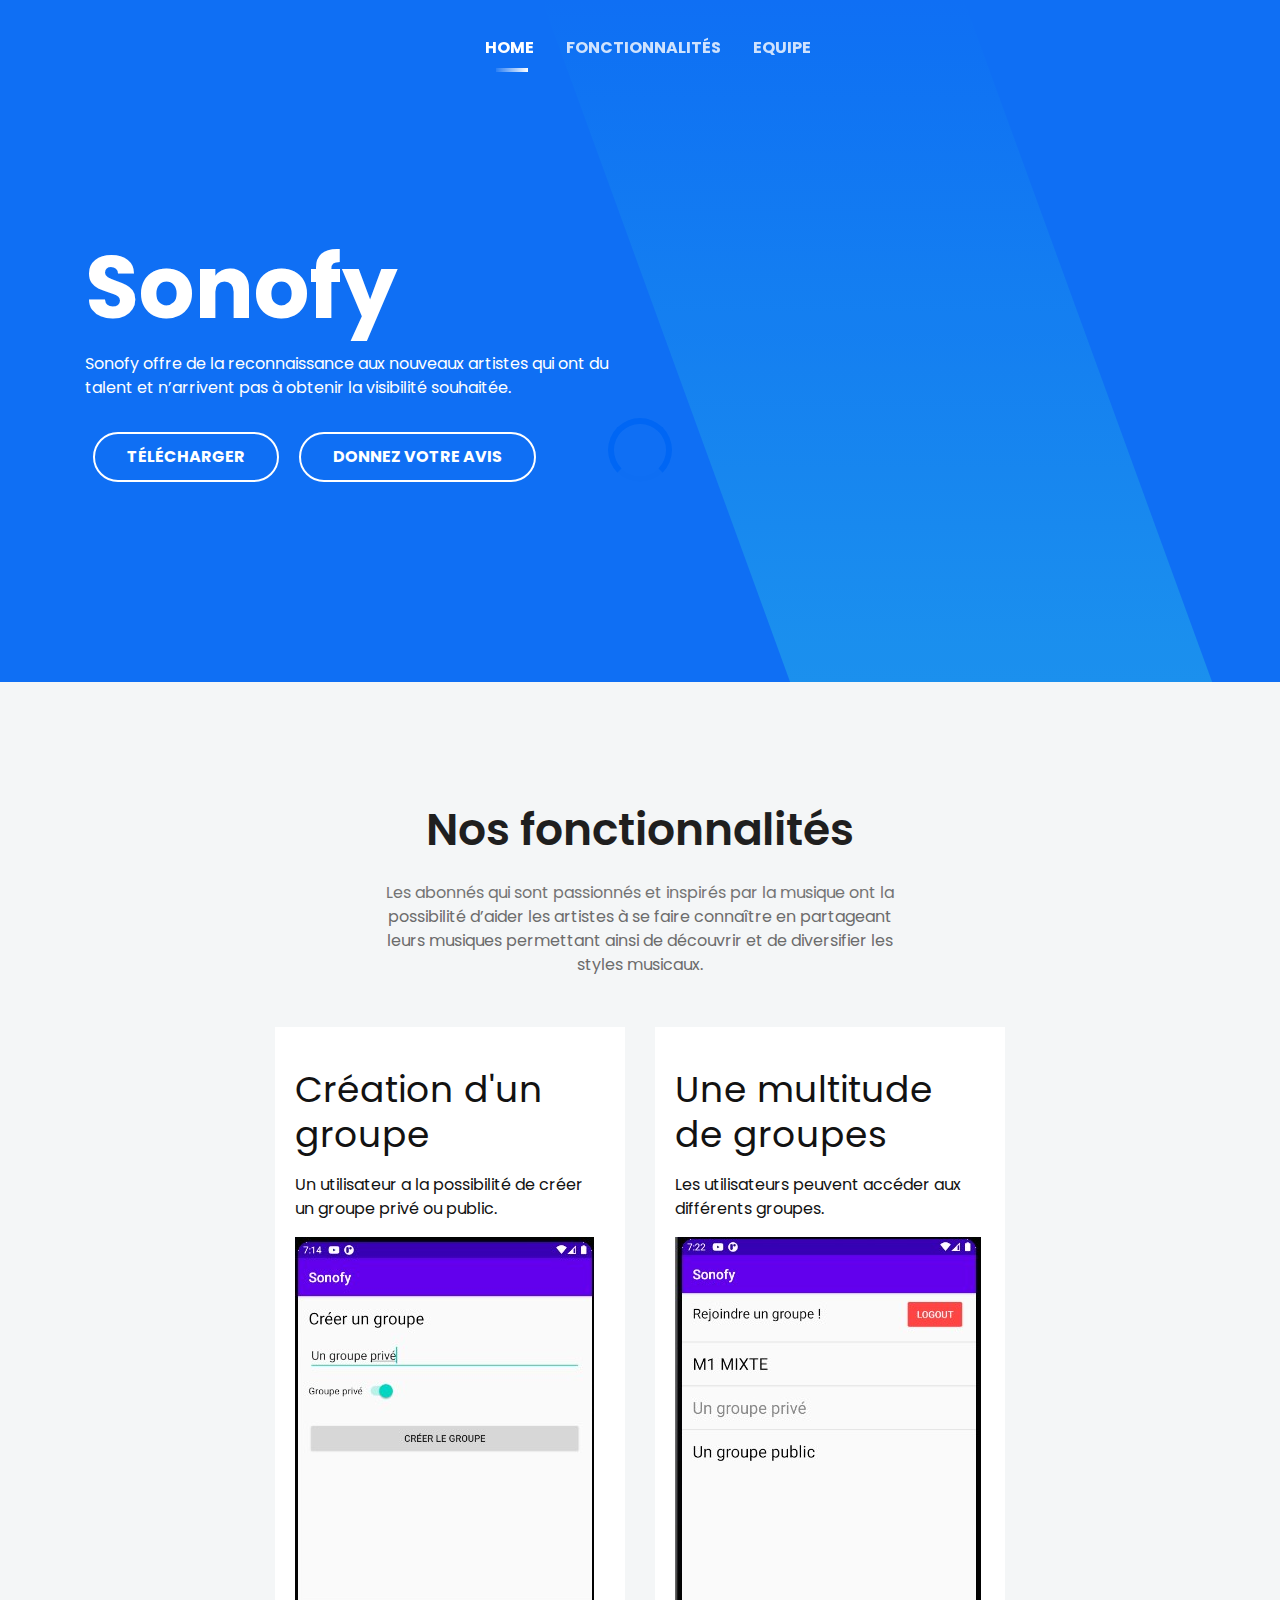
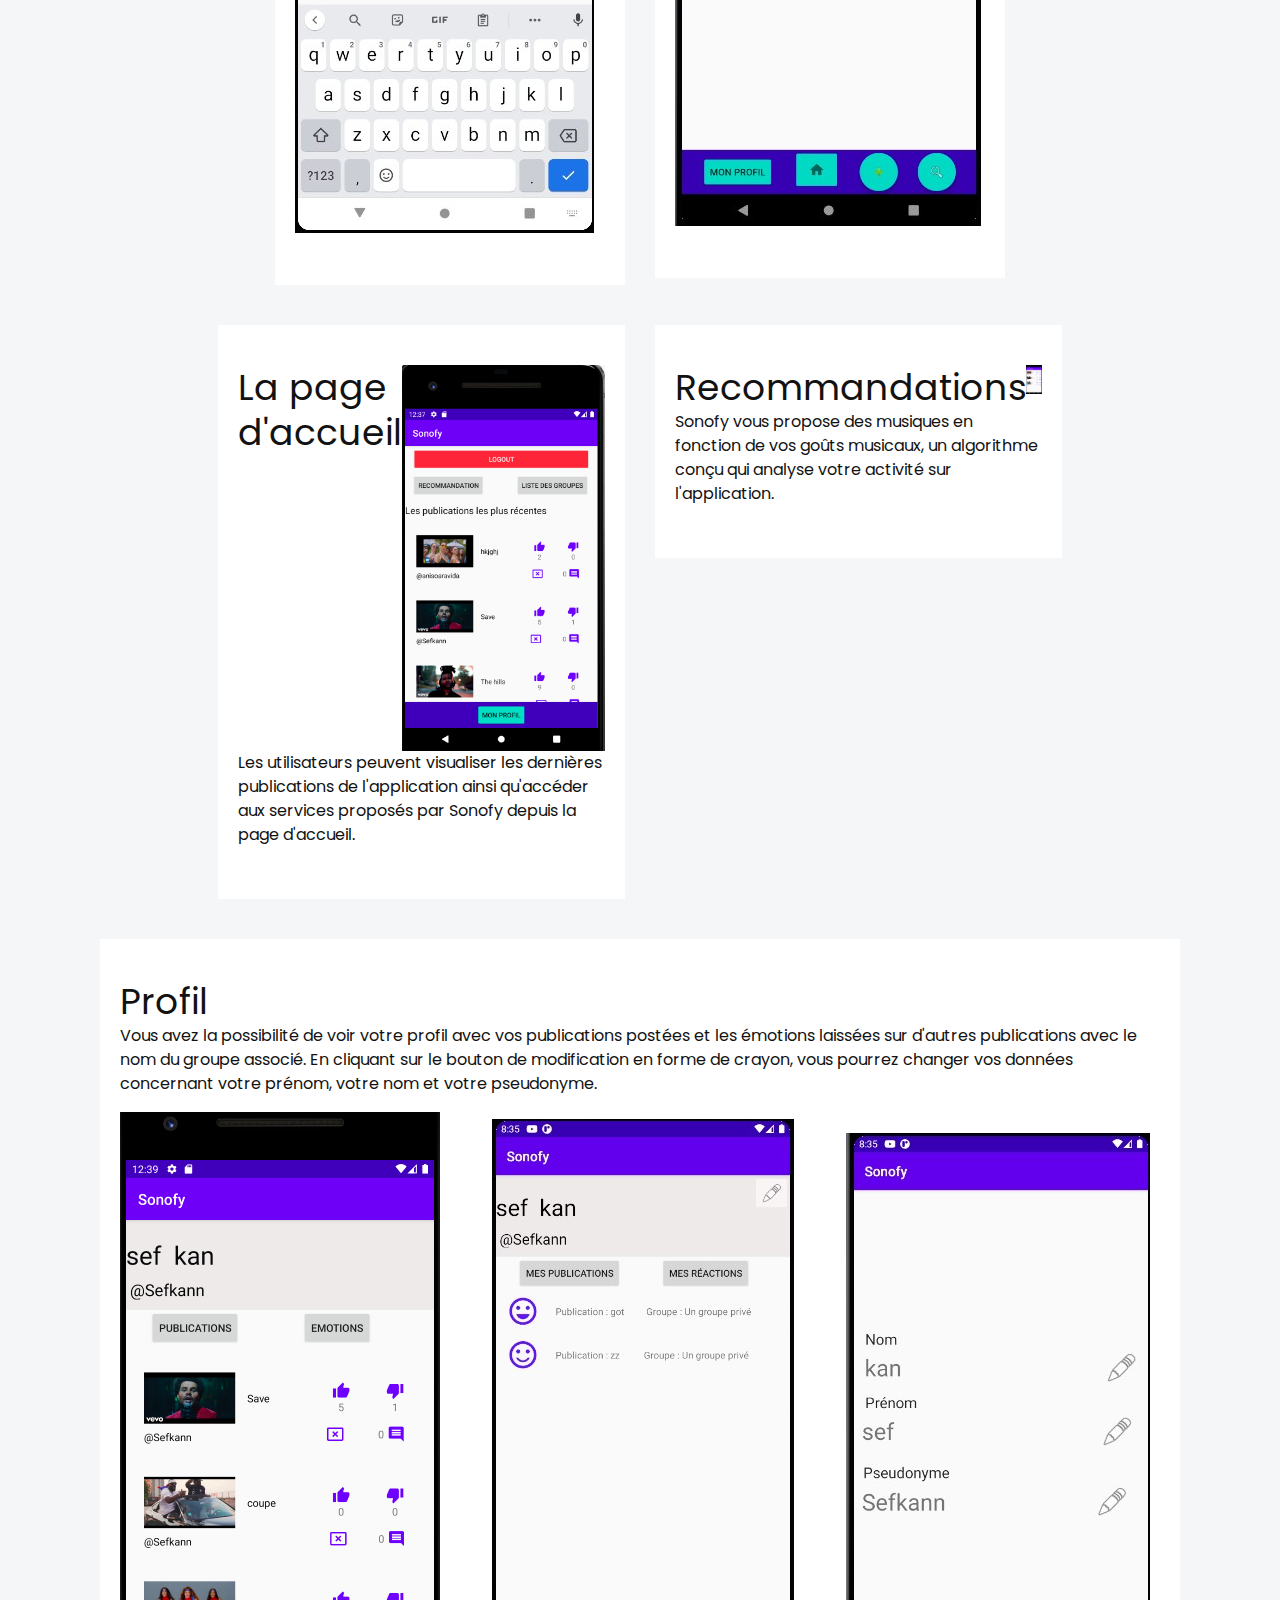
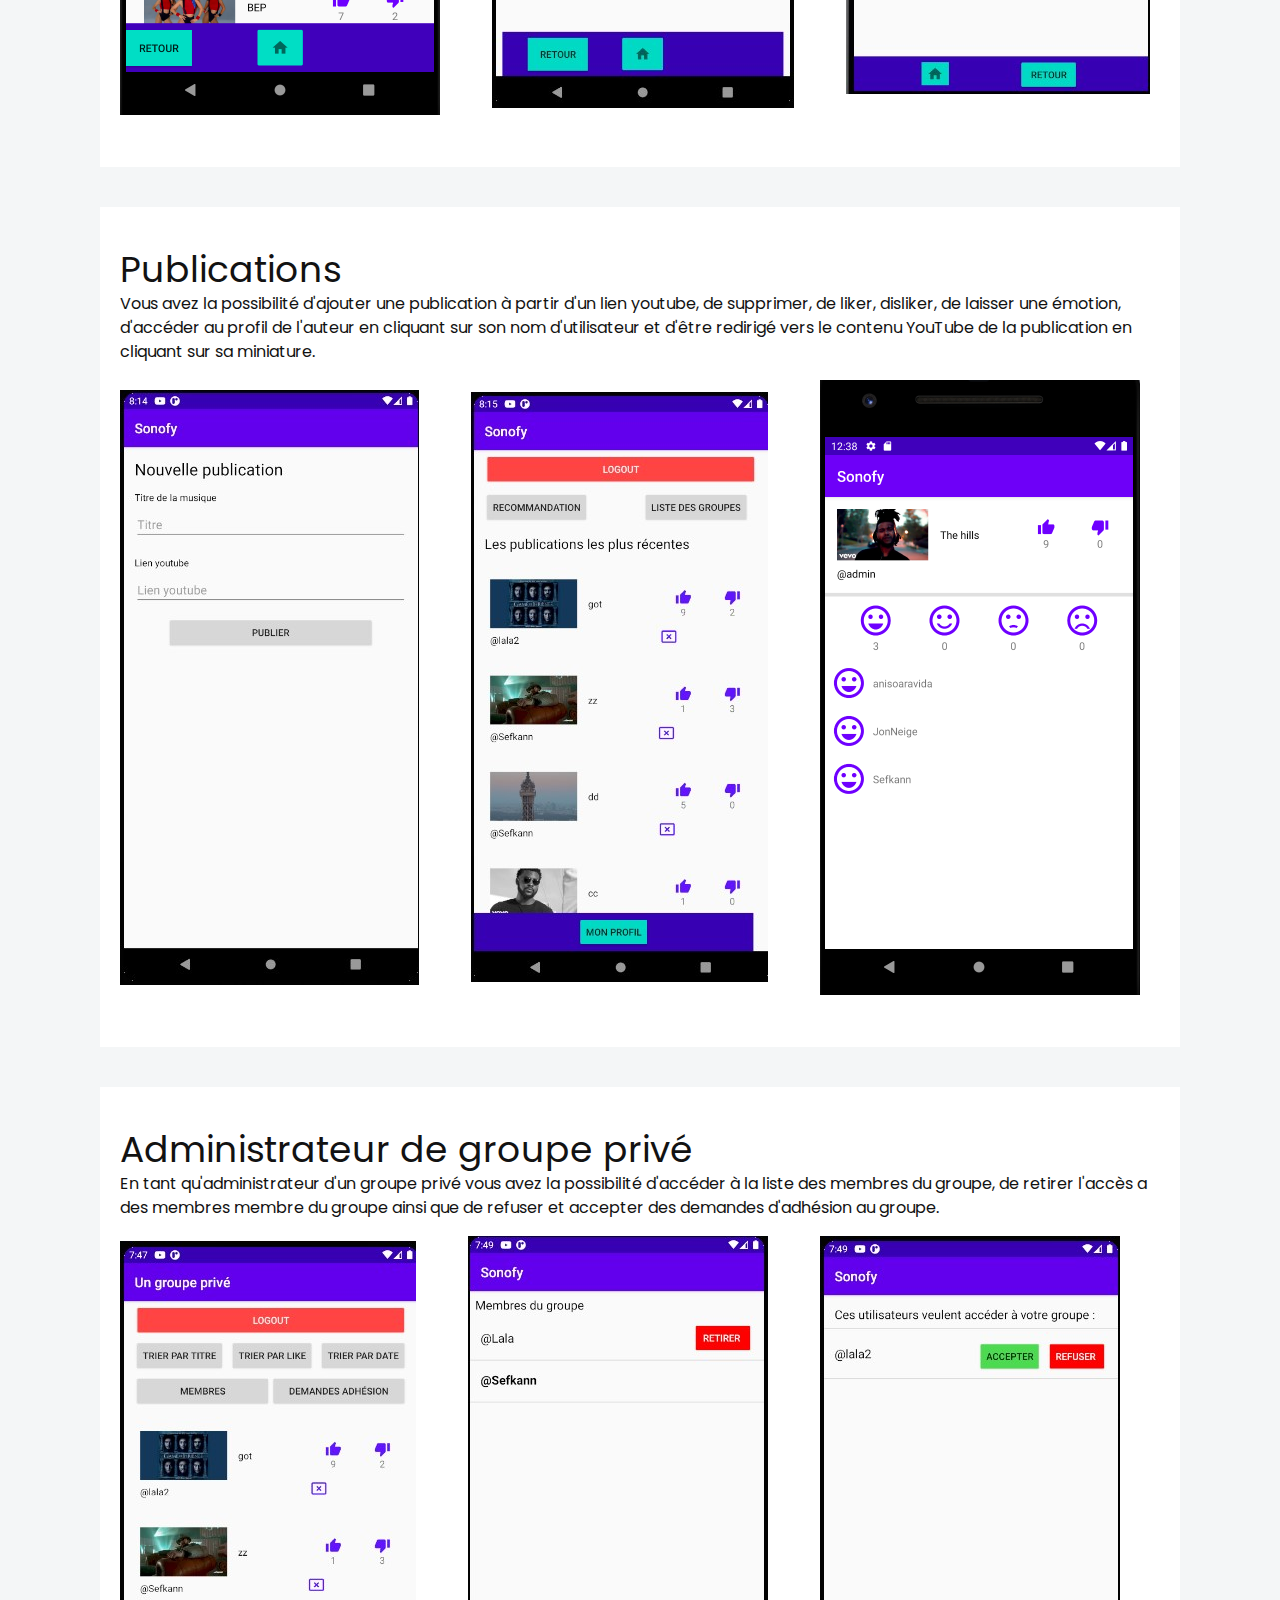
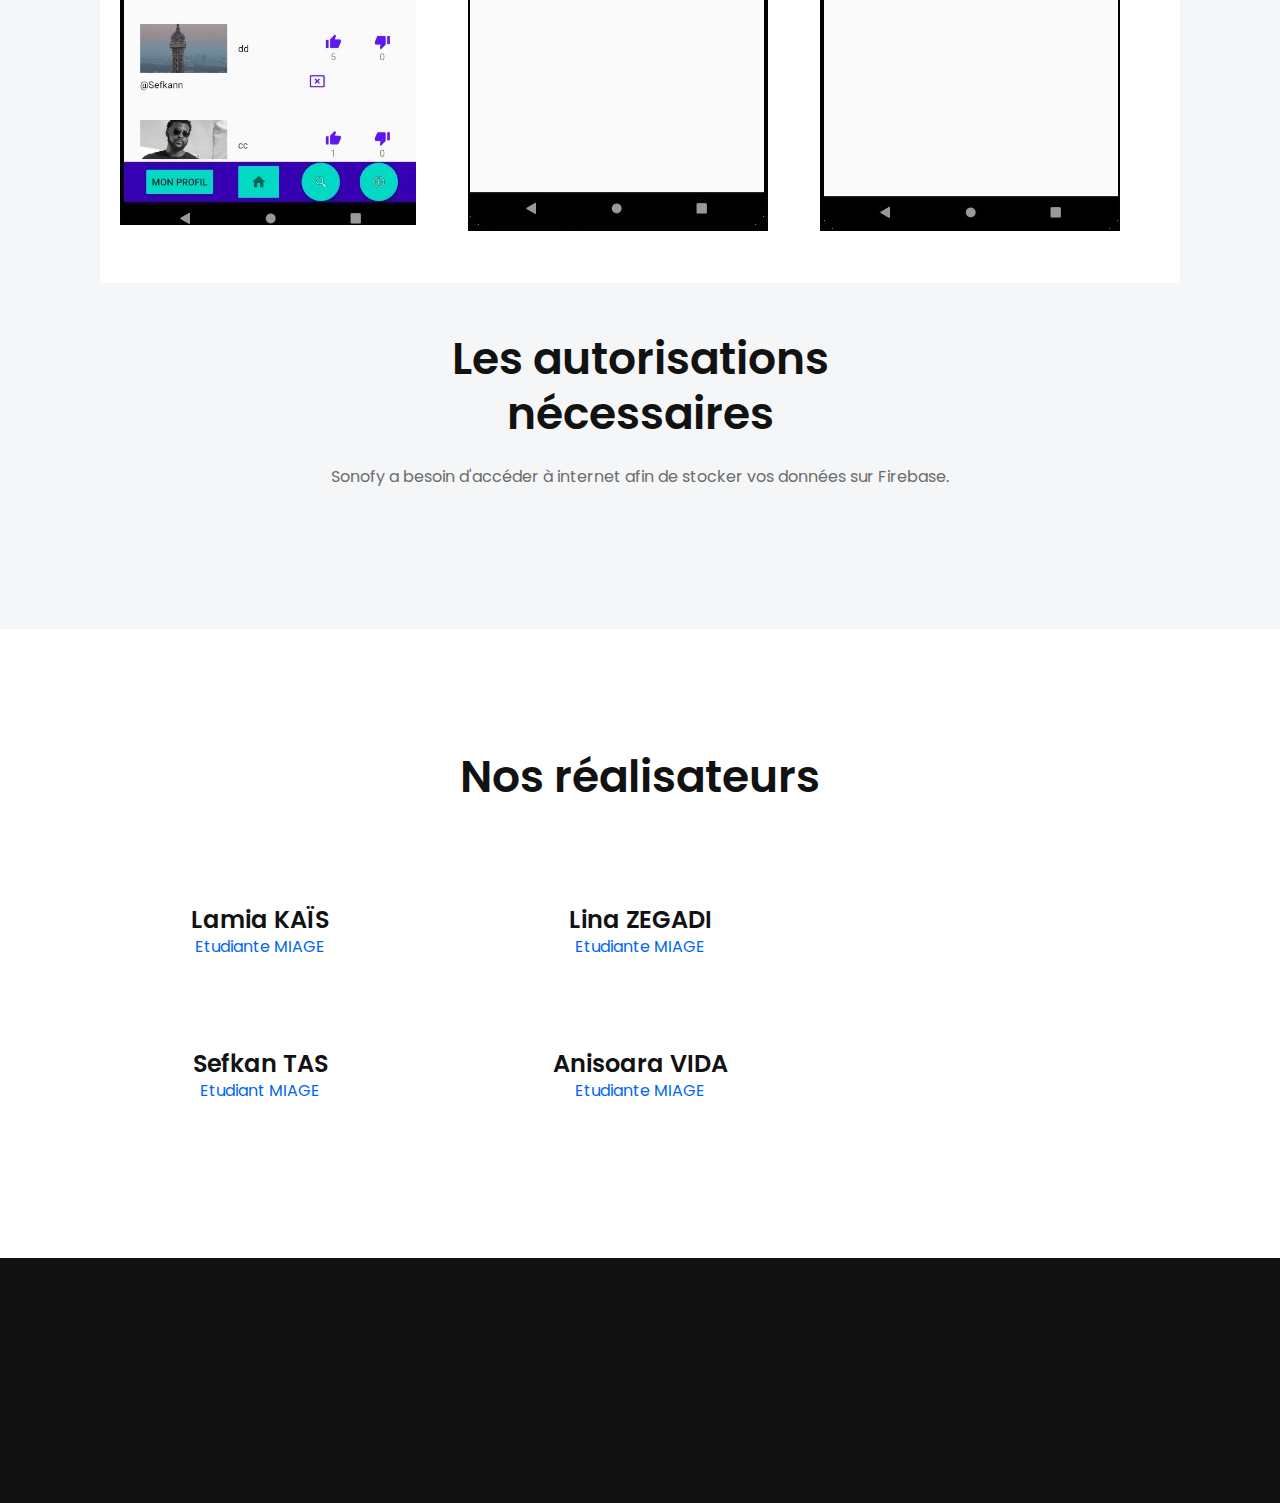
<file: index.html>
<!doctype html>
<html class="no-js" lang="en">

<head>
    <meta charset="utf-8">

    <!--====== Title ======-->
    <title>SONOFY</title>

    <meta name="description" content="">
    <meta name="viewport" content="width=device-width, initial-scale=1">

    <!--====== Favicon Icon ======-->
    <link rel="shortcut icon" href="assets/images/favicon.png" type="image/png">

    <!--====== Magnific Popup CSS ======-->
    <link rel="stylesheet" href="assets/css/magnific-popup.css">

    <!--====== Slick CSS ======-->
    <link rel="stylesheet" href="assets/css/slick.css">

    <!--====== Line Icons CSS ======-->
    <link rel="stylesheet" href="assets/css/LineIcons.css">

    <!--====== Bootstrap CSS ======-->
    <link rel="stylesheet" href="assets/css/bootstrap.min.css">

    <!--====== Default CSS ======-->
    <link rel="stylesheet" href="assets/css/default.css">

    <!--====== Style CSS ======-->
    <link rel="stylesheet" href="assets/css/style.css">

</head>

<body>
    <!--[if IE]>
    <p class="browserupgrade">You are using an <strong>outdated</strong> browser. Please <a href="https://browsehappy.com/">upgrade your browser</a> to improve your experience and security.</p>
  <![endif]-->

    <!--====== PRELOADER PART START ======-->

    <div class="preloader">
        <div class="loader">
            <div class="ytp-spinner">
                <div class="ytp-spinner-container">
                    <div class="ytp-spinner-rotator">
                        <div class="ytp-spinner-left">
                            <div class="ytp-spinner-circle"></div>
                        </div>
                        <div class="ytp-spinner-right">
                            <div class="ytp-spinner-circle"></div>
                        </div>
                    </div>
                </div>
            </div>
        </div>
    </div>

    <!--====== PRELOADER PART ENDS ======-->

    <!--====== NAVBAR TWO PART START ======-->

    <section class="navbar-area">
        <div class="container">
            <div class="row">
                <div class="col-lg-12">
                    <nav class="navbar navbar-expand-lg">

                        <a class="navbar-brand" href="#">

                        </a>

                        <button class="navbar-toggler" type="button" data-toggle="collapse" data-target="#navbarTwo" aria-controls="navbarTwo" aria-expanded="false" aria-label="Toggle navigation">
                            <span class="toggler-icon"></span>
                            <span class="toggler-icon"></span>
                            <span class="toggler-icon"></span>
                        </button>

                        <div class="collapse navbar-collapse sub-menu-bar" id="navbarTwo">
                            <ul class="navbar-nav m-auto">
                                <li class="nav-item active"><a class="page-scroll" href="#home">home</a></li>
                                <li class="nav-item"><a class="page-scroll" href="#fonctionnalites">Fonctionnalités</a></li>
                                <li class="nav-item"><a class="page-scroll" href="#team">Equipe</a></li>

                            </ul>
                        </div>


                    </nav> <!-- navbar -->
                </div>
            </div> <!-- row -->
        </div> <!-- container -->
    </section>

    <!--====== NAVBAR TWO PART ENDS ======-->

    <!--====== SLIDER PART START ======-->

    <section id="home" class="slider_area">
        <div id="carouselThree" class="carousel slide" data-ride="carousel">
            <!--
            <ol class="carousel-indicators">
                <li data-target="#carouselThree" data-slide-to="0" class="active"></li>
                <li data-target="#carouselThree" data-slide-to="1"></li>
                <li data-target="#carouselThree" data-slide-to="2"></li>
            </ol>
            -->
            <div class="carousel-inner">
                <div class="carousel-item active">
                    <div class="container">
                        <div class="row">
                            <div class="col-lg-6">
                                <div class="slider-content">
                                    <h1 class="title">Sonofy</h1>
                                    <p class="text">Sonofy offre de la reconnaissance aux nouveaux artistes qui ont du talent et n’arrivent pas à obtenir la visibilité souhaitée.</p>
                                    <ul class="slider-btn rounded-buttons">
                                        <li><a class="main-btn rounded-two" href="https://github.com/SefkanTas/Sonofy/releases/download/v1.6/sonofy.apk">Télécharger</a></li>
                                        <li><a class="main-btn rounded-two" href="https://form.dragnsurvey.com/survey/r/68faf0bb">Donnez votre avis</a></li>
                                    </ul>
                                </div>
                            </div>
                        </div> <!-- row -->
                    </div> <!-- container -->
                    <div class="slider-image-box d-none d-lg-flex align-items-end">
                        <div class="slider-image">

                        </div> <!-- slider-imgae -->
                    </div> <!-- slider-imgae box -->
                </div> <!-- carousel-item -->

            <!--
            <a class="carousel-control-prev" href="#carouselThree" role="button" data-slide="prev">
                <i class="lni lni-arrow-left"></i>
            </a>
            <a class="carousel-control-next" href="#carouselThree" role="button" data-slide="next">
                <i class="lni lni-arrow-right"></i>
            </a>
            -->
        </div>
    </section>

    <!--====== SLIDER PART ENDS ======-->

    <!--====== FEATRES TWO PART START ======-->

    <section id="fonctionnalites" class="features-area">
        <div class="container">
            <div class="row justify-content-center">
                <div class="col-lg-6 col-md-10">
                    <div class="section-title text-center pb-10">
                        <h3 class="title">Nos fonctionnalités</h3>
                        <p class="text">Les abonnés qui sont passionnés et inspirés par la musique ont la possibilité d’aider les artistes à se faire connaître en partageant leurs musiques permettant ainsi de découvrir et de diversifier les styles musicaux.
</p>
                    </div> <!-- row -->
                </div>
            </div> <!-- row -->
            <div class="row justify-content-center">
                <div class="col-lg-4 col-md-7 col-sm-9">
                    <div class="single-features mt-40">
                        <div class="features-title-icon d-flex justify-content-between">
                            <h4 class="features-title"><a href="#">Création d'un groupe</a></h4>
                            <!-- <div >
                                <img src="assets/images/creation-groupe.jpg">
                            </div> -->
                        </div>
                        <div class="features- mt-3">
                            <p class="text">Un utilisateur a la possibilité de créer un groupe privé ou public.</p>

                            <img class="mt-3" src="assets/images/creation-groupe.jpg">

                        </div>
                    </div> <!-- single features -->
                </div>
                <div class="col-lg-4 col-md-7 col-sm-9">
                    <div class="single-features mt-40">
                        <div class="features-title-icon d-flex justify-content-between">
                            <h4 class="features-title"><a href="#">Une multitude de groupes</a></h4>
                            <div>

                            </div>
                        </div>
                        <div class="mt-3">
                            <p class="text">Les utilisateurs peuvent accéder aux différents groupes.</p>
                            <img class="mt-3" src="assets/images/groupes.jpg" >
                        </div>
                    </div> <!-- single features -->
                </div>


            </div> <!-- row -->
        </div> <!-- row -->

        </div> <!-- row -->

        </div> <!-- row -->
        <div class="row justify-content-center">
            <div class="col-lg-4 col-md-7 col-sm-9">
                <div class="single-features mt-40">
                    <div class="features-title-icon d-flex justify-content-between">
                        <h4 class="features-title"><a href="#">La page d'accueil</a></h4>
                        <div c>

                            <img src="assets/images/unknown10.png" >
                        </div>
                    </div>
                    <div >
                        <p class="text">Les utilisateurs peuvent visualiser les dernières publications de l'application ainsi qu'accéder aux services proposés par Sonofy depuis la page d'accueil.</p>

                    </div>
                </div> <!-- single features -->
            </div>
            <div class="col-lg-4 col-md-7 col-sm-9">
                <div class="single-features mt-40">
                    <div class="features-title-icon d-flex justify-content-between">
                        <h4 class="features-title"><a href="#">Recommandations </a></h4>
                        <div c>

                            <img src="assets/images/unknown11.png" >
                        </div>
                    </div>
                    <div >
                        <p class="text">Sonofy vous propose des musiques en fonction de vos goûts musicaux, un algorithme conçu qui analyse votre activité sur l'application.</p>

                    </div>
                </div> <!-- single features -->
            </div>

        </div> <!-- row -->

        <div class="container">
            <div class="col-lg-12">
                <div class="single-features mt-40">
                    <div class="features-title-icon d-flex justify-content-between">
                        <h4 class="features-title"><a href="#">Profil</a></h4>
                    </div>
                    <div >
                        <p class="text">
                            Vous avez la possibilité de voir votre profil avec vos publications postées et 
                            les émotions laissées sur d'autres publications avec le nom du groupe associé.
                            En cliquant sur le bouton de modification en forme de crayon, vous pourrez changer
                            vos données concernant votre prénom, votre nom et votre pseudonyme.
                        </p>
                        <div class="mt-3">
                            <img class="" style="max-width: 20em;" src="assets/images/unknown14.png" >
                            <img class="ml-5" style="max-width: 20em;" src="assets/images/profil_1.jpg" >
                            <img class="ml-5" style="max-width: 20em;" src="assets/images/profil_2.jpg" >
                        </div>
                    </div>
                </div> <!-- single features -->
            </div>
        </div>

        <div class="container">
            <div class="col-lg-12">
                <div class="single-features mt-40">
                    <div class="features-title-icon d-flex justify-content-between">
                        <h4 class="features-title"><a href="#">Publications</a></h4>
                    </div>
                    <div >
                        <p class="text">
                            Vous avez la possibilité d'ajouter une publication à partir d'un lien youtube,
                            de supprimer, de liker, disliker, de laisser une émotion, d'accéder au profil de l'auteur
                            en cliquant sur son nom d'utilisateur
                            et d'être redirigé vers le contenu YouTube de la publication en cliquant sur sa miniature.
                        </p>
                        <div class="mt-3">
                            <img class="" style="max-width: 20em;" src="assets/images/publication_1.jpg" >
                            <img class="ml-5" style="max-width: 20em;" src="assets/images/publication_2.jpg" >
                            <img class="ml-5" style="max-width: 20em;" src="assets/images/unknown13.png" >
                        </div>
                    </div>
                </div> <!-- single features -->
            </div>
        </div>


        <div class="container">
            <div class="col-lg-12">
                <div class="single-features mt-40">
                    <div class="features-title-icon d-flex justify-content-between">
                        <h4 class="features-title"><a href="#">Administrateur de groupe privé</a></h4>
                    </div>
                    <div >
                        <p class="text">
                            En tant qu'administrateur d'un groupe privé vous avez la possibilité d'accéder à la liste
                            des membres du groupe, de retirer l'accès a des membres membre du groupe ainsi que de
                            refuser et accepter des demandes d'adhésion au groupe. 
                        </p>
                        <div class="mt-3">
                            <img class="" style="max-width: 20em;" src="assets/images/admin_1.jpg" >
                            <img class="ml-5" style="max-width: 20em;" src="assets/images/admin_2.jpg" >
                            <img class="ml-5" style="max-width: 20em;" src="assets/images/admin_3.jpg" >
                        </div>
                    </div>
                </div> <!-- single features -->
            </div>
        </div>
        <div class="row justify-content-center mt-5">
            <div class="col-lg-6 col-md-10">
                <div class="section-title text-center pb-10">
                    <h3 class="title">Les autorisations nécessaires</h3>
                    <p class="text">
                        Sonofy a besoin d'accéder à internet afin de stocker vos données sur Firebase.
                    </p>
                </div> <!-- row -->
            </div>
        </div> <!-- row -->


        </div> <!-- container -->
    </section>

    <!--====== FEATRES TWO PART ENDS ======-->

    <!--====== PORTFOLIO PART START ======-->


    <!--====== PRINICNG ENDS ======-->

    <!--====== ABOUT PART START ======-->

    <!--====== ABOUT PART ENDS ======-->

    <!--====== TESTIMONIAL PART START ======-->


    <!--====== TESTIMONIAL PART ENDS ======-->

    <!--====== TEAM START ======-->

    <section id="team" class="team-area pt-120 pb-130" >
        <div class="container">
            <div class="row justify-content-center">
                <div class="col-lg-6 col-md-10">
                    <div class="section-title text-center pb-30">
                        <h3 class="title">Nos réalisateurs</h3>
                        <br>
                        <br>
                        <br>
                        <p class="text"></p>
                    </div> <!-- section title -->
                </div>
            </div> <!-- row -->
            <br>
            <div class="row">
                <div class="col-lg-4 col-sm-6">
                    <div class="team-style-eleven text-center mt-30 wow fadeIn" data-wow-duration="1s" data-wow-delay="0s">

                        <div class="team-content">

                            <h4 class="team-name"><a href="https://www.linkedin.com/in/lamia-kais-2b9248173/">Lamia KAÏS</a></h4>
                            <span class="sub-title">Etudiante MIAGE</span>

                        </div>
                    </div> <!-- single team -->
                </div>

                <div class="col-lg-4 col-sm-6">
                    <div class="team-style-eleven text-center mt-30 wow fadeIn" data-wow-duration="1s" data-wow-delay="0s">
                        <div class="team-image">

                        </div>
                        <div class="team-content">

                            <h4 class="team-name"><a href="https://www.linkedin.com/in/medjda-lina-zegadi-23a125197/">Lina ZEGADI</a></h4>
                            <span class="sub-title">Etudiante MIAGE</span>

                        </div>
                    </div> <!-- single team -->
                </div>
                <br>
                <br>
                <br>
            </div>
            <br>
            <br>
            <br>
            <div class="row">
                <div class="col-lg-4 col-sm-6">
                    <div class="team-style-eleven text-center mt-30 wow fadeIn" data-wow-duration="1s" data-wow-delay="0s">
                        <div class="team-image">

                        </div>
                        <div class="team-content">

                            <h4 class="team-name"><a href="https://www.linkedin.com/in/sefkantas/">Sefkan TAS</a></h4>
                            <span class="sub-title">Etudiant MIAGE</span>

                        </div>
                    </div> <!-- single team -->
                </div>
                <div class="col-lg-4 col-sm-6">
                    <div class="team-style-eleven text-center mt-30 wow fadeIn" data-wow-duration="1s" data-wow-delay="0s">
                        <div class="team-image">

                        </div>
                        <div class="team-content">

                            <h4 class="team-name"><a href="https://github.com/AnisoaraVida">Anisoara VIDA</a></h4>
                            <span class="sub-title">Etudiante MIAGE</span>

                        </div>
                    </div> <!-- single team -->
                </div>
            </div>
        </div><!-- row -->
        </div> <!-- container -->
    </section>

    <!--====== TEAM  ENDS ======-->

    <!--====== CONTACT PART START ======-->


    <!--====== CONTACT PART ENDS ======-->

    <!--====== FOOTER PART START ======-->

    <section class="footer-area footer-dark">
        <div class="container">
        <div class="container">
            <div class="row justify-content-center">
                <div class="col-lg-6">
                      <!--
                          <div class="footer-logo text-center"></div>
                        <ul class="social text-center mt-60">
                        <li><a href="https://facebook.com/"><i class="lni lni-facebook-filled"></i></a></li>
                        <li><a href="https://twitter.com/"><i class="lni lni-twitter-original"></i></a></li>
                        <li><a href="https://instagram.com/"><i class="lni lni-instagram-original"></i></a></li>
                        <li><a href="#"><i class="lni lni-linkedin-original"></i></a></li>
                    </ul>-->
                    <div class="copyright text-center mt-35">

                        </div> <!--  copyright -->
                </div>
            </div> <!-- row -->
        </div> <!-- container -->
    </section>

    <!--====== FOOTER PART ENDS ======-->

    <!--====== BACK TOP TOP PART START ======-->

    <a href="#" class="back-to-top"><i class="lni lni-chevron-up"></i></a>

    <!--====== BACK TOP TOP PART ENDS ======-->

    <!--====== PART START ======-->

<!--
    <section class="">
        <div class="container">
            <div class="row">
                <div class="col-lg-">

                </div>
            </div>
        </div>
    </section>
-->

    <!--====== PART ENDS ======-->




    <!--====== Jquery js ======-->
    <script src="assets/js/vendor/jquery-1.12.4.min.js"></script>
    <script src="assets/js/vendor/modernizr-3.7.1.min.js"></script>

    <!--====== Bootstrap js ======-->
    <script src="assets/js/popper.min.js"></script>
    <script src="assets/js/bootstrap.min.js"></script>

    <!--====== Slick js ======-->
    <script src="assets/js/slick.min.js"></script>

    <!--====== Magnific Popup js ======-->
    <script src="assets/js/jquery.magnific-popup.min.js"></script>

    <!--====== Ajax Contact js ======-->
    <script src="assets/js/ajax-contact.js"></script>

    <!--====== Isotope js ======-->
    <script src="assets/js/imagesloaded.pkgd.min.js"></script>
    <script src="assets/js/isotope.pkgd.min.js"></script>

    <!--====== Scrolling Nav js ======-->
    <script src="assets/js/jquery.easing.min.js"></script>
    <script src="assets/js/scrolling-nav.js"></script>

    <!--====== Main js ======-->
    <script src="assets/js/main.js"></script>

</body>
</html>
</file>
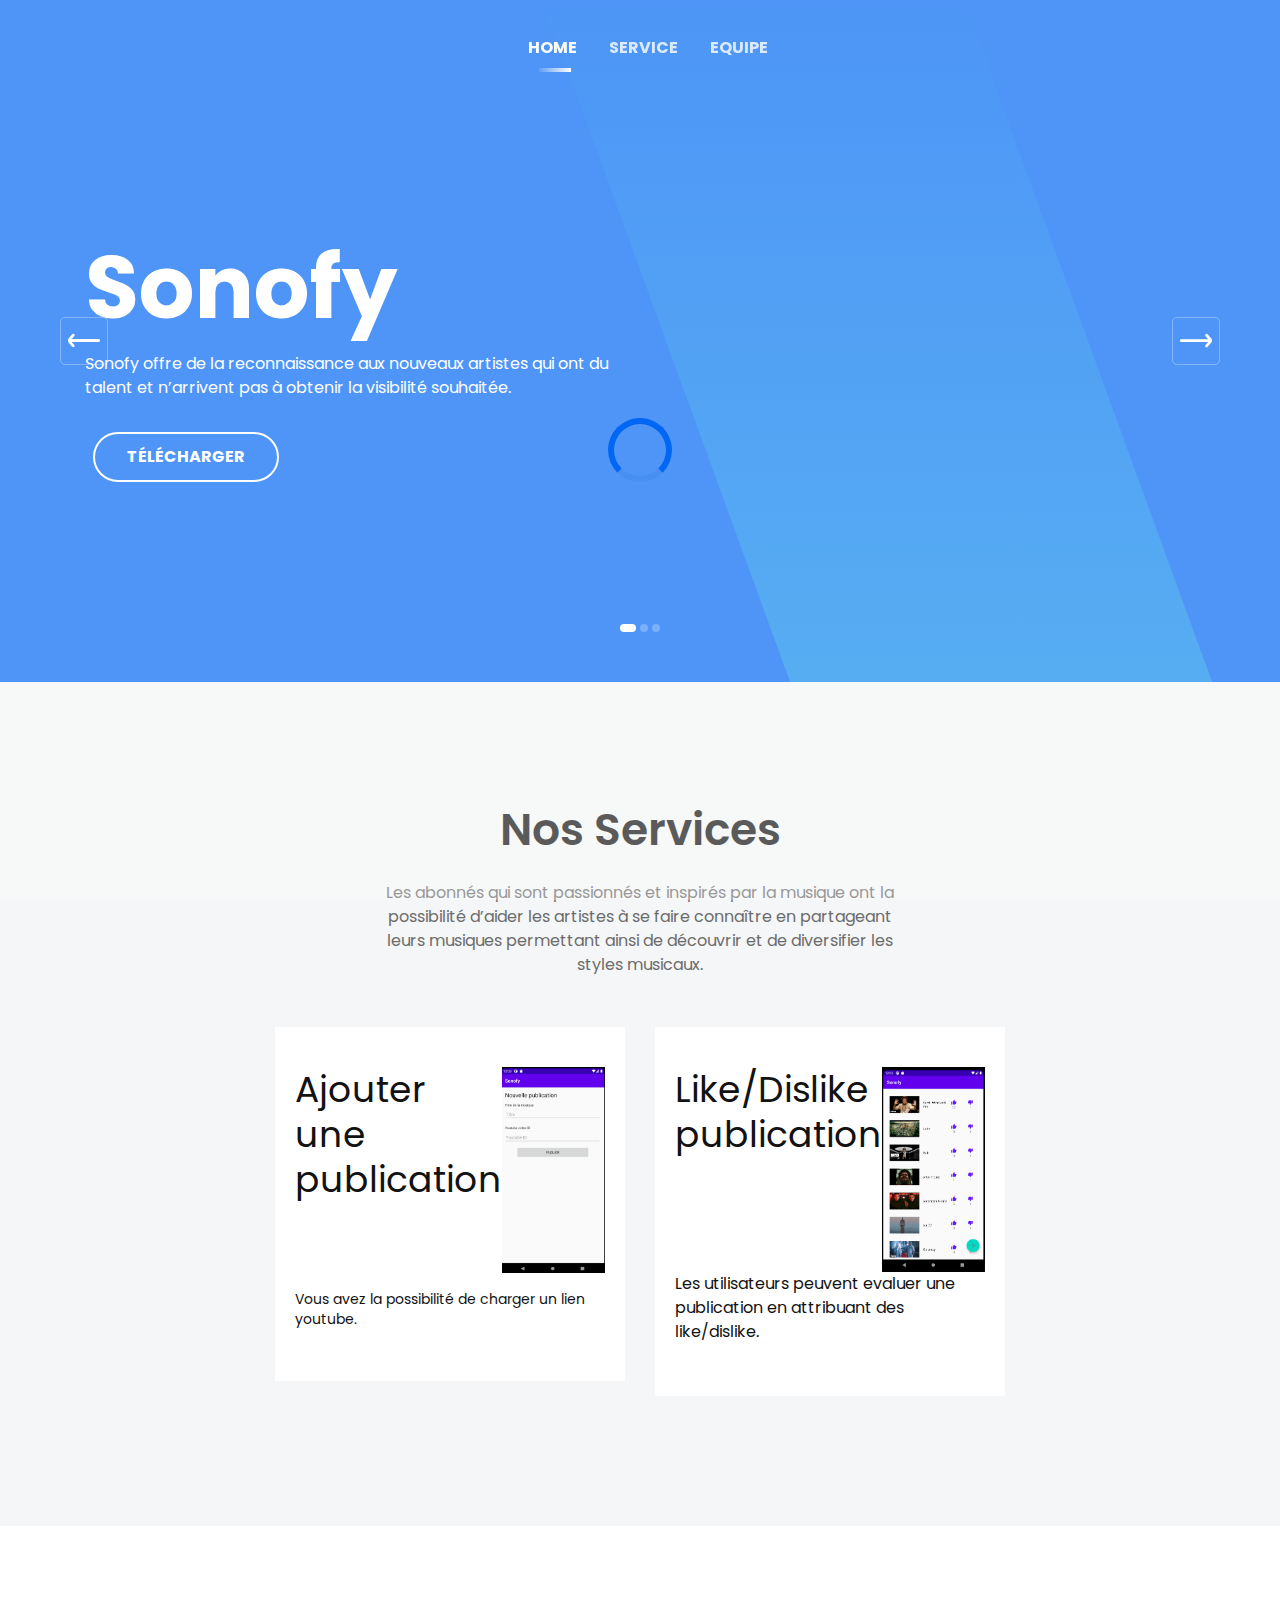
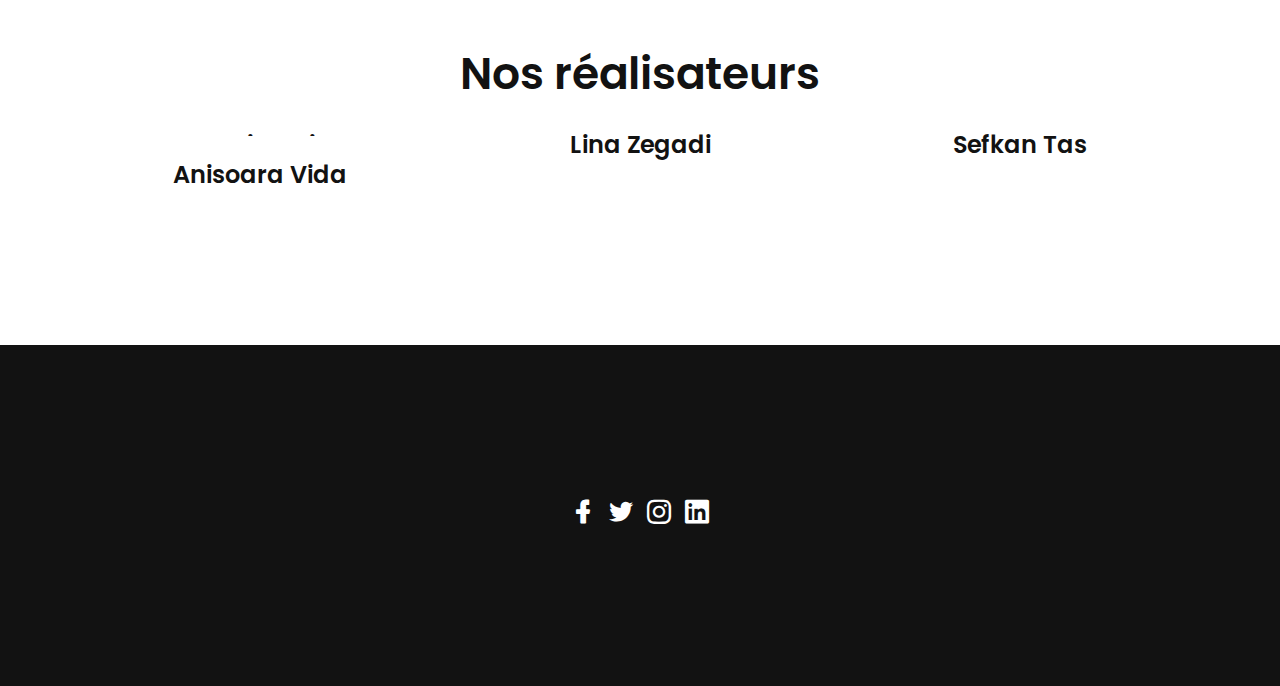
<file: webPage/index.html>
<!doctype html>
<html class="no-js" lang="en">

<head>
    <meta charset="utf-8">

    <!--====== Title ======-->
    <title>Smash - Bootstrap Business Template</title>

    <meta name="description" content="">
    <meta name="viewport" content="width=device-width, initial-scale=1">

    <!--====== Favicon Icon ======-->
    <link rel="shortcut icon" href="assets/images/favicon.png" type="image/png">

    <!--====== Magnific Popup CSS ======-->
    <link rel="stylesheet" href="assets/css/magnific-popup.css">

    <!--====== Slick CSS ======-->
    <link rel="stylesheet" href="assets/css/slick.css">

    <!--====== Line Icons CSS ======-->
    <link rel="stylesheet" href="assets/css/LineIcons.css">

    <!--====== Bootstrap CSS ======-->
    <link rel="stylesheet" href="assets/css/bootstrap.min.css">

    <!--====== Default CSS ======-->
    <link rel="stylesheet" href="assets/css/default.css">

    <!--====== Style CSS ======-->
    <link rel="stylesheet" href="assets/css/style.css">

</head>

<body>
    <!--[if IE]>
    <p class="browserupgrade">You are using an <strong>outdated</strong> browser. Please <a href="https://browsehappy.com/">upgrade your browser</a> to improve your experience and security.</p>
  <![endif]-->

    <!--====== PRELOADER PART START ======-->

    <div class="preloader">
        <div class="loader">
            <div class="ytp-spinner">
                <div class="ytp-spinner-container">
                    <div class="ytp-spinner-rotator">
                        <div class="ytp-spinner-left">
                            <div class="ytp-spinner-circle"></div>
                        </div>
                        <div class="ytp-spinner-right">
                            <div class="ytp-spinner-circle"></div>
                        </div>
                    </div>
                </div>
            </div>
        </div>
    </div>

    <!--====== PRELOADER PART ENDS ======-->

    <!--====== NAVBAR TWO PART START ======-->

    <section class="navbar-area">
        <div class="container">
            <div class="row">
                <div class="col-lg-12">
                    <nav class="navbar navbar-expand-lg">

                        <a class="navbar-brand" href="#">

                        </a>

                        <button class="navbar-toggler" type="button" data-toggle="collapse" data-target="#navbarTwo" aria-controls="navbarTwo" aria-expanded="false" aria-label="Toggle navigation">
                            <span class="toggler-icon"></span>
                            <span class="toggler-icon"></span>
                            <span class="toggler-icon"></span>
                        </button>

                        <div class="collapse navbar-collapse sub-menu-bar" id="navbarTwo">
                            <ul class="navbar-nav m-auto">
                                <li class="nav-item active"><a class="page-scroll" href="#home">home</a></li>
                                <li class="nav-item"><a class="page-scroll" href="#services">Service</a></li>
                                <li class="nav-item"><a class="page-scroll" href="#team">Equipe</a></li>

                            </ul>
                        </div>


                    </nav> <!-- navbar -->
                </div>
            </div> <!-- row -->
        </div> <!-- container -->
    </section>

    <!--====== NAVBAR TWO PART ENDS ======-->

    <!--====== SLIDER PART START ======-->

    <section id="home" class="slider_area">
        <div id="carouselThree" class="carousel slide" data-ride="carousel">
            <ol class="carousel-indicators">
                <li data-target="#carouselThree" data-slide-to="0" class="active"></li>
                <li data-target="#carouselThree" data-slide-to="1"></li>
                <li data-target="#carouselThree" data-slide-to="2"></li>
            </ol>

            <div class="carousel-inner">
                <div class="carousel-item active">
                    <div class="container">
                        <div class="row">
                            <div class="col-lg-6">
                                <div class="slider-content">
                                    <h1 class="title">Sonofy</h1>
                                    <p class="text">Sonofy offre de la reconnaissance aux nouveaux artistes qui ont du talent et n’arrivent pas à obtenir la visibilité souhaitée.</p>
                                    <ul class="slider-btn rounded-buttons">

                                        <li><a class="main-btn rounded-two" href="#">Télécharger</a></li>
                                    </ul>
                                </div>
                            </div>
                        </div> <!-- row -->
                    </div> <!-- container -->
                    <div class="slider-image-box d-none d-lg-flex align-items-end">
                        <div class="slider-image">

                        </div> <!-- slider-imgae -->
                    </div> <!-- slider-imgae box -->
                </div> <!-- carousel-item -->


            <a class="carousel-control-prev" href="#carouselThree" role="button" data-slide="prev">
                <i class="lni lni-arrow-left"></i>
            </a>
            <a class="carousel-control-next" href="#carouselThree" role="button" data-slide="next">
                <i class="lni lni-arrow-right"></i>
            </a>
        </div>
    </section>

    <!--====== SLIDER PART ENDS ======-->

    <!--====== FEATRES TWO PART START ======-->

    <section id="services" class="features-area">
        <div class="container">
            <div class="row justify-content-center">
                <div class="col-lg-6 col-md-10">
                    <div class="section-title text-center pb-10">
                        <h3 class="title">Nos Services</h3>
                        <p class="text">Les abonnés qui sont passionnés et inspirés par la musique ont la possibilité d’aider les artistes à se faire connaître en partageant leurs musiques permettant ainsi de découvrir et de diversifier les styles musicaux.
</p>
                    </div> <!-- row -->
                </div>
            </div> <!-- row -->
            <div class="row justify-content-center">
                <div class="col-lg-4 col-md-7 col-sm-9">
                    <div class="single-features mt-40">
                        <div class="features-title-icon d-flex justify-content-between">
                            <h4 class="features-title"><a href="#">Ajouter une publication</a></h4>
                            <div >

                                <img src="assets/images/unknown.png">
                            </div>
                        </div>
                        <div class="features-content">
                            <p class="text">Vous avez la possibilité de charger un lien youtube.</p>

                        </div>
                    </div> <!-- single features -->
                </div>
                <div class="col-lg-4 col-md-7 col-sm-9">
                    <div class="single-features mt-40">
                        <div class="features-title-icon d-flex justify-content-between">
                            <h4 class="features-title"><a href="#">Like/Dislike publication</a></h4>
                            <div c>

                                <img src="assets/images/unknown1.png" >
                            </div>
                        </div>
                        <div >
                            <p class="text">Les utilisateurs peuvent evaluer une publication en attribuant des like/dislike.</p>

                        </div>
                    </div> <!-- single features -->
                </div>

            </div> <!-- row -->
        </div> <!-- container -->
    </section>

    <!--====== FEATRES TWO PART ENDS ======-->

    <!--====== PORTFOLIO PART START ======-->


    <!--====== PRINICNG ENDS ======-->

    <!--====== ABOUT PART START ======-->

    <!--====== ABOUT PART ENDS ======-->

    <!--====== TESTIMONIAL PART START ======-->


    <!--====== TESTIMONIAL PART ENDS ======-->

    <!--====== TEAM START ======-->

    <section id="team" class="team-area pt-120 pb-130">
        <div class="container">
            <div class="row justify-content-center">
                <div class="col-lg-6 col-md-10">
                    <div class="section-title text-center pb-30">
                        <h3 class="title">Nos réalisateurs</h3>
                        <p class="text"></p>
                    </div> <!-- section title -->
                </div>
            </div> <!-- row -->
            <div class="row">
                <div class="col-lg-4 col-sm-6">
                    <div class="team-style-eleven text-center mt-30 wow fadeIn" data-wow-duration="1s" data-wow-delay="0s">

                        <div class="team-content">

                            <h4 class="team-name"><a href="#">Lamia Kais</a></h4>

                        </div>
                    </div> <!-- single team -->
                </div>
                <div class="col-lg-4 col-sm-6">
                    <div class="team-style-eleven text-center mt-30 wow fadeIn" data-wow-duration="1s" data-wow-delay="0s">
                        <div class="team-image">

                        </div>
                        <div class="team-content">

                            <h4 class="team-name"><a href="#">Lina Zegadi</a></h4>

                        </div>
                    </div> <!-- single team -->
                </div>
                <div class="col-lg-4 col-sm-6">
                    <div class="team-style-eleven text-center mt-30 wow fadeIn" data-wow-duration="1s" data-wow-delay="0s">
                        <div class="team-image">

                        </div>
                        <div class="team-content">

                            <h4 class="team-name"><a href="#">Sefkan Tas</a></h4>

                        </div>
                    </div> <!-- single team -->
                </div>
                <div class="col-lg-4 col-sm-6">
                    <div class="team-style-eleven text-center mt-30 wow fadeIn" data-wow-duration="1s" data-wow-delay="0s">
                        <div class="team-image">

                        </div>
                        <div class="team-content">

                            <h4 class="team-name"><a href="#">Anisoara Vida</a></h4>

                        </div>
                    </div> <!-- single team -->
                </div>
            </div> <!-- row -->
        </div> <!-- container -->
    </section>

    <!--====== TEAM  ENDS ======-->

    <!--====== CONTACT PART START ======-->


    <!--====== CONTACT PART ENDS ======-->

    <!--====== FOOTER PART START ======-->

    <section class="footer-area footer-dark">
        <div class="container">
            <div class="row justify-content-center">
                <div class="col-lg-6">
                    <div class="footer-logo text-center">

                    </div> <!-- footer logo -->
                    <ul class="social text-center mt-60">
                        <li><a href="https://facebook.com/uideckHQ"><i class="lni lni-facebook-filled"></i></a></li>
                        <li><a href="https://twitter.com/uideckHQ"><i class="lni lni-twitter-original"></i></a></li>
                        <li><a href="https://instagram.com/uideckHQ"><i class="lni lni-instagram-original"></i></a></li>
                        <li><a href="#"><i class="lni lni-linkedin-original"></i></a></li>
                    </ul> <!-- social -->

                    <div class="copyright text-center mt-35">

                        </div> <!--  copyright -->
                </div>
            </div> <!-- row -->
        </div> <!-- container -->
    </section>

    <!--====== FOOTER PART ENDS ======-->

    <!--====== BACK TOP TOP PART START ======-->

    <a href="#" class="back-to-top"><i class="lni lni-chevron-up"></i></a>

    <!--====== BACK TOP TOP PART ENDS ======-->

    <!--====== PART START ======-->

<!--
    <section class="">
        <div class="container">
            <div class="row">
                <div class="col-lg-">

                </div>
            </div>
        </div>
    </section>
-->

    <!--====== PART ENDS ======-->




    <!--====== Jquery js ======-->
    <script src="assets/js/vendor/jquery-1.12.4.min.js"></script>
    <script src="assets/js/vendor/modernizr-3.7.1.min.js"></script>

    <!--====== Bootstrap js ======-->
    <script src="assets/js/popper.min.js"></script>
    <script src="assets/js/bootstrap.min.js"></script>

    <!--====== Slick js ======-->
    <script src="assets/js/slick.min.js"></script>

    <!--====== Magnific Popup js ======-->
    <script src="assets/js/jquery.magnific-popup.min.js"></script>

    <!--====== Ajax Contact js ======-->
    <script src="assets/js/ajax-contact.js"></script>

    <!--====== Isotope js ======-->
    <script src="assets/js/imagesloaded.pkgd.min.js"></script>
    <script src="assets/js/isotope.pkgd.min.js"></script>

    <!--====== Scrolling Nav js ======-->
    <script src="assets/js/jquery.easing.min.js"></script>
    <script src="assets/js/scrolling-nav.js"></script>

    <!--====== Main js ======-->
    <script src="assets/js/main.js"></script>

</body>

</html>
</file>
<file: assets/css/default.css>
/* Deafult Margin & Padding */
/*-- Margin Top --*/
.mt-5 {
	margin-top: 5px;
}
.mt-10 {
	margin-top: 10px;
}
.mt-15 {
	margin-top: 15px;
}
.mt-20 {
	margin-top: 20px;
}
.mt-25 {
	margin-top: 25px;
}
.mt-30 {
	margin-top: 30px;
}
.mt-35 {
	margin-top: 35px;
}
.mt-40 {
	margin-top: 40px;
}
.mt-45 {
	margin-top: 45px;
}
.mt-50 {
	margin-top: 50px;
}
.mt-55 {
	margin-top: 55px;
}
.mt-60 {
	margin-top: 60px;
}
.mt-65 {
	margin-top: 65px;
}
.mt-70 {
	margin-top: 70px;
}
.mt-75 {
	margin-top: 75px;
}
.mt-80 {
	margin-top: 80px;
}
.mt-85 {
	margin-top: 85px;
}
.mt-90 {
	margin-top: 90px;
}
.mt-95 {
	margin-top: 95px;
}
.mt-100 {
	margin-top: 100px;
}
.mt-105 {
	margin-top: 105px;
}
.mt-110 {
	margin-top: 110px;
}
.mt-115 {
	margin-top: 115px;
}
.mt-120 {
	margin-top: 120px;
}
.mt-125 {
	margin-top: 125px;
}
.mt-130 {
	margin-top: 130px;
}
.mt-135 {
	margin-top: 135px;
}
.mt-140 {
	margin-top: 140px;
}
.mt-145 {
	margin-top: 145px;
}
.mt-150 {
	margin-top: 150px;
}
.mt-155 {
	margin-top: 155px;
}
.mt-160 {
	margin-top: 160px;
}
.mt-165 {
	margin-top: 165px;
}
.mt-170 {
	margin-top: 170px;
}
.mt-175 {
	margin-top: 175px;
}
.mt-180 {
	margin-top: 180px;
}
.mt-185 {
	margin-top: 185px;
}
.mt-190 {
	margin-top: 190px;
}
.mt-195 {
	margin-top: 195px;
}
.mt-200 {
	margin-top: 200px;
}
/*-- Margin Bottom --*/

.mb-5 {
	margin-bottom: 5px;
}
.mb-10 {
	margin-bottom: 10px;
}
.mb-15 {
	margin-bottom: 15px;
}
.mb-20 {
	margin-bottom: 20px;
}
.mb-25 {
	margin-bottom: 25px;
}
.mb-30 {
	margin-bottom: 30px;
}
.mb-35 {
	margin-bottom: 35px;
}
.mb-40 {
	margin-bottom: 40px;
}
.mb-45 {
	margin-bottom: 45px;
}
.mb-50 {
	margin-bottom: 50px;
}
.mb-55 {
	margin-bottom: 55px;
}
.mb-60 {
	margin-bottom: 60px;
}
.mb-65 {
	margin-bottom: 65px;
}
.mb-70 {
	margin-bottom: 70px;
}
.mb-75 {
	margin-bottom: 75px;
}
.mb-80 {
	margin-bottom: 80px;
}
.mb-85 {
	margin-bottom: 85px;
}
.mb-90 {
	margin-bottom: 90px;
}
.mb-95 {
	margin-bottom: 95px;
}
.mb-100 {
	margin-bottom: 100px;
}
.mb-105 {
	margin-bottom: 105px;
}
.mb-110 {
	margin-bottom: 110px;
}
.mb-115 {
	margin-bottom: 115px;
}
.mb-120 {
	margin-bottom: 120px;
}
.mb-125 {
	margin-bottom: 125px;
}
.mb-130 {
	margin-bottom: 130px;
}
.mb-135 {
	margin-bottom: 135px;
}
.mb-140 {
	margin-bottom: 140px;
}
.mb-145 {
	margin-bottom: 145px;
}
.mb-150 {
	margin-bottom: 150px;
}
.mb-155 {
	margin-bottom: 155px;
}
.mb-160 {
	margin-bottom: 160px;
}
.mb-165 {
	margin-bottom: 165px;
}
.mb-170 {
	margin-bottom: 170px;
}
.mb-175 {
	margin-bottom: 175px;
}
.mb-180 {
	margin-bottom: 180px;
}
.mb-185 {
	margin-bottom: 185px;
}
.mb-190 {
	margin-bottom: 190px;
}
.mb-195 {
	margin-bottom: 195px;
}
.mb-200 {
	margin-bottom: 200px;
}
/*-- margin left --*/
.ml-5 {
	margin-left: 5px;
}
.ml-10 {
	margin-left: 10px;
}
.ml-15 {
	margin-left: 15px;
}
.ml-20 {
	margin-left: 20px;
}
.ml-25 {
	margin-left: 25px;
}
.ml-30 {
	margin-left: 30px;
}
.ml-35 {
	margin-left: 35px;
}
.ml-40 {
	margin-left: 40px;
}
.ml-45 {
	margin-left: 45px;
}
.ml-50 {
	margin-left: 50px;
}
.ml-55 {
	margin-left: 55px;
}
.ml-60 {
	margin-left: 60px;
}
.ml-65 {
	margin-left: 65px;
}
.ml-70 {
	margin-left: 70px;
}
.ml-75 {
	margin-left: 75px;
}
.ml-80 {
	margin-left: 80px;
}
.ml-85 {
	margin-left: 85px;
}
.ml-90 {
	margin-left: 90px;
}
.ml-95 {
	margin-left: 95px;
}
.ml-100 {
	margin-left: 100px;
}
.ml-105 {
	margin-left: 105px;
}
.ml-110 {
	margin-left: 110px;
}
.ml-115 {
	margin-left: 115px;
}
.ml-120 {
	margin-left: 120px;
}
.ml-125 {
	margin-left: 125px;
}
.ml-130 {
	margin-left: 130px;
}
.ml-135 {
	margin-left: 135px;
}
.ml-140 {
	margin-left: 140px;
}
.ml-145 {
	margin-left: 145px;
}
.ml-150 {
	margin-left: 150px;
}
.ml-155 {
	margin-left: 155px;
}
.ml-160 {
	margin-left: 160px;
}
.ml-165 {
	margin-left: 165px;
}
.ml-170 {
	margin-left: 170px;
}
.ml-175 {
	margin-left: 175px;
}
.ml-180 {
	margin-left: 180px;
}
.ml-185 {
	margin-left: 185px;
}
.ml-190 {
	margin-left: 190px;
}
.ml-195 {
	margin-left: 195px;
}
.ml-200 {
	margin-left: 200px;
}
/*-- margin right --*/
.mr-5 {
	margin-right: 5px;
}
.mr-10 {
	margin-right: 10px;
}
.mr-15 {
	margin-right: 15px;
}
.mr-20 {
	margin-right: 20px;
}
.mr-25 {
	margin-right: 25px;
}
.mr-30 {
	margin-right: 30px;
}
.mr-35 {
	margin-right: 35px;
}
.mr-40 {
	margin-right: 40px;
}
.mr-45 {
	margin-right: 45px;
}
.mr-50 {
	margin-right: 50px;
}
.mr-55 {
	margin-right: 55px;
}
.mr-60 {
	margin-right: 60px;
}
.mr-65 {
	margin-right: 65px;
}
.mr-70 {
	margin-right: 70px;
}
.mr-75 {
	margin-right: 75px;
}
.mr-80 {
	margin-right: 80px;
}
.mr-85 {
	margin-right: 85px;
}
.mr-90 {
	margin-right: 90px;
}
.mr-95 {
	margin-right: 95px;
}
.mr-100 {
	margin-right: 100px;
}
.mr-105 {
	margin-right: 105px;
}
.mr-110 {
	margin-right: 110px;
}
.mr-115 {
	margin-right: 115px;
}
.mr-120 {
	margin-right: 120px;
}
.mr-125 {
	margin-right: 125px;
}
.mr-130 {
	margin-right: 130px;
}
.mr-135 {
	margin-right: 135px;
}
.mr-140 {
	margin-right: 140px;
}
.mr-145 {
	margin-right: 145px;
}
.mr-150 {
	margin-right: 150px;
}
.mr-155 {
	margin-right: 155px;
}
.mr-160 {
	margin-right: 160px;
}
.mr-165 {
	margin-right: 165px;
}
.mr-170 {
	margin-right: 170px;
}
.mr-175 {
	margin-right: 175px;
}
.mr-180 {
	margin-right: 180px;
}
.mr-185 {
	margin-right: 185px;
}
.mr-190 {
	margin-right: 190px;
}
.mr-195 {
	margin-right: 195px;
}
.mr-200 {
	margin-right: 200px;
}


/*-- Padding Top --*/

.pt-5 {
	padding-top: 5px;
}
.pt-10 {
	padding-top: 10px;
}
.pt-15 {
	padding-top: 15px;
}
.pt-20 {
	padding-top: 20px;
}
.pt-25 {
	padding-top: 25px;
}
.pt-30 {
	padding-top: 30px;
}
.pt-35 {
	padding-top: 35px;
}
.pt-40 {
	padding-top: 40px;
}
.pt-45 {
	padding-top: 45px;
}
.pt-50 {
	padding-top: 50px;
}
.pt-55 {
	padding-top: 55px;
}
.pt-60 {
	padding-top: 60px;
}
.pt-65 {
	padding-top: 65px;
}
.pt-70 {
	padding-top: 70px;
}
.pt-75 {
	padding-top: 75px;
}
.pt-80 {
	padding-top: 80px;
}
.pt-85 {
	padding-top: 85px;
}
.pt-90 {
	padding-top: 90px;
}
.pt-95 {
	padding-top: 95px;
}
.pt-100 {
	padding-top: 100px;
}
.pt-105 {
	padding-top: 105px;
}
.pt-110 {
	padding-top: 110px;
}
.pt-115 {
	padding-top: 115px;
}
.pt-120 {
	padding-top: 120px;
}
.pt-125 {
	padding-top: 125px;
}
.pt-130 {
	padding-top: 130px;
}
.pt-135 {
	padding-top: 135px;
}
.pt-140 {
	padding-top: 140px;
}
.pt-145 {
	padding-top: 145px;
}
.pt-150 {
	padding-top: 150px;
}
.pt-155 {
	padding-top: 155px;
}
.pt-160 {
	padding-top: 160px;
}
.pt-165 {
	padding-top: 165px;
}
.pt-170 {
	padding-top: 170px;
}
.pt-175 {
	padding-top: 175px;
}
.pt-180 {
	padding-top: 180px;
}
.pt-185 {
	padding-top: 185px;
}
.pt-190 {
	padding-top: 190px;
}
.pt-195 {
	padding-top: 195px;
}
.pt-200 {
	padding-top: 200px;
}
/*-- Padding Bottom --*/

.pb-5 {
	padding-bottom: 5px;
}
.pb-10 {
	padding-bottom: 10px;
}
.pb-15 {
	padding-bottom: 15px;
}
.pb-20 {
	padding-bottom: 20px;
}
.pb-25 {
	padding-bottom: 25px;
}
.pb-30 {
	padding-bottom: 30px;
}
.pb-35 {
	padding-bottom: 35px;
}
.pb-40 {
	padding-bottom: 40px;
}
.pb-45 {
	padding-bottom: 45px;
}
.pb-50 {
	padding-bottom: 50px;
}
.pb-55 {
	padding-bottom: 55px;
}
.pb-60 {
	padding-bottom: 60px;
}
.pb-65 {
	padding-bottom: 65px;
}
.pb-70 {
	padding-bottom: 70px;
}
.pb-75 {
	padding-bottom: 75px;
}
.pb-80 {
	padding-bottom: 80px;
}
.pb-85 {
	padding-bottom: 85px;
}
.pb-90 {
	padding-bottom: 90px;
}
.pb-95 {
	padding-bottom: 95px;
}
.pb-100 {
	padding-bottom: 100px;
}
.pb-105 {
	padding-bottom: 105px;
}
.pb-110 {
	padding-bottom: 110px;
}
.pb-115 {
	padding-bottom: 115px;
}
.pb-120 {
	padding-bottom: 120px;
}
.pb-125 {
	padding-bottom: 125px;
}
.pb-130 {
	padding-bottom: 130px;
}
.pb-135 {
	padding-bottom: 135px;
}
.pb-140 {
	padding-bottom: 140px;
}
.pb-145 {
	padding-bottom: 145px;
}
.pb-150 {
	padding-bottom: 150px;
}
.pb-155 {
	padding-bottom: 155px;
}
.pb-160 {
	padding-bottom: 160px;
}
.pb-165 {
	padding-bottom: 165px;
}
.pb-170 {
	padding-bottom: 170px;
}
.pb-175 {
	padding-bottom: 175px;
}
.pb-180 {
	padding-bottom: 180px;
}
.pb-185 {
	padding-bottom: 185px;
}
.pb-190 {
	padding-bottom: 190px;
}
.pb-195 {
	padding-bottom: 195px;
}
.pb-200 {
	padding-bottom: 200px;
}

/*-- Padding left --*/

.pl-0 {
	padding-left: 0px;
}
.pl-5 {
	padding-left: 5px;
}
.pl-10 {
	padding-left: 10px;
}
.pl-15 {
	padding-left: 15px;
}
.pl-20 {
	padding-left: 20px;
}
.pl-25 {
	padding-left: 25px;
}
.pl-30 {
	padding-left: 30px;
}
.pl-35 {
	padding-left: 35px;
}
.pl-40 {
	padding-left: 40px;
}
.pl-45 {
	padding-left: 45px;
}
.pl-50 {
	padding-left: 50px;
}
.pl-55 {
	padding-left: 55px;
}
.pl-60 {
	padding-left: 60px;
}
.pl-65 {
	padding-left: 65px;
}
.pl-70 {
	padding-left: 70px;
}
.pl-75 {
	padding-left: 75px;
}
.pl-80 {
	padding-left: 80px;
}
.pl-85 {
	padding-left: 85px;
}
.pl-90 {
	padding-left: 90px;
}
.pl-100 {
	padding-left: 100px;
}
.pl-105 {
	padding-left: 105px;
}
.pl-110 {
	padding-left: 110px;
}
.pl-115 {
	padding-left: 115px;
}
.pl-120 {
	padding-left: 120px;
}
.pl-125 {
	padding-left: 125px;
}
/*-- Padding right --*/

.pr-0 {
	padding-right: 0px;
}
.pr-5 {
	padding-right: 5px;
}
.pr-10 {
	padding-right: 10px;
}
.pr-15 {
	padding-right: 15px;
}
.pr-20 {
	padding-right: 20px;
}
.pr-25 {
	padding-right: 25px;
}
.pr-30 {
	padding-right: 30px;
}
.pr-35 {
	padding-right: 35px;
}
.pr-40 {
	padding-right: 40px;
}
.pr-45 {
	padding-right: 45px;
}
.pr-50 {
	padding-right: 50px;
}
.pr-55 {
	padding-right: 55px;
}
.pr-60 {
	padding-right: 60px;
}
.pr-65 {
	padding-right: 65px;
}
.pr-70 {
	padding-right: 70px;
}
.pr-75 {
	padding-right: 75px;
}
.pr-80 {
	padding-right: 80px;
}
.pr-85 {
	padding-right: 85px;
}
.pr-90 {
	padding-right: 90px;
}
.pr-95 {
	padding-right: 95px;
}
.pr-100 {
	padding-right: 100px;
}
.pr-105 {
	padding-right: 105px;
}
/* Background Color */

.gray-bg {
	background: #f6f6f6;
}
.white-bg {
	background: #fff;
}
.black-bg {
	background: #222;
}
/* Color */

.white {
	color: #fff;
}
.black {
	color: #222;
}
/* black overlay */

[data-overlay] {
	position: relative;
}
[data-overlay]::before {
	background: #000 none repeat scroll 0 0;
	content: "";
	height: 100%;
	left: 0;
	position: absolute;
	top: 0;
	width: 100%;
	z-index: 1;
}
[data-overlay="3"]::before {
	opacity: 0.3;
}
[data-overlay="4"]::before {
	opacity: 0.4;
}
[data-overlay="5"]::before {
	opacity: 0.5;
}
[data-overlay="6"]::before {
	opacity: 0.6;
}
[data-overlay="7"]::before {
	opacity: 0.7;
}
[data-overlay="8"]::before {
	opacity: 0.8;
}
[data-overlay="9"]::before {
	opacity: 0.9;
}
</file>
<file: webPage/assets/css/default.css>
/* Deafult Margin & Padding */
/*-- Margin Top --*/
.mt-5 {
	margin-top: 5px;
}
.mt-10 {
	margin-top: 10px;
}
.mt-15 {
	margin-top: 15px;
}
.mt-20 {
	margin-top: 20px;
}
.mt-25 {
	margin-top: 25px;
}
.mt-30 {
	margin-top: 30px;
}
.mt-35 {
	margin-top: 35px;
}
.mt-40 {
	margin-top: 40px;
}
.mt-45 {
	margin-top: 45px;
}
.mt-50 {
	margin-top: 50px;
}
.mt-55 {
	margin-top: 55px;
}
.mt-60 {
	margin-top: 60px;
}
.mt-65 {
	margin-top: 65px;
}
.mt-70 {
	margin-top: 70px;
}
.mt-75 {
	margin-top: 75px;
}
.mt-80 {
	margin-top: 80px;
}
.mt-85 {
	margin-top: 85px;
}
.mt-90 {
	margin-top: 90px;
}
.mt-95 {
	margin-top: 95px;
}
.mt-100 {
	margin-top: 100px;
}
.mt-105 {
	margin-top: 105px;
}
.mt-110 {
	margin-top: 110px;
}
.mt-115 {
	margin-top: 115px;
}
.mt-120 {
	margin-top: 120px;
}
.mt-125 {
	margin-top: 125px;
}
.mt-130 {
	margin-top: 130px;
}
.mt-135 {
	margin-top: 135px;
}
.mt-140 {
	margin-top: 140px;
}
.mt-145 {
	margin-top: 145px;
}
.mt-150 {
	margin-top: 150px;
}
.mt-155 {
	margin-top: 155px;
}
.mt-160 {
	margin-top: 160px;
}
.mt-165 {
	margin-top: 165px;
}
.mt-170 {
	margin-top: 170px;
}
.mt-175 {
	margin-top: 175px;
}
.mt-180 {
	margin-top: 180px;
}
.mt-185 {
	margin-top: 185px;
}
.mt-190 {
	margin-top: 190px;
}
.mt-195 {
	margin-top: 195px;
}
.mt-200 {
	margin-top: 200px;
}
/*-- Margin Bottom --*/

.mb-5 {
	margin-bottom: 5px;
}
.mb-10 {
	margin-bottom: 10px;
}
.mb-15 {
	margin-bottom: 15px;
}
.mb-20 {
	margin-bottom: 20px;
}
.mb-25 {
	margin-bottom: 25px;
}
.mb-30 {
	margin-bottom: 30px;
}
.mb-35 {
	margin-bottom: 35px;
}
.mb-40 {
	margin-bottom: 40px;
}
.mb-45 {
	margin-bottom: 45px;
}
.mb-50 {
	margin-bottom: 50px;
}
.mb-55 {
	margin-bottom: 55px;
}
.mb-60 {
	margin-bottom: 60px;
}
.mb-65 {
	margin-bottom: 65px;
}
.mb-70 {
	margin-bottom: 70px;
}
.mb-75 {
	margin-bottom: 75px;
}
.mb-80 {
	margin-bottom: 80px;
}
.mb-85 {
	margin-bottom: 85px;
}
.mb-90 {
	margin-bottom: 90px;
}
.mb-95 {
	margin-bottom: 95px;
}
.mb-100 {
	margin-bottom: 100px;
}
.mb-105 {
	margin-bottom: 105px;
}
.mb-110 {
	margin-bottom: 110px;
}
.mb-115 {
	margin-bottom: 115px;
}
.mb-120 {
	margin-bottom: 120px;
}
.mb-125 {
	margin-bottom: 125px;
}
.mb-130 {
	margin-bottom: 130px;
}
.mb-135 {
	margin-bottom: 135px;
}
.mb-140 {
	margin-bottom: 140px;
}
.mb-145 {
	margin-bottom: 145px;
}
.mb-150 {
	margin-bottom: 150px;
}
.mb-155 {
	margin-bottom: 155px;
}
.mb-160 {
	margin-bottom: 160px;
}
.mb-165 {
	margin-bottom: 165px;
}
.mb-170 {
	margin-bottom: 170px;
}
.mb-175 {
	margin-bottom: 175px;
}
.mb-180 {
	margin-bottom: 180px;
}
.mb-185 {
	margin-bottom: 185px;
}
.mb-190 {
	margin-bottom: 190px;
}
.mb-195 {
	margin-bottom: 195px;
}
.mb-200 {
	margin-bottom: 200px;
}
/*-- margin left --*/
.ml-5 {
	margin-left: 5px;
}
.ml-10 {
	margin-left: 10px;
}
.ml-15 {
	margin-left: 15px;
}
.ml-20 {
	margin-left: 20px;
}
.ml-25 {
	margin-left: 25px;
}
.ml-30 {
	margin-left: 30px;
}
.ml-35 {
	margin-left: 35px;
}
.ml-40 {
	margin-left: 40px;
}
.ml-45 {
	margin-left: 45px;
}
.ml-50 {
	margin-left: 50px;
}
.ml-55 {
	margin-left: 55px;
}
.ml-60 {
	margin-left: 60px;
}
.ml-65 {
	margin-left: 65px;
}
.ml-70 {
	margin-left: 70px;
}
.ml-75 {
	margin-left: 75px;
}
.ml-80 {
	margin-left: 80px;
}
.ml-85 {
	margin-left: 85px;
}
.ml-90 {
	margin-left: 90px;
}
.ml-95 {
	margin-left: 95px;
}
.ml-100 {
	margin-left: 100px;
}
.ml-105 {
	margin-left: 105px;
}
.ml-110 {
	margin-left: 110px;
}
.ml-115 {
	margin-left: 115px;
}
.ml-120 {
	margin-left: 120px;
}
.ml-125 {
	margin-left: 125px;
}
.ml-130 {
	margin-left: 130px;
}
.ml-135 {
	margin-left: 135px;
}
.ml-140 {
	margin-left: 140px;
}
.ml-145 {
	margin-left: 145px;
}
.ml-150 {
	margin-left: 150px;
}
.ml-155 {
	margin-left: 155px;
}
.ml-160 {
	margin-left: 160px;
}
.ml-165 {
	margin-left: 165px;
}
.ml-170 {
	margin-left: 170px;
}
.ml-175 {
	margin-left: 175px;
}
.ml-180 {
	margin-left: 180px;
}
.ml-185 {
	margin-left: 185px;
}
.ml-190 {
	margin-left: 190px;
}
.ml-195 {
	margin-left: 195px;
}
.ml-200 {
	margin-left: 200px;
}
/*-- margin right --*/
.mr-5 {
	margin-right: 5px;
}
.mr-10 {
	margin-right: 10px;
}
.mr-15 {
	margin-right: 15px;
}
.mr-20 {
	margin-right: 20px;
}
.mr-25 {
	margin-right: 25px;
}
.mr-30 {
	margin-right: 30px;
}
.mr-35 {
	margin-right: 35px;
}
.mr-40 {
	margin-right: 40px;
}
.mr-45 {
	margin-right: 45px;
}
.mr-50 {
	margin-right: 50px;
}
.mr-55 {
	margin-right: 55px;
}
.mr-60 {
	margin-right: 60px;
}
.mr-65 {
	margin-right: 65px;
}
.mr-70 {
	margin-right: 70px;
}
.mr-75 {
	margin-right: 75px;
}
.mr-80 {
	margin-right: 80px;
}
.mr-85 {
	margin-right: 85px;
}
.mr-90 {
	margin-right: 90px;
}
.mr-95 {
	margin-right: 95px;
}
.mr-100 {
	margin-right: 100px;
}
.mr-105 {
	margin-right: 105px;
}
.mr-110 {
	margin-right: 110px;
}
.mr-115 {
	margin-right: 115px;
}
.mr-120 {
	margin-right: 120px;
}
.mr-125 {
	margin-right: 125px;
}
.mr-130 {
	margin-right: 130px;
}
.mr-135 {
	margin-right: 135px;
}
.mr-140 {
	margin-right: 140px;
}
.mr-145 {
	margin-right: 145px;
}
.mr-150 {
	margin-right: 150px;
}
.mr-155 {
	margin-right: 155px;
}
.mr-160 {
	margin-right: 160px;
}
.mr-165 {
	margin-right: 165px;
}
.mr-170 {
	margin-right: 170px;
}
.mr-175 {
	margin-right: 175px;
}
.mr-180 {
	margin-right: 180px;
}
.mr-185 {
	margin-right: 185px;
}
.mr-190 {
	margin-right: 190px;
}
.mr-195 {
	margin-right: 195px;
}
.mr-200 {
	margin-right: 200px;
}


/*-- Padding Top --*/

.pt-5 {
	padding-top: 5px;
}
.pt-10 {
	padding-top: 10px;
}
.pt-15 {
	padding-top: 15px;
}
.pt-20 {
	padding-top: 20px;
}
.pt-25 {
	padding-top: 25px;
}
.pt-30 {
	padding-top: 30px;
}
.pt-35 {
	padding-top: 35px;
}
.pt-40 {
	padding-top: 40px;
}
.pt-45 {
	padding-top: 45px;
}
.pt-50 {
	padding-top: 50px;
}
.pt-55 {
	padding-top: 55px;
}
.pt-60 {
	padding-top: 60px;
}
.pt-65 {
	padding-top: 65px;
}
.pt-70 {
	padding-top: 70px;
}
.pt-75 {
	padding-top: 75px;
}
.pt-80 {
	padding-top: 80px;
}
.pt-85 {
	padding-top: 85px;
}
.pt-90 {
	padding-top: 90px;
}
.pt-95 {
	padding-top: 95px;
}
.pt-100 {
	padding-top: 100px;
}
.pt-105 {
	padding-top: 105px;
}
.pt-110 {
	padding-top: 110px;
}
.pt-115 {
	padding-top: 115px;
}
.pt-120 {
	padding-top: 120px;
}
.pt-125 {
	padding-top: 125px;
}
.pt-130 {
	padding-top: 130px;
}
.pt-135 {
	padding-top: 135px;
}
.pt-140 {
	padding-top: 140px;
}
.pt-145 {
	padding-top: 145px;
}
.pt-150 {
	padding-top: 150px;
}
.pt-155 {
	padding-top: 155px;
}
.pt-160 {
	padding-top: 160px;
}
.pt-165 {
	padding-top: 165px;
}
.pt-170 {
	padding-top: 170px;
}
.pt-175 {
	padding-top: 175px;
}
.pt-180 {
	padding-top: 180px;
}
.pt-185 {
	padding-top: 185px;
}
.pt-190 {
	padding-top: 190px;
}
.pt-195 {
	padding-top: 195px;
}
.pt-200 {
	padding-top: 200px;
}
/*-- Padding Bottom --*/

.pb-5 {
	padding-bottom: 5px;
}
.pb-10 {
	padding-bottom: 10px;
}
.pb-15 {
	padding-bottom: 15px;
}
.pb-20 {
	padding-bottom: 20px;
}
.pb-25 {
	padding-bottom: 25px;
}
.pb-30 {
	padding-bottom: 30px;
}
.pb-35 {
	padding-bottom: 35px;
}
.pb-40 {
	padding-bottom: 40px;
}
.pb-45 {
	padding-bottom: 45px;
}
.pb-50 {
	padding-bottom: 50px;
}
.pb-55 {
	padding-bottom: 55px;
}
.pb-60 {
	padding-bottom: 60px;
}
.pb-65 {
	padding-bottom: 65px;
}
.pb-70 {
	padding-bottom: 70px;
}
.pb-75 {
	padding-bottom: 75px;
}
.pb-80 {
	padding-bottom: 80px;
}
.pb-85 {
	padding-bottom: 85px;
}
.pb-90 {
	padding-bottom: 90px;
}
.pb-95 {
	padding-bottom: 95px;
}
.pb-100 {
	padding-bottom: 100px;
}
.pb-105 {
	padding-bottom: 105px;
}
.pb-110 {
	padding-bottom: 110px;
}
.pb-115 {
	padding-bottom: 115px;
}
.pb-120 {
	padding-bottom: 120px;
}
.pb-125 {
	padding-bottom: 125px;
}
.pb-130 {
	padding-bottom: 130px;
}
.pb-135 {
	padding-bottom: 135px;
}
.pb-140 {
	padding-bottom: 140px;
}
.pb-145 {
	padding-bottom: 145px;
}
.pb-150 {
	padding-bottom: 150px;
}
.pb-155 {
	padding-bottom: 155px;
}
.pb-160 {
	padding-bottom: 160px;
}
.pb-165 {
	padding-bottom: 165px;
}
.pb-170 {
	padding-bottom: 170px;
}
.pb-175 {
	padding-bottom: 175px;
}
.pb-180 {
	padding-bottom: 180px;
}
.pb-185 {
	padding-bottom: 185px;
}
.pb-190 {
	padding-bottom: 190px;
}
.pb-195 {
	padding-bottom: 195px;
}
.pb-200 {
	padding-bottom: 200px;
}

/*-- Padding left --*/

.pl-0 {
	padding-left: 0px;
}
.pl-5 {
	padding-left: 5px;
}
.pl-10 {
	padding-left: 10px;
}
.pl-15 {
	padding-left: 15px;
}
.pl-20 {
	padding-left: 20px;
}
.pl-25 {
	padding-left: 25px;
}
.pl-30 {
	padding-left: 30px;
}
.pl-35 {
	padding-left: 35px;
}
.pl-40 {
	padding-left: 40px;
}
.pl-45 {
	padding-left: 45px;
}
.pl-50 {
	padding-left: 50px;
}
.pl-55 {
	padding-left: 55px;
}
.pl-60 {
	padding-left: 60px;
}
.pl-65 {
	padding-left: 65px;
}
.pl-70 {
	padding-left: 70px;
}
.pl-75 {
	padding-left: 75px;
}
.pl-80 {
	padding-left: 80px;
}
.pl-85 {
	padding-left: 85px;
}
.pl-90 {
	padding-left: 90px;
}
.pl-100 {
	padding-left: 100px;
}
.pl-105 {
	padding-left: 105px;
}
.pl-110 {
	padding-left: 110px;
}
.pl-115 {
	padding-left: 115px;
}
.pl-120 {
	padding-left: 120px;
}
.pl-125 {
	padding-left: 125px;
}
/*-- Padding right --*/

.pr-0 {
	padding-right: 0px;
}
.pr-5 {
	padding-right: 5px;
}
.pr-10 {
	padding-right: 10px;
}
.pr-15 {
	padding-right: 15px;
}
.pr-20 {
	padding-right: 20px;
}
.pr-25 {
	padding-right: 25px;
}
.pr-30 {
	padding-right: 30px;
}
.pr-35 {
	padding-right: 35px;
}
.pr-40 {
	padding-right: 40px;
}
.pr-45 {
	padding-right: 45px;
}
.pr-50 {
	padding-right: 50px;
}
.pr-55 {
	padding-right: 55px;
}
.pr-60 {
	padding-right: 60px;
}
.pr-65 {
	padding-right: 65px;
}
.pr-70 {
	padding-right: 70px;
}
.pr-75 {
	padding-right: 75px;
}
.pr-80 {
	padding-right: 80px;
}
.pr-85 {
	padding-right: 85px;
}
.pr-90 {
	padding-right: 90px;
}
.pr-95 {
	padding-right: 95px;
}
.pr-100 {
	padding-right: 100px;
}
.pr-105 {
	padding-right: 105px;
}
/* Background Color */

.gray-bg {
	background: #f6f6f6;
}
.white-bg {
	background: #fff;
}
.black-bg {
	background: #222;
}
/* Color */

.white {
	color: #fff;
}
.black {
	color: #222;
}
/* black overlay */

[data-overlay] {
	position: relative;
}
[data-overlay]::before {
	background: #000 none repeat scroll 0 0;
	content: "";
	height: 100%;
	left: 0;
	position: absolute;
	top: 0;
	width: 100%;
	z-index: 1;
}
[data-overlay="3"]::before {
	opacity: 0.3;
}
[data-overlay="4"]::before {
	opacity: 0.4;
}
[data-overlay="5"]::before {
	opacity: 0.5;
}
[data-overlay="6"]::before {
	opacity: 0.6;
}
[data-overlay="7"]::before {
	opacity: 0.7;
}
[data-overlay="8"]::before {
	opacity: 0.8;
}
[data-overlay="9"]::before {
	opacity: 0.9;
}
</file>
<file: assets/css/style.css>
/*-----------------------------------------------------------------------------------

    Template Name: Smash - Bootstrap Template
    Template URI: uideck.com
    Author: UIdeck
    Version: 1.0

-----------------------------------------------------------------------------------

    CSS INDEX
    ===================

    01. Theme default CSS
	02. Header
    03. Hero
	04. Footer

-----------------------------------------------------------------------------------*/
/*===========================
      01.COMMON css 
===========================*/
@import url("https://fonts.googleapis.com/css?family=Poppins:300,400,500,600,700,800");
body {
  font-family: "Poppins", sans-serif;
  font-weight: normal;
  font-style: normal;
  color: #121212; }

* {
  margin: 0;
  padding: 0;
  -webkit-box-sizing: border-box;
  -moz-box-sizing: border-box;
  box-sizing: border-box; }

img {
  max-width: 100%; }

a:focus,
input:focus,
textarea:focus,
button:focus {
  text-decoration: none;
  outline: none; }

a:focus,
a:hover {
  text-decoration: none; }

i,
span,
a {
  display: inline-block; }

h1,
h2,
h3,
h4,
h5,
h6 {
  font-family: "Poppins", sans-serif;
  font-weight: 600;
  color: #121212;
  margin: 0px; }

h1 {
  font-size: 48px; }

h2 {
  font-size: 36px; }

h3 {
  font-size: 28px; }

h4 {
  font-size: 22px; }

h5 {
  font-size: 18px; }

h6 {
  font-size: 16px; }

ul, ol {
  margin: 0px;
  padding: 0px;
  list-style-type: none; }

p {
  font-size: 16px;
  font-weight: 400;
  line-height: 24px;
  color: #121212;
  margin: 0px; }

.bg_cover {
  background-position: center center;
  background-size: cover;
  background-repeat: no-repeat;
  width: 100%;
  height: 100%; }

/*===== All Slick Slide Outline Style =====*/
.slick-slide {
  outline: 0; }

/*===== All Section Title Style =====*/
.section-title .title {
  font-size: 44px;
  font-weight: 600;
  color: #121212;
  line-height: 55px; }
  @media (max-width: 767px) {
    .section-title .title {
      font-size: 30px;
      line-height: 35px; } }
.section-title .text {
  font-size: 16px;
  line-height: 24px;
  color: #6c6c6c;
  margin-top: 24px; }

/*===== All Preloader Style =====*/
.preloader {
  /* Body Overlay */
  position: fixed;
  top: 0;
  left: 0;
  display: table;
  height: 100%;
  width: 100%;
  /* Change Background Color */
  background: #fff;
  z-index: 99999; }
  .preloader .loader {
    display: table-cell;
    vertical-align: middle;
    text-align: center; }
    .preloader .loader .ytp-spinner {
      position: absolute;
      left: 50%;
      top: 50%;
      width: 64px;
      margin-left: -32px;
      z-index: 18;
      pointer-events: none; }
      .preloader .loader .ytp-spinner .ytp-spinner-container {
        pointer-events: none;
        position: absolute;
        width: 100%;
        padding-bottom: 100%;
        top: 50%;
        left: 50%;
        margin-top: -50%;
        margin-left: -50%;
        -webkit-animation: ytp-spinner-linspin 1568.23529647ms linear infinite;
        -moz-animation: ytp-spinner-linspin 1568.23529647ms linear infinite;
        -o-animation: ytp-spinner-linspin 1568.23529647ms linear infinite;
        animation: ytp-spinner-linspin 1568.23529647ms linear infinite; }
        .preloader .loader .ytp-spinner .ytp-spinner-container .ytp-spinner-rotator {
          position: absolute;
          width: 100%;
          height: 100%;
          -webkit-animation: ytp-spinner-easespin 5332ms cubic-bezier(0.4, 0, 0.2, 1) infinite both;
          -moz-animation: ytp-spinner-easespin 5332ms cubic-bezier(0.4, 0, 0.2, 1) infinite both;
          -o-animation: ytp-spinner-easespin 5332ms cubic-bezier(0.4, 0, 0.2, 1) infinite both;
          animation: ytp-spinner-easespin 5332ms cubic-bezier(0.4, 0, 0.2, 1) infinite both; }
          .preloader .loader .ytp-spinner .ytp-spinner-container .ytp-spinner-rotator .ytp-spinner-left {
            position: absolute;
            top: 0;
            left: 0;
            bottom: 0;
            overflow: hidden;
            right: 50%; }
          .preloader .loader .ytp-spinner .ytp-spinner-container .ytp-spinner-rotator .ytp-spinner-right {
            position: absolute;
            top: 0;
            right: 0;
            bottom: 0;
            overflow: hidden;
            left: 50%; }
    .preloader .loader .ytp-spinner-circle {
      box-sizing: border-box;
      position: absolute;
      width: 200%;
      height: 100%;
      border-style: solid;
      /* Spinner Color */
      border-color: #0067f4 #0067f4 #e9ecef;
      border-radius: 50%;
      border-width: 6px; }
    .preloader .loader .ytp-spinner-left .ytp-spinner-circle {
      left: 0;
      right: -100%;
      border-right-color: #e9ecef;
      -webkit-animation: ytp-spinner-left-spin 1333ms cubic-bezier(0.4, 0, 0.2, 1) infinite both;
      -moz-animation: ytp-spinner-left-spin 1333ms cubic-bezier(0.4, 0, 0.2, 1) infinite both;
      -o-animation: ytp-spinner-left-spin 1333ms cubic-bezier(0.4, 0, 0.2, 1) infinite both;
      animation: ytp-spinner-left-spin 1333ms cubic-bezier(0.4, 0, 0.2, 1) infinite both; }
    .preloader .loader .ytp-spinner-right .ytp-spinner-circle {
      left: -100%;
      right: 0;
      border-left-color: #e9ecef;
      -webkit-animation: ytp-right-spin 1333ms cubic-bezier(0.4, 0, 0.2, 1) infinite both;
      -moz-animation: ytp-right-spin 1333ms cubic-bezier(0.4, 0, 0.2, 1) infinite both;
      -o-animation: ytp-right-spin 1333ms cubic-bezier(0.4, 0, 0.2, 1) infinite both;
      animation: ytp-right-spin 1333ms cubic-bezier(0.4, 0, 0.2, 1) infinite both; }

/* Preloader Animations */
@-webkit-keyframes ytp-spinner-linspin {
  to {
    -webkit-transform: rotate(360deg);
    -moz-transform: rotate(360deg);
    -ms-transform: rotate(360deg);
    -o-transform: rotate(360deg);
    transform: rotate(360deg); } }
@keyframes ytp-spinner-linspin {
  to {
    -webkit-transform: rotate(360deg);
    -moz-transform: rotate(360deg);
    -ms-transform: rotate(360deg);
    -o-transform: rotate(360deg);
    transform: rotate(360deg); } }
@-webkit-keyframes ytp-spinner-easespin {
  12.5% {
    -webkit-transform: rotate(135deg);
    -moz-transform: rotate(135deg);
    -ms-transform: rotate(135deg);
    -o-transform: rotate(135deg);
    transform: rotate(135deg); }
  25% {
    -webkit-transform: rotate(270deg);
    -moz-transform: rotate(270deg);
    -ms-transform: rotate(270deg);
    -o-transform: rotate(270deg);
    transform: rotate(270deg); }
  37.5% {
    -webkit-transform: rotate(405deg);
    -moz-transform: rotate(405deg);
    -ms-transform: rotate(405deg);
    -o-transform: rotate(405deg);
    transform: rotate(405deg); }
  50% {
    -webkit-transform: rotate(540deg);
    -moz-transform: rotate(540deg);
    -ms-transform: rotate(540deg);
    -o-transform: rotate(540deg);
    transform: rotate(540deg); }
  62.5% {
    -webkit-transform: rotate(675deg);
    -moz-transform: rotate(675deg);
    -ms-transform: rotate(675deg);
    -o-transform: rotate(675deg);
    transform: rotate(675deg); }
  75% {
    -webkit-transform: rotate(810deg);
    -moz-transform: rotate(810deg);
    -ms-transform: rotate(810deg);
    -o-transform: rotate(810deg);
    transform: rotate(810deg); }
  87.5% {
    -webkit-transform: rotate(945deg);
    -moz-transform: rotate(945deg);
    -ms-transform: rotate(945deg);
    -o-transform: rotate(945deg);
    transform: rotate(945deg); }
  to {
    -webkit-transform: rotate(1080deg);
    -moz-transform: rotate(1080deg);
    -ms-transform: rotate(1080deg);
    -o-transform: rotate(1080deg);
    transform: rotate(1080deg); } }
@keyframes ytp-spinner-easespin {
  12.5% {
    -webkit-transform: rotate(135deg);
    -moz-transform: rotate(135deg);
    -ms-transform: rotate(135deg);
    -o-transform: rotate(135deg);
    transform: rotate(135deg); }
  25% {
    -webkit-transform: rotate(270deg);
    -moz-transform: rotate(270deg);
    -ms-transform: rotate(270deg);
    -o-transform: rotate(270deg);
    transform: rotate(270deg); }
  37.5% {
    -webkit-transform: rotate(405deg);
    -moz-transform: rotate(405deg);
    -ms-transform: rotate(405deg);
    -o-transform: rotate(405deg);
    transform: rotate(405deg); }
  50% {
    -webkit-transform: rotate(540deg);
    -moz-transform: rotate(540deg);
    -ms-transform: rotate(540deg);
    -o-transform: rotate(540deg);
    transform: rotate(540deg); }
  62.5% {
    -webkit-transform: rotate(675deg);
    -moz-transform: rotate(675deg);
    -ms-transform: rotate(675deg);
    -o-transform: rotate(675deg);
    transform: rotate(675deg); }
  75% {
    -webkit-transform: rotate(810deg);
    -moz-transform: rotate(810deg);
    -ms-transform: rotate(810deg);
    -o-transform: rotate(810deg);
    transform: rotate(810deg); }
  87.5% {
    -webkit-transform: rotate(945deg);
    -moz-transform: rotate(945deg);
    -ms-transform: rotate(945deg);
    -o-transform: rotate(945deg);
    transform: rotate(945deg); }
  to {
    -webkit-transform: rotate(1080deg);
    -moz-transform: rotate(1080deg);
    -ms-transform: rotate(1080deg);
    -o-transform: rotate(1080deg);
    transform: rotate(1080deg); } }
@-webkit-keyframes ytp-spinner-left-spin {
  0% {
    -webkit-transform: rotate(130deg);
    -moz-transform: rotate(130deg);
    -ms-transform: rotate(130deg);
    -o-transform: rotate(130deg);
    transform: rotate(130deg); }
  50% {
    -webkit-transform: rotate(-5deg);
    -moz-transform: rotate(-5deg);
    -ms-transform: rotate(-5deg);
    -o-transform: rotate(-5deg);
    transform: rotate(-5deg); }
  to {
    -webkit-transform: rotate(130deg);
    -moz-transform: rotate(130deg);
    -ms-transform: rotate(130deg);
    -o-transform: rotate(130deg);
    transform: rotate(130deg); } }
@keyframes ytp-spinner-left-spin {
  0% {
    -webkit-transform: rotate(130deg);
    -moz-transform: rotate(130deg);
    -ms-transform: rotate(130deg);
    -o-transform: rotate(130deg);
    transform: rotate(130deg); }
  50% {
    -webkit-transform: rotate(-5deg);
    -moz-transform: rotate(-5deg);
    -ms-transform: rotate(-5deg);
    -o-transform: rotate(-5deg);
    transform: rotate(-5deg); }
  to {
    -webkit-transform: rotate(130deg);
    -moz-transform: rotate(130deg);
    -ms-transform: rotate(130deg);
    -o-transform: rotate(130deg);
    transform: rotate(130deg); } }
@-webkit-keyframes ytp-right-spin {
  0% {
    -webkit-transform: rotate(-130deg);
    -moz-transform: rotate(-130deg);
    -ms-transform: rotate(-130deg);
    -o-transform: rotate(-130deg);
    transform: rotate(-130deg); }
  50% {
    -webkit-transform: rotate(5deg);
    -moz-transform: rotate(5deg);
    -ms-transform: rotate(5deg);
    -o-transform: rotate(5deg);
    transform: rotate(5deg); }
  to {
    -webkit-transform: rotate(-130deg);
    -moz-transform: rotate(-130deg);
    -ms-transform: rotate(-130deg);
    -o-transform: rotate(-130deg);
    transform: rotate(-130deg); } }
@keyframes ytp-right-spin {
  0% {
    -webkit-transform: rotate(-130deg);
    -moz-transform: rotate(-130deg);
    -ms-transform: rotate(-130deg);
    -o-transform: rotate(-130deg);
    transform: rotate(-130deg); }
  50% {
    -webkit-transform: rotate(5deg);
    -moz-transform: rotate(5deg);
    -ms-transform: rotate(5deg);
    -o-transform: rotate(5deg);
    transform: rotate(5deg); }
  to {
    -webkit-transform: rotate(-130deg);
    -moz-transform: rotate(-130deg);
    -ms-transform: rotate(-130deg);
    -o-transform: rotate(-130deg);
    transform: rotate(-130deg); } }
/*===========================
    11.BUTTON css 
===========================*/
.buttons-title .title {
  font-size: 36px;
  line-height: 45px;
  color: #6c6c6c; }
  @media (max-width: 767px) {
    .buttons-title .title {
      font-size: 24px;
      line-height: 35px; } }

.main-btn {
  display: inline-block;
  font-weight: 700;
  text-align: center;
  white-space: nowrap;
  vertical-align: middle;
  -webkit-user-select: none;
  -moz-user-select: none;
  -ms-user-select: none;
  user-select: none;
  border: 2px solid transparent;
  padding: 0 32px;
  font-size: 16px;
  line-height: 46px;
  color: #0067f4;
  cursor: pointer;
  z-index: 5;
  -webkit-transition: all 0.4s ease-out 0s;
  -moz-transition: all 0.4s ease-out 0s;
  -ms-transition: all 0.4s ease-out 0s;
  -o-transition: all 0.4s ease-out 0s;
  transition: all 0.4s ease-out 0s;
  position: relative;
  text-transform: uppercase; }
  @media (max-width: 767px) {
    .main-btn {
      font-size: 14px;
      padding: 0 20px;
      line-height: 40px; } }

/*===== standard Buttons =====*/
.standard-buttons ul li {
  display: inline-block;
  margin-left: 18px;
  margin-top: 20px; }
  @media (max-width: 767px) {
    .standard-buttons ul li {
      margin-left: 0; } }
  .standard-buttons ul li:first-child {
    margin-left: 0; }
.standard-buttons .standard-one {
  border-color: #0067f4; }
  .standard-buttons .standard-one:hover {
    color: #0067f4;
    background-color: rgba(0, 103, 244, 0.4); }
.standard-buttons .standard-two {
  color: #fff;
  background-color: #0067f4;
  border-color: #0067f4; }
  .standard-buttons .standard-two:hover {
    color: #0067f4;
    background-color: transparent; }
.standard-buttons .standard-three {
  overflow: hidden;
  line-height: 50px;
  color: #fff;
  background: -webkit-linear-gradient(left, #0067f4 0%, #2bdbdc 50%, #0067f4 100%);
  background: -o-linear-gradient(left, #0067f4 0%, #2bdbdc 50%, #0067f4 100%);
  background: linear-gradient(to right, #0067f4 0%, #2bdbdc 50%, #0067f4 100%);
  border: 0;
  line-height: 52px;
  background-size: 200% auto; }
  @media only screen and (min-width: 768px) and (max-width: 991px) {
    .standard-buttons .standard-three {
      line-height: 44px; } }
  @media (max-width: 767px) {
    .standard-buttons .standard-three {
      line-height: 44px; } }
  .standard-buttons .standard-three:hover {
    background-position: right center; }
.standard-buttons .standard-four {
  border-color: #0067f4;
  padding-left: 60px; }
  @media (max-width: 767px) {
    .standard-buttons .standard-four {
      padding-left: 40px; } }
  .standard-buttons .standard-four span {
    position: absolute;
    top: 50%;
    -webkit-transform: translateY(-50%);
    -moz-transform: translateY(-50%);
    -ms-transform: translateY(-50%);
    -o-transform: translateY(-50%);
    transform: translateY(-50%);
    overflow: hidden;
    left: 30px;
    line-height: normal; }
    @media (max-width: 767px) {
      .standard-buttons .standard-four span {
        left: 15px; } }
  .standard-buttons .standard-four:hover {
    color: #0067f4;
    background-color: rgba(0, 103, 244, 0.4); }
    .standard-buttons .standard-four:hover i {
      animation: iconTranslateY 0.5s forwards; }
.standard-buttons .standard-five {
  color: #fff;
  background-color: #0067f4;
  border-color: #0067f4;
  padding-left: 60px; }
  @media (max-width: 767px) {
    .standard-buttons .standard-five {
      padding-left: 40px; } }
  .standard-buttons .standard-five span {
    position: absolute;
    top: 50%;
    -webkit-transform: translateY(-50%);
    -moz-transform: translateY(-50%);
    -ms-transform: translateY(-50%);
    -o-transform: translateY(-50%);
    transform: translateY(-50%);
    overflow: hidden;
    left: 30px;
    line-height: normal; }
    @media (max-width: 767px) {
      .standard-buttons .standard-five span {
        left: 15px; } }
  .standard-buttons .standard-five:hover {
    color: #0067f4;
    background-color: transparent; }
    .standard-buttons .standard-five:hover i {
      animation: iconTranslateY 0.5s forwards; }
.standard-buttons .standard-six {
  padding-right: 60px;
  overflow: hidden;
  line-height: 50px;
  color: #fff;
  background: -webkit-linear-gradient(left, #0067f4 0%, #2bdbdc 50%, #0067f4 100%);
  background: -o-linear-gradient(left, #0067f4 0%, #2bdbdc 50%, #0067f4 100%);
  background: linear-gradient(to right, #0067f4 0%, #2bdbdc 50%, #0067f4 100%);
  border: 0;
  line-height: 52px;
  background-size: 200% auto; }
  @media (max-width: 767px) {
    .standard-buttons .standard-six {
      padding-right: 40px;
      line-height: 44px; } }
  @media only screen and (min-width: 768px) and (max-width: 991px) {
    .standard-buttons .standard-six {
      line-height: 44px; } }
  .standard-buttons .standard-six span {
    position: absolute;
    top: 50%;
    -webkit-transform: translateY(-50%);
    -moz-transform: translateY(-50%);
    -ms-transform: translateY(-50%);
    -o-transform: translateY(-50%);
    transform: translateY(-50%);
    overflow: hidden;
    right: 30px;
    line-height: normal; }
    @media (max-width: 767px) {
      .standard-buttons .standard-six span {
        right: 15px; } }
  .standard-buttons .standard-six:hover {
    background-position: right center; }
    .standard-buttons .standard-six:hover i {
      -webkit-animation: iconTranslateY 0.5s forwards;
      -moz-animation: iconTranslateY 0.5s forwards;
      -o-animation: iconTranslateY 0.5s forwards;
      animation: iconTranslateY 0.5s forwards; }

/*===== Light Rounded Buttons =====*/
.light-rounded-buttons ul li {
  display: inline-block;
  margin-left: 18px;
  margin-top: 20px; }
  @media (max-width: 767px) {
    .light-rounded-buttons ul li {
      margin-left: 0; } }
  .light-rounded-buttons ul li:first-child {
    margin-left: 0; }
.light-rounded-buttons .main-btn {
  border-radius: 5px; }
.light-rounded-buttons .light-rounded-one {
  border-color: #0067f4; }
  .light-rounded-buttons .light-rounded-one:hover {
    color: #0067f4;
    background-color: rgba(0, 103, 244, 0.4); }
.light-rounded-buttons .light-rounded-two {
  color: #fff;
  background-color: #0067f4;
  border-color: #0067f4; }
  .light-rounded-buttons .light-rounded-two:hover {
    color: #0067f4;
    background-color: transparent; }
.light-rounded-buttons .light-rounded-three {
  overflow: hidden;
  line-height: 50px;
  color: #fff;
  background: -webkit-linear-gradient(left, #0067f4 0%, #2bdbdc 50%, #0067f4 100%);
  background: -o-linear-gradient(left, #0067f4 0%, #2bdbdc 50%, #0067f4 100%);
  background: linear-gradient(to right, #0067f4 0%, #2bdbdc 50%, #0067f4 100%);
  background-size: 200% auto;
  line-height: 52px;
  border: 0; }
  @media only screen and (min-width: 768px) and (max-width: 991px) {
    .light-rounded-buttons .light-rounded-three {
      line-height: 44px; } }
  @media (max-width: 767px) {
    .light-rounded-buttons .light-rounded-three {
      line-height: 44px; } }
  .light-rounded-buttons .light-rounded-three:hover {
    background-position: right center; }
.light-rounded-buttons .light-rounded-four {
  border-color: #0067f4;
  padding-left: 60px; }
  @media (max-width: 767px) {
    .light-rounded-buttons .light-rounded-four {
      padding-left: 40px; } }
  .light-rounded-buttons .light-rounded-four span {
    position: absolute;
    top: 50%;
    -webkit-transform: translateY(-50%);
    -moz-transform: translateY(-50%);
    -ms-transform: translateY(-50%);
    -o-transform: translateY(-50%);
    transform: translateY(-50%);
    overflow: hidden;
    left: 30px;
    line-height: normal; }
    @media (max-width: 767px) {
      .light-rounded-buttons .light-rounded-four span {
        left: 15px; } }
  .light-rounded-buttons .light-rounded-four:hover {
    color: #0067f4;
    background-color: rgba(0, 103, 244, 0.4); }
    .light-rounded-buttons .light-rounded-four:hover i {
      -webkit-animation: iconTranslateY 0.5s forwards;
      -moz-animation: iconTranslateY 0.5s forwards;
      -o-animation: iconTranslateY 0.5s forwards;
      animation: iconTranslateY 0.5s forwards; }
.light-rounded-buttons .light-rounded-five {
  color: #fff;
  background-color: #0067f4;
  border-color: #0067f4;
  padding-left: 60px; }
  @media (max-width: 767px) {
    .light-rounded-buttons .light-rounded-five {
      padding-left: 40px; } }
  .light-rounded-buttons .light-rounded-five span {
    position: absolute;
    top: 50%;
    -webkit-transform: translateY(-50%);
    -moz-transform: translateY(-50%);
    -ms-transform: translateY(-50%);
    -o-transform: translateY(-50%);
    transform: translateY(-50%);
    overflow: hidden;
    left: 30px;
    line-height: normal; }
    @media (max-width: 767px) {
      .light-rounded-buttons .light-rounded-five span {
        left: 15px; } }
  .light-rounded-buttons .light-rounded-five:hover {
    color: #0067f4;
    background-color: transparent; }
    .light-rounded-buttons .light-rounded-five:hover i {
      -webkit-animation: iconTranslateY 0.5s forwards;
      -moz-animation: iconTranslateY 0.5s forwards;
      -o-animation: iconTranslateY 0.5s forwards;
      animation: iconTranslateY 0.5s forwards; }
.light-rounded-buttons .light-rounded-six {
  padding-right: 60px;
  overflow: hidden;
  line-height: 50px;
  color: #fff;
  background: -webkit-linear-gradient(left, #0067f4 0%, #2bdbdc 50%, #0067f4 100%);
  background: -o-linear-gradient(left, #0067f4 0%, #2bdbdc 50%, #0067f4 100%);
  background: linear-gradient(to right, #0067f4 0%, #2bdbdc 50%, #0067f4 100%);
  background-size: 200% auto;
  line-height: 52px;
  border: 0; }
  @media only screen and (min-width: 768px) and (max-width: 991px) {
    .light-rounded-buttons .light-rounded-six {
      line-height: 44px; } }
  @media (max-width: 767px) {
    .light-rounded-buttons .light-rounded-six {
      padding-right: 40px;
      line-height: 44px; } }
  .light-rounded-buttons .light-rounded-six span {
    position: absolute;
    top: 50%;
    -webkit-transform: translateY(-50%);
    -moz-transform: translateY(-50%);
    -ms-transform: translateY(-50%);
    -o-transform: translateY(-50%);
    transform: translateY(-50%);
    overflow: hidden;
    right: 30px;
    line-height: normal; }
    @media (max-width: 767px) {
      .light-rounded-buttons .light-rounded-six span {
        right: 15px; } }
  .light-rounded-buttons .light-rounded-six:hover {
    background-position: right center; }
    .light-rounded-buttons .light-rounded-six:hover i {
      -webkit-animation: iconTranslateY 0.5s forwards;
      -moz-animation: iconTranslateY 0.5s forwards;
      -o-animation: iconTranslateY 0.5s forwards;
      animation: iconTranslateY 0.5s forwards; }

/*===== Semi Rounded Buttons =====*/
.semi-rounded-buttons ul li {
  display: inline-block;
  margin-left: 18px;
  margin-top: 20px; }
  @media (max-width: 767px) {
    .semi-rounded-buttons ul li {
      margin-left: 0; } }
  .semi-rounded-buttons ul li:first-child {
    margin-left: 0; }
.semi-rounded-buttons .main-btn {
  border-radius: 10px; }
.semi-rounded-buttons .semi-rounded-one {
  border-color: #0067f4; }
  .semi-rounded-buttons .semi-rounded-one:hover {
    color: #0067f4;
    background-color: rgba(0, 103, 244, 0.4); }
.semi-rounded-buttons .semi-rounded-two {
  color: #fff;
  background-color: #0067f4;
  border-color: #0067f4; }
  .semi-rounded-buttons .semi-rounded-two:hover {
    color: #0067f4;
    background-color: transparent; }
.semi-rounded-buttons .semi-rounded-three {
  overflow: hidden;
  line-height: 52px;
  background: -webkit-linear-gradient(left, #0067f4 0%, #2bdbdc 50%, #0067f4 100%);
  background: -o-linear-gradient(left, #0067f4 0%, #2bdbdc 50%, #0067f4 100%);
  background: linear-gradient(to right, #0067f4 0%, #2bdbdc 50%, #0067f4 100%);
  background-size: 200% auto;
  border: 0;
  color: #fff; }
  @media only screen and (min-width: 768px) and (max-width: 991px) {
    .semi-rounded-buttons .semi-rounded-three {
      line-height: 44px; } }
  @media (max-width: 767px) {
    .semi-rounded-buttons .semi-rounded-three {
      line-height: 44px; } }
  .semi-rounded-buttons .semi-rounded-three:hover {
    background-position: right center; }
.semi-rounded-buttons .semi-rounded-four {
  border-color: #0067f4;
  padding-left: 60px; }
  @media (max-width: 767px) {
    .semi-rounded-buttons .semi-rounded-four {
      padding-left: 40px; } }
  .semi-rounded-buttons .semi-rounded-four span {
    position: absolute;
    top: 50%;
    -webkit-transform: translateY(-50%);
    -moz-transform: translateY(-50%);
    -ms-transform: translateY(-50%);
    -o-transform: translateY(-50%);
    transform: translateY(-50%);
    overflow: hidden;
    left: 30px;
    line-height: normal; }
    @media (max-width: 767px) {
      .semi-rounded-buttons .semi-rounded-four span {
        left: 15px; } }
  .semi-rounded-buttons .semi-rounded-four:hover {
    color: #0067f4;
    background-color: rgba(0, 103, 244, 0.4); }
    .semi-rounded-buttons .semi-rounded-four:hover i {
      -webkit-animation: iconTranslateY 0.5s forwards;
      -moz-animation: iconTranslateY 0.5s forwards;
      -o-animation: iconTranslateY 0.5s forwards;
      animation: iconTranslateY 0.5s forwards; }
.semi-rounded-buttons .semi-rounded-five {
  color: #fff;
  background-color: #0067f4;
  border-color: #0067f4;
  padding-left: 60px; }
  @media (max-width: 767px) {
    .semi-rounded-buttons .semi-rounded-five {
      padding-left: 40px; } }
  .semi-rounded-buttons .semi-rounded-five span {
    position: absolute;
    top: 50%;
    -webkit-transform: translateY(-50%);
    -moz-transform: translateY(-50%);
    -ms-transform: translateY(-50%);
    -o-transform: translateY(-50%);
    transform: translateY(-50%);
    overflow: hidden;
    left: 30px;
    line-height: normal; }
    @media (max-width: 767px) {
      .semi-rounded-buttons .semi-rounded-five span {
        left: 15px; } }
  .semi-rounded-buttons .semi-rounded-five:hover {
    color: #0067f4;
    background-color: transparent; }
    .semi-rounded-buttons .semi-rounded-five:hover i {
      -webkit-animation: iconTranslateY 0.5s forwards;
      -moz-animation: iconTranslateY 0.5s forwards;
      -o-animation: iconTranslateY 0.5s forwards;
      animation: iconTranslateY 0.5s forwards; }
.semi-rounded-buttons .semi-rounded-six {
  padding-right: 60px;
  overflow: hidden;
  line-height: 52px;
  background: -webkit-linear-gradient(left, #0067f4 0%, #2bdbdc 50%, #0067f4 100%);
  background: -o-linear-gradient(left, #0067f4 0%, #2bdbdc 50%, #0067f4 100%);
  background: linear-gradient(to right, #0067f4 0%, #2bdbdc 50%, #0067f4 100%);
  background-size: 200% auto;
  border: 0;
  color: #fff; }
  @media only screen and (min-width: 768px) and (max-width: 991px) {
    .semi-rounded-buttons .semi-rounded-six {
      line-height: 44px; } }
  @media (max-width: 767px) {
    .semi-rounded-buttons .semi-rounded-six {
      padding-right: 40px;
      line-height: 44px; } }
  .semi-rounded-buttons .semi-rounded-six span {
    position: absolute;
    top: 50%;
    -webkit-transform: translateY(-50%);
    -moz-transform: translateY(-50%);
    -ms-transform: translateY(-50%);
    -o-transform: translateY(-50%);
    transform: translateY(-50%);
    overflow: hidden;
    right: 30px;
    line-height: normal; }
    @media (max-width: 767px) {
      .semi-rounded-buttons .semi-rounded-six span {
        right: 15px; } }
  .semi-rounded-buttons .semi-rounded-six:hover {
    background-position: right center; }
    .semi-rounded-buttons .semi-rounded-six:hover i {
      -webkit-animation: iconTranslateY 0.5s forwards;
      -moz-animation: iconTranslateY 0.5s forwards;
      -o-animation: iconTranslateY 0.5s forwards;
      animation: iconTranslateY 0.5s forwards; }

/*===== Rounded Buttons =====*/
.rounded-buttons ul li {
  display: inline-block;
  margin-left: 18px;
  margin-top: 20px; }
  @media (max-width: 767px) {
    .rounded-buttons ul li {
      margin-left: 0; } }
  .rounded-buttons ul li:first-child {
    margin-left: 0; }
.rounded-buttons .main-btn {
  border-radius: 50px; }
.rounded-buttons .rounded-one {
  border-color: #0067f4; }
  .rounded-buttons .rounded-one:hover {
    color: #0067f4;
    background-color: rgba(0, 103, 244, 0.4); }
.rounded-buttons .rounded-two {
  color: #fff;
  background-color: #0067f4;
  border-color: #0067f4; }
  .rounded-buttons .rounded-two:hover {
    color: #0067f4;
    background-color: transparent; }
.rounded-buttons .rounded-three {
  overflow: hidden;
  line-height: 52px;
  background: -webkit-linear-gradient(left, #0067f4 0%, #2bdbdc 50%, #0067f4 100%);
  background: -o-linear-gradient(left, #0067f4 0%, #2bdbdc 50%, #0067f4 100%);
  background: linear-gradient(to right, #0067f4 0%, #2bdbdc 50%, #0067f4 100%);
  background-size: 200% auto;
  color: #fff;
  border: 0; }
  @media only screen and (min-width: 768px) and (max-width: 991px) {
    .rounded-buttons .rounded-three {
      line-height: 44px; } }
  @media (max-width: 767px) {
    .rounded-buttons .rounded-three {
      line-height: 44px; } }
  .rounded-buttons .rounded-three:hover {
    background-position: right center; }
.rounded-buttons .rounded-four {
  border-color: #0067f4;
  padding-left: 60px; }
  @media (max-width: 767px) {
    .rounded-buttons .rounded-four {
      padding-left: 40px; } }
  .rounded-buttons .rounded-four span {
    position: absolute;
    top: 50%;
    -webkit-transform: translateY(-50%);
    -moz-transform: translateY(-50%);
    -ms-transform: translateY(-50%);
    -o-transform: translateY(-50%);
    transform: translateY(-50%);
    overflow: hidden;
    left: 30px;
    line-height: normal; }
    @media (max-width: 767px) {
      .rounded-buttons .rounded-four span {
        left: 15px; } }
  .rounded-buttons .rounded-four:hover {
    color: #0067f4;
    background-color: rgba(0, 103, 244, 0.4); }
    .rounded-buttons .rounded-four:hover i {
      -webkit-animation: iconTranslateY 0.5s forwards;
      -moz-animation: iconTranslateY 0.5s forwards;
      -o-animation: iconTranslateY 0.5s forwards;
      animation: iconTranslateY 0.5s forwards; }
.rounded-buttons .rounded-five {
  color: #fff;
  background-color: #0067f4;
  border-color: #0067f4;
  padding-left: 60px; }
  @media (max-width: 767px) {
    .rounded-buttons .rounded-five {
      padding-left: 40px; } }
  .rounded-buttons .rounded-five span {
    position: absolute;
    top: 50%;
    -webkit-transform: translateY(-50%);
    -moz-transform: translateY(-50%);
    -ms-transform: translateY(-50%);
    -o-transform: translateY(-50%);
    transform: translateY(-50%);
    overflow: hidden;
    left: 30px;
    line-height: normal; }
    @media (max-width: 767px) {
      .rounded-buttons .rounded-five span {
        left: 15px; } }
  .rounded-buttons .rounded-five:hover {
    color: #0067f4;
    background-color: transparent; }
    .rounded-buttons .rounded-five:hover i {
      -webkit-animation: iconTranslateY 0.5s forwards;
      -moz-animation: iconTranslateY 0.5s forwards;
      -o-animation: iconTranslateY 0.5s forwards;
      animation: iconTranslateY 0.5s forwards; }
.rounded-buttons .rounded-six {
  padding-right: 60px;
  overflow: hidden;
  line-height: 52px;
  background: -webkit-linear-gradient(left, #0067f4 0%, #2bdbdc 50%, #0067f4 100%);
  background: -o-linear-gradient(left, #0067f4 0%, #2bdbdc 50%, #0067f4 100%);
  background: linear-gradient(to right, #0067f4 0%, #2bdbdc 50%, #0067f4 100%);
  background-size: 200% auto;
  color: #fff;
  border: 0; }
  @media only screen and (min-width: 768px) and (max-width: 991px) {
    .rounded-buttons .rounded-six {
      line-height: 44px; } }
  @media (max-width: 767px) {
    .rounded-buttons .rounded-six {
      padding-right: 40px;
      line-height: 44px; } }
  .rounded-buttons .rounded-six span {
    position: absolute;
    top: 50%;
    -webkit-transform: translateY(-50%);
    -moz-transform: translateY(-50%);
    -ms-transform: translateY(-50%);
    -o-transform: translateY(-50%);
    transform: translateY(-50%);
    overflow: hidden;
    right: 30px;
    line-height: normal; }
    @media (max-width: 767px) {
      .rounded-buttons .rounded-six span {
        right: 15px; } }
  .rounded-buttons .rounded-six:hover {
    background-position: right center; }
    .rounded-buttons .rounded-six:hover i {
      -webkit-animation: iconTranslateY 0.5s forwards;
      -moz-animation: iconTranslateY 0.5s forwards;
      -o-animation: iconTranslateY 0.5s forwards;
      animation: iconTranslateY 0.5s forwards; }

/*===== Success Buttons =====*/
.success-buttons ul li {
  display: inline-block;
  margin-left: 18px;
  margin-top: 20px; }
  @media (max-width: 767px) {
    .success-buttons ul li {
      margin-left: 0; } }
  .success-buttons ul li:first-child {
    margin-left: 0; }
.success-buttons .success-one {
  border-color: #4da422;
  color: #4da422; }
  .success-buttons .success-one:hover {
    color: #4da422;
    background-color: rgba(77, 164, 34, 0.4); }
.success-buttons .success-two {
  color: #fff;
  background-color: #4da422;
  border-color: #4da422; }
  .success-buttons .success-two:hover {
    color: #4da422;
    background-color: transparent; }
.success-buttons .success-three {
  overflow: hidden;
  line-height: 52px;
  color: #fff;
  border: 0;
  background: -webkit-linear-gradient(left, #4da422 0%, #69e02e 50%, #4da422 100%);
  background: -o-linear-gradient(left, #4da422 0%, #69e02e 50%, #4da422 100%);
  background: linear-gradient(to right, #4da422 0%, #69e02e 50%, #4da422 100%);
  background-size: 200% auto; }
  @media only screen and (min-width: 768px) and (max-width: 991px) {
    .success-buttons .success-three {
      line-height: 44px; } }
  @media (max-width: 767px) {
    .success-buttons .success-three {
      line-height: 44px; } }
  .success-buttons .success-three:hover {
    background-position: right center; }
.success-buttons .success-four {
  padding-left: 60px;
  border-color: #4da422;
  color: #4da422; }
  @media (max-width: 767px) {
    .success-buttons .success-four {
      padding-left: 40px; } }
  .success-buttons .success-four span {
    position: absolute;
    top: 50%;
    -webkit-transform: translateY(-50%);
    -moz-transform: translateY(-50%);
    -ms-transform: translateY(-50%);
    -o-transform: translateY(-50%);
    transform: translateY(-50%);
    overflow: hidden;
    left: 30px;
    line-height: normal; }
    @media (max-width: 767px) {
      .success-buttons .success-four span {
        left: 15px; } }
  .success-buttons .success-four:hover {
    color: #4da422;
    background-color: rgba(77, 164, 34, 0.4); }
    .success-buttons .success-four:hover i {
      -webkit-animation: iconTranslateY 0.5s forwards;
      -moz-animation: iconTranslateY 0.5s forwards;
      -o-animation: iconTranslateY 0.5s forwards;
      animation: iconTranslateY 0.5s forwards; }
.success-buttons .success-five {
  padding-left: 60px;
  color: #fff;
  background-color: #4da422;
  border-color: #4da422; }
  @media (max-width: 767px) {
    .success-buttons .success-five {
      padding-left: 40px; } }
  .success-buttons .success-five span {
    position: absolute;
    top: 50%;
    -webkit-transform: translateY(-50%);
    -moz-transform: translateY(-50%);
    -ms-transform: translateY(-50%);
    -o-transform: translateY(-50%);
    transform: translateY(-50%);
    overflow: hidden;
    left: 30px;
    line-height: normal; }
    @media (max-width: 767px) {
      .success-buttons .success-five span {
        left: 15px; } }
  .success-buttons .success-five:hover {
    color: #4da422;
    background-color: transparent; }
    .success-buttons .success-five:hover i {
      -webkit-animation: iconTranslateY 0.5s forwards;
      -moz-animation: iconTranslateY 0.5s forwards;
      -o-animation: iconTranslateY 0.5s forwards;
      animation: iconTranslateY 0.5s forwards; }
.success-buttons .success-six {
  padding-right: 60px;
  overflow: hidden;
  line-height: 52px;
  color: #fff;
  border: 0;
  background: -webkit-linear-gradient(left, #4da422 0%, #69e02e 50%, #4da422 100%);
  background: -o-linear-gradient(left, #4da422 0%, #69e02e 50%, #4da422 100%);
  background: linear-gradient(to right, #4da422 0%, #69e02e 50%, #4da422 100%);
  background-size: 200% auto; }
  @media only screen and (min-width: 768px) and (max-width: 991px) {
    .success-buttons .success-six {
      line-height: 44px; } }
  @media (max-width: 767px) {
    .success-buttons .success-six {
      padding-right: 40px;
      line-height: 44px; } }
  .success-buttons .success-six span {
    position: absolute;
    top: 50%;
    -webkit-transform: translateY(-50%);
    -moz-transform: translateY(-50%);
    -ms-transform: translateY(-50%);
    -o-transform: translateY(-50%);
    transform: translateY(-50%);
    overflow: hidden;
    right: 30px;
    line-height: normal; }
    @media (max-width: 767px) {
      .success-buttons .success-six span {
        right: 15px; } }
  .success-buttons .success-six:hover {
    background-position: right center; }
    .success-buttons .success-six:hover i {
      -webkit-animation: iconTranslateY 0.5s forwards;
      -moz-animation: iconTranslateY 0.5s forwards;
      -o-animation: iconTranslateY 0.5s forwards;
      animation: iconTranslateY 0.5s forwards; }

/*===== Warning Buttons =====*/
.warning-buttons ul li {
  display: inline-block;
  margin-left: 18px;
  margin-top: 20px; }
  @media (max-width: 767px) {
    .warning-buttons ul li {
      margin-left: 0; } }
  .warning-buttons ul li:first-child {
    margin-left: 0; }
.warning-buttons .warning-one {
  border-color: #ffb400;
  color: #ffb400; }
  .warning-buttons .warning-one:hover {
    color: #ffb400;
    background-color: rgba(255, 180, 0, 0.4); }
.warning-buttons .warning-two {
  color: #fff;
  background-color: #ffb400;
  border-color: #ffb400; }
  @media only screen and (min-width: 768px) and (max-width: 991px) {
    .warning-buttons .warning-two {
      line-height: 44px; } }
  @media (max-width: 767px) {
    .warning-buttons .warning-two {
      padding-right: 40px;
      line-height: 44px; } }
  .warning-buttons .warning-two:hover {
    color: #ffb400;
    background-color: transparent; }
.warning-buttons .warning-three {
  overflow: hidden;
  line-height: 52px;
  color: #fff;
  border: 0;
  background: -webkit-linear-gradient(left, #ffb400 0%, #f7e500 50%, #ffb400 100%);
  background: -o-linear-gradient(left, #ffb400 0%, #f7e500 50%, #ffb400 100%);
  background: linear-gradient(to right, #ffb400 0%, #f7e500 50%, #ffb400 100%);
  background-size: 200% auto; }
  @media only screen and (min-width: 768px) and (max-width: 991px) {
    .warning-buttons .warning-three {
      line-height: 44px; } }
  @media (max-width: 767px) {
    .warning-buttons .warning-three {
      line-height: 44px; } }
  .warning-buttons .warning-three:hover {
    background-position: right center; }
.warning-buttons .warning-four {
  padding-left: 60px;
  border-color: #ffb400;
  color: #ffb400; }
  @media (max-width: 767px) {
    .warning-buttons .warning-four {
      padding-left: 40px; } }
  .warning-buttons .warning-four span {
    position: absolute;
    top: 50%;
    -webkit-transform: translateY(-50%);
    -moz-transform: translateY(-50%);
    -ms-transform: translateY(-50%);
    -o-transform: translateY(-50%);
    transform: translateY(-50%);
    overflow: hidden;
    left: 30px;
    line-height: normal; }
    @media (max-width: 767px) {
      .warning-buttons .warning-four span {
        left: 15px; } }
  .warning-buttons .warning-four:hover {
    color: #ffb400;
    background-color: rgba(255, 180, 0, 0.4); }
    .warning-buttons .warning-four:hover i {
      -webkit-animation: iconTranslateY 0.5s forwards;
      -moz-animation: iconTranslateY 0.5s forwards;
      -o-animation: iconTranslateY 0.5s forwards;
      animation: iconTranslateY 0.5s forwards; }
.warning-buttons .warning-five {
  padding-left: 60px;
  color: #fff;
  background-color: #ffb400;
  border-color: #ffb400; }
  @media (max-width: 767px) {
    .warning-buttons .warning-five {
      padding-left: 40px; } }
  .warning-buttons .warning-five span {
    position: absolute;
    top: 50%;
    -webkit-transform: translateY(-50%);
    -moz-transform: translateY(-50%);
    -ms-transform: translateY(-50%);
    -o-transform: translateY(-50%);
    transform: translateY(-50%);
    overflow: hidden;
    left: 30px;
    line-height: normal; }
    @media (max-width: 767px) {
      .warning-buttons .warning-five span {
        left: 15px; } }
  .warning-buttons .warning-five:hover {
    color: #ffb400;
    background-color: transparent; }
    .warning-buttons .warning-five:hover i {
      -webkit-animation: iconTranslateY 0.5s forwards;
      -moz-animation: iconTranslateY 0.5s forwards;
      -o-animation: iconTranslateY 0.5s forwards;
      animation: iconTranslateY 0.5s forwards; }
.warning-buttons .warning-six {
  padding-right: 60px;
  overflow: hidden;
  line-height: 52px;
  color: #fff;
  border: 0;
  background: -webkit-linear-gradient(left, #ffb400 0%, #f7e500 50%, #ffb400 100%);
  background: -o-linear-gradient(left, #ffb400 0%, #f7e500 50%, #ffb400 100%);
  background: linear-gradient(to right, #ffb400 0%, #f7e500 50%, #ffb400 100%);
  background-size: 200% auto; }
  @media only screen and (min-width: 768px) and (max-width: 991px) {
    .warning-buttons .warning-six {
      line-height: 44px; } }
  @media (max-width: 767px) {
    .warning-buttons .warning-six {
      padding-right: 40px;
      line-height: 44px; } }
  .warning-buttons .warning-six span {
    position: absolute;
    top: 50%;
    -webkit-transform: translateY(-50%);
    -moz-transform: translateY(-50%);
    -ms-transform: translateY(-50%);
    -o-transform: translateY(-50%);
    transform: translateY(-50%);
    overflow: hidden;
    right: 30px;
    line-height: normal; }
    @media (max-width: 767px) {
      .warning-buttons .warning-six span {
        right: 15px; } }
  .warning-buttons .warning-six:hover {
    background-position: right center; }
    .warning-buttons .warning-six:hover i {
      -webkit-animation: iconTranslateY 0.5s forwards;
      -moz-animation: iconTranslateY 0.5s forwards;
      -o-animation: iconTranslateY 0.5s forwards;
      animation: iconTranslateY 0.5s forwards; }

/*===== Info Buttons =====*/
.info-buttons ul li {
  display: inline-block;
  margin-left: 18px;
  margin-top: 20px; }
  @media (max-width: 767px) {
    .info-buttons ul li {
      margin-left: 0; } }
  .info-buttons ul li:first-child {
    margin-left: 0; }
.info-buttons .info-one {
  border-color: #00b8d8;
  color: #00b8d8; }
  .info-buttons .info-one:hover {
    color: #00b8d8;
    background-color: rgba(0, 184, 216, 0.4); }
.info-buttons .info-two {
  color: #fff;
  background-color: #00b8d8;
  border-color: #00b8d8; }
  .info-buttons .info-two:hover {
    color: #00b8d8;
    background-color: transparent; }
.info-buttons .info-three {
  overflow: hidden;
  line-height: 52px;
  color: #fff;
  border: 0;
  background: -webkit-linear-gradient(left, #00b8d8 0%, #32fbfc 50%, #00b8d8 100%);
  background: -o-linear-gradient(left, #00b8d8 0%, #32fbfc 50%, #00b8d8 100%);
  background: linear-gradient(to right, #00b8d8 0%, #32fbfc 50%, #00b8d8 100%);
  background-size: 200% auto; }
  @media only screen and (min-width: 768px) and (max-width: 991px) {
    .info-buttons .info-three {
      line-height: 44px; } }
  @media (max-width: 767px) {
    .info-buttons .info-three {
      line-height: 44px; } }
  .info-buttons .info-three:hover {
    background-position: right center; }
.info-buttons .info-four {
  padding-left: 60px;
  border-color: #00b8d8;
  color: #00b8d8; }
  @media (max-width: 767px) {
    .info-buttons .info-four {
      padding-left: 40px; } }
  .info-buttons .info-four span {
    position: absolute;
    top: 50%;
    -webkit-transform: translateY(-50%);
    -moz-transform: translateY(-50%);
    -ms-transform: translateY(-50%);
    -o-transform: translateY(-50%);
    transform: translateY(-50%);
    overflow: hidden;
    left: 30px;
    line-height: normal; }
    @media (max-width: 767px) {
      .info-buttons .info-four span {
        left: 15px; } }
  .info-buttons .info-four:hover {
    color: #00b8d8;
    background-color: rgba(0, 184, 216, 0.4); }
    .info-buttons .info-four:hover i {
      -webkit-animation: iconTranslateY 0.5s forwards;
      -moz-animation: iconTranslateY 0.5s forwards;
      -o-animation: iconTranslateY 0.5s forwards;
      animation: iconTranslateY 0.5s forwards; }
.info-buttons .info-five {
  padding-left: 60px;
  color: #fff;
  background-color: #00b8d8;
  border-color: #00b8d8; }
  @media (max-width: 767px) {
    .info-buttons .info-five {
      padding-left: 40px; } }
  .info-buttons .info-five span {
    position: absolute;
    top: 50%;
    -webkit-transform: translateY(-50%);
    -moz-transform: translateY(-50%);
    -ms-transform: translateY(-50%);
    -o-transform: translateY(-50%);
    transform: translateY(-50%);
    overflow: hidden;
    left: 30px;
    line-height: normal; }
    @media (max-width: 767px) {
      .info-buttons .info-five span {
        left: 15px; } }
  .info-buttons .info-five:hover {
    color: #00b8d8;
    background-color: transparent; }
    .info-buttons .info-five:hover i {
      -webkit-animation: iconTranslateY 0.5s forwards;
      -moz-animation: iconTranslateY 0.5s forwards;
      -o-animation: iconTranslateY 0.5s forwards;
      animation: iconTranslateY 0.5s forwards; }
.info-buttons .info-six {
  padding-right: 60px;
  overflow: hidden;
  line-height: 52px;
  color: #fff;
  border: 0;
  background: -webkit-linear-gradient(left, #00b8d8 0%, #32fbfc 50%, #00b8d8 100%);
  background: -o-linear-gradient(left, #00b8d8 0%, #32fbfc 50%, #00b8d8 100%);
  background: linear-gradient(to right, #00b8d8 0%, #32fbfc 50%, #00b8d8 100%);
  background-size: 200% auto; }
  @media only screen and (min-width: 768px) and (max-width: 991px) {
    .info-buttons .info-six {
      line-height: 44px; } }
  @media (max-width: 767px) {
    .info-buttons .info-six {
      padding-right: 40px;
      line-height: 44px; } }
  .info-buttons .info-six span {
    position: absolute;
    top: 50%;
    -webkit-transform: translateY(-50%);
    -moz-transform: translateY(-50%);
    -ms-transform: translateY(-50%);
    -o-transform: translateY(-50%);
    transform: translateY(-50%);
    overflow: hidden;
    right: 30px;
    line-height: normal; }
    @media (max-width: 767px) {
      .info-buttons .info-six span {
        right: 15px; } }
  .info-buttons .info-six:hover {
    background-position: right center; }
    .info-buttons .info-six:hover i {
      -webkit-animation: iconTranslateY 0.5s forwards;
      -moz-animation: iconTranslateY 0.5s forwards;
      -o-animation: iconTranslateY 0.5s forwards;
      animation: iconTranslateY 0.5s forwards; }

/*===== Danger Buttons =====*/
.danger-buttons ul li {
  display: inline-block;
  margin-left: 18px;
  margin-top: 20px; }
  @media (max-width: 767px) {
    .danger-buttons ul li {
      margin-left: 0; } }
  .danger-buttons ul li:first-child {
    margin-left: 0; }
.danger-buttons .danger-one {
  border-color: #fc3832;
  color: #fc3832; }
  .danger-buttons .danger-one:hover {
    color: #fc3832;
    background-color: rgba(252, 56, 50, 0.4); }
.danger-buttons .danger-two {
  color: #fff;
  background-color: #fc3832;
  border-color: #fc3832; }
  .danger-buttons .danger-two:hover {
    color: #fc3832;
    background-color: transparent; }
.danger-buttons .danger-three {
  overflow: hidden;
  line-height: 52px;
  color: #fff;
  border: 0;
  background: -webkit-linear-gradient(left, #fc3832 0%, #dc312b 50%, #fc3832 100%);
  background: -o-linear-gradient(left, #fc3832 0%, #dc312b 50%, #fc3832 100%);
  background: linear-gradient(to right, #fc3832 0%, #dc312b 50%, #fc3832 100%);
  background-size: 200% auto; }
  @media only screen and (min-width: 768px) and (max-width: 991px) {
    .danger-buttons .danger-three {
      line-height: 44px; } }
  @media (max-width: 767px) {
    .danger-buttons .danger-three {
      line-height: 44px; } }
  .danger-buttons .danger-three:hover {
    background-position: right center; }
.danger-buttons .danger-four {
  padding-left: 60px;
  border-color: #fc3832;
  color: #fc3832; }
  @media (max-width: 767px) {
    .danger-buttons .danger-four {
      padding-left: 40px; } }
  .danger-buttons .danger-four span {
    position: absolute;
    top: 50%;
    -webkit-transform: translateY(-50%);
    -moz-transform: translateY(-50%);
    -ms-transform: translateY(-50%);
    -o-transform: translateY(-50%);
    transform: translateY(-50%);
    overflow: hidden;
    left: 30px;
    line-height: normal; }
    @media (max-width: 767px) {
      .danger-buttons .danger-four span {
        left: 15px; } }
  .danger-buttons .danger-four:hover {
    color: #fc3832;
    background-color: rgba(252, 56, 50, 0.4); }
    .danger-buttons .danger-four:hover i {
      -webkit-animation: iconTranslateY 0.5s forwards;
      -moz-animation: iconTranslateY 0.5s forwards;
      -o-animation: iconTranslateY 0.5s forwards;
      animation: iconTranslateY 0.5s forwards; }
.danger-buttons .danger-five {
  padding-left: 60px;
  color: #fff;
  background-color: #fc3832;
  border-color: #fc3832; }
  @media (max-width: 767px) {
    .danger-buttons .danger-five {
      padding-left: 40px; } }
  .danger-buttons .danger-five span {
    position: absolute;
    top: 50%;
    -webkit-transform: translateY(-50%);
    -moz-transform: translateY(-50%);
    -ms-transform: translateY(-50%);
    -o-transform: translateY(-50%);
    transform: translateY(-50%);
    overflow: hidden;
    left: 30px;
    line-height: normal; }
    @media (max-width: 767px) {
      .danger-buttons .danger-five span {
        left: 15px; } }
  .danger-buttons .danger-five:hover {
    color: #fc3832;
    background-color: transparent; }
    .danger-buttons .danger-five:hover i {
      -webkit-animation: iconTranslateY 0.5s forwards;
      -moz-animation: iconTranslateY 0.5s forwards;
      -o-animation: iconTranslateY 0.5s forwards;
      animation: iconTranslateY 0.5s forwards; }
.danger-buttons .danger-six {
  padding-right: 60px;
  overflow: hidden;
  line-height: 52px;
  color: #fff;
  border: 0;
  background: -webkit-linear-gradient(left, #fc3832 0%, #dc312b 50%, #fc3832 100%);
  background: -o-linear-gradient(left, #fc3832 0%, #dc312b 50%, #fc3832 100%);
  background: linear-gradient(to right, #fc3832 0%, #dc312b 50%, #fc3832 100%);
  background-size: 200% auto; }
  @media only screen and (min-width: 768px) and (max-width: 991px) {
    .danger-buttons .danger-six {
      line-height: 44px; } }
  @media (max-width: 767px) {
    .danger-buttons .danger-six {
      padding-right: 40px;
      line-height: 44px; } }
  .danger-buttons .danger-six span {
    position: absolute;
    top: 50%;
    -webkit-transform: translateY(-50%);
    -moz-transform: translateY(-50%);
    -ms-transform: translateY(-50%);
    -o-transform: translateY(-50%);
    transform: translateY(-50%);
    overflow: hidden;
    right: 30px;
    line-height: normal; }
    @media (max-width: 767px) {
      .danger-buttons .danger-six span {
        right: 15px; } }
  .danger-buttons .danger-six:hover {
    background-position: right center; }
    .danger-buttons .danger-six:hover i {
      -webkit-animation: iconTranslateY 0.5s forwards;
      -moz-animation: iconTranslateY 0.5s forwards;
      -o-animation: iconTranslateY 0.5s forwards;
      animation: iconTranslateY 0.5s forwards; }

@-webkit-keyframes iconTranslateY {
  49% {
    -webkit-transform: translateY(100%); }
  50% {
    opacity: 0;
    -webkit-transform: translateY(-100%); }
  51% {
    opacity: 1; } }
@-moz-keyframes iconTranslateY {
  49% {
    -webkit-transform: translateY(100%); }
  50% {
    opacity: 0;
    -webkit-transform: translateY(-100%); }
  51% {
    opacity: 1; } }
@keyframes iconTranslateY {
  49% {
    -webkit-transform: translateY(100%); }
  50% {
    opacity: 0;
    -webkit-transform: translateY(-100%); }
  51% {
    opacity: 1; } }
.lg-btn {
  line-height: 64px !important;
  font-size: 18px; }
  @media (max-width: 767px) {
    .lg-btn {
      font-size: 16px;
      ine-height: 52px; } }

.el-btn {
  line-height: 80px !important;
  font-size: 20px; }
  @media (max-width: 767px) {
    .el-btn {
      font-size: 18px;
      line-height: 74px; } }

.sm-btn {
  line-height: 40px !important;
  font-size: 12px; }

/*===== Regular Icon Buttons =====*/
.regular-icon-buttons ul li {
  display: inline-block;
  margin-left: 10px;
  margin-top: 20px; }
  .regular-icon-buttons ul li:first-child {
    margin-left: 0; }
  .regular-icon-buttons ul li .regular-icon-light-one {
    width: 40px;
    height: 40px;
    line-height: 36px;
    border: 2px solid #0067f4;
    text-align: center;
    font-size: 24px;
    -webkit-transition: all 0.3s ease-out 0s;
    -moz-transition: all 0.3s ease-out 0s;
    -ms-transition: all 0.3s ease-out 0s;
    -o-transition: all 0.3s ease-out 0s;
    transition: all 0.3s ease-out 0s;
    overflow: hidden;
    color: #0067f4; }
    .regular-icon-buttons ul li .regular-icon-light-one:hover {
      color: #fff;
      background-color: #0067f4; }
  .regular-icon-buttons ul li .regular-icon-light-two {
    width: 40px;
    height: 40px;
    line-height: 36px;
    border: 2px solid #0067f4;
    text-align: center;
    font-size: 24px;
    border-radius: 5px;
    -webkit-transition: all 0.3s ease-out 0s;
    -moz-transition: all 0.3s ease-out 0s;
    -ms-transition: all 0.3s ease-out 0s;
    -o-transition: all 0.3s ease-out 0s;
    transition: all 0.3s ease-out 0s;
    overflow: hidden;
    color: #0067f4; }
    .regular-icon-buttons ul li .regular-icon-light-two:hover {
      color: #fff;
      background-color: #0067f4; }
  .regular-icon-buttons ul li .regular-icon-light-three {
    width: 40px;
    height: 40px;
    line-height: 36px;
    border: 2px solid #0067f4;
    text-align: center;
    font-size: 24px;
    border-radius: 10px;
    -webkit-transition: all 0.3s ease-out 0s;
    -moz-transition: all 0.3s ease-out 0s;
    -ms-transition: all 0.3s ease-out 0s;
    -o-transition: all 0.3s ease-out 0s;
    transition: all 0.3s ease-out 0s;
    overflow: hidden;
    color: #0067f4; }
    .regular-icon-buttons ul li .regular-icon-light-three:hover {
      color: #fff;
      background-color: #0067f4; }
  .regular-icon-buttons ul li .regular-icon-light-four {
    width: 40px;
    height: 40px;
    line-height: 36px;
    border: 2px solid #0067f4;
    text-align: center;
    font-size: 24px;
    border-radius: 50%;
    -webkit-transition: all 0.3s ease-out 0s;
    -moz-transition: all 0.3s ease-out 0s;
    -ms-transition: all 0.3s ease-out 0s;
    -o-transition: all 0.3s ease-out 0s;
    transition: all 0.3s ease-out 0s;
    overflow: hidden; }
    .regular-icon-buttons ul li .regular-icon-light-four:hover {
      color: #fff;
      background-color: #0067f4; }
  .regular-icon-buttons ul li .regular-icon-light-five {
    width: 40px;
    height: 40px;
    line-height: 40px;
    border: 0;
    text-align: center;
    font-size: 24px;
    -webkit-transition: all 0.3s ease-out 0s;
    -moz-transition: all 0.3s ease-out 0s;
    -ms-transition: all 0.3s ease-out 0s;
    -o-transition: all 0.3s ease-out 0s;
    transition: all 0.3s ease-out 0s;
    position: relative;
    z-index: 5;
    overflow: hidden;
    color: #fff;
    background: -webkit-linear-gradient(left, #0067f4 0%, #2bdbdc 50%, #0067f4 100%);
    background: -o-linear-gradient(left, #0067f4 0%, #2bdbdc 50%, #0067f4 100%);
    background: linear-gradient(to right, #0067f4 0%, #2bdbdc 50%, #0067f4 100%);
    background-size: 200% auto; }
    .regular-icon-buttons ul li .regular-icon-light-five:hover {
      background-position: right center; }
  .regular-icon-buttons ul li .regular-icon-light-six {
    width: 40px;
    height: 40px;
    line-height: 40px;
    border: 0;
    text-align: center;
    font-size: 24px;
    -webkit-transition: all 0.3s ease-out 0s;
    -moz-transition: all 0.3s ease-out 0s;
    -ms-transition: all 0.3s ease-out 0s;
    -o-transition: all 0.3s ease-out 0s;
    transition: all 0.3s ease-out 0s;
    position: relative;
    z-index: 5;
    overflow: hidden;
    color: #fff;
    background: -webkit-linear-gradient(left, #0067f4 0%, #2bdbdc 50%, #0067f4 100%);
    background: -o-linear-gradient(left, #0067f4 0%, #2bdbdc 50%, #0067f4 100%);
    background: linear-gradient(to right, #0067f4 0%, #2bdbdc 50%, #0067f4 100%);
    background-size: 200% auto;
    border-radius: 5px; }
    .regular-icon-buttons ul li .regular-icon-light-six:hover {
      background-position: right center; }
  .regular-icon-buttons ul li .regular-icon-light-seven {
    width: 40px;
    height: 40px;
    line-height: 40px;
    border: 0;
    text-align: center;
    font-size: 24px;
    -webkit-transition: all 0.3s ease-out 0s;
    -moz-transition: all 0.3s ease-out 0s;
    -ms-transition: all 0.3s ease-out 0s;
    -o-transition: all 0.3s ease-out 0s;
    transition: all 0.3s ease-out 0s;
    position: relative;
    z-index: 5;
    overflow: hidden;
    color: #fff;
    background: -webkit-linear-gradient(left, #0067f4 0%, #2bdbdc 50%, #0067f4 100%);
    background: -o-linear-gradient(left, #0067f4 0%, #2bdbdc 50%, #0067f4 100%);
    background: linear-gradient(to right, #0067f4 0%, #2bdbdc 50%, #0067f4 100%);
    background-size: 200% auto;
    border-radius: 10px; }
    .regular-icon-buttons ul li .regular-icon-light-seven:hover {
      background-position: right center; }
  .regular-icon-buttons ul li .regular-icon-light-eight {
    width: 40px;
    height: 40px;
    line-height: 40px;
    border: 0;
    text-align: center;
    font-size: 24px;
    -webkit-transition: all 0.3s ease-out 0s;
    -moz-transition: all 0.3s ease-out 0s;
    -ms-transition: all 0.3s ease-out 0s;
    -o-transition: all 0.3s ease-out 0s;
    transition: all 0.3s ease-out 0s;
    position: relative;
    z-index: 5;
    overflow: hidden;
    color: #fff;
    background: -webkit-linear-gradient(left, #0067f4 0%, #2bdbdc 50%, #0067f4 100%);
    background: -o-linear-gradient(left, #0067f4 0%, #2bdbdc 50%, #0067f4 100%);
    background: linear-gradient(to right, #0067f4 0%, #2bdbdc 50%, #0067f4 100%);
    background-size: 200% auto;
    border-radius: 50%; }
    .regular-icon-buttons ul li .regular-icon-light-eight:hover {
      background-position: right center; }
  .regular-icon-buttons ul li .regular-icon-light-nine {
    width: 40px;
    height: 40px;
    line-height: 36px;
    border: 2px solid #0067f4;
    text-align: center;
    font-size: 24px;
    -webkit-transition: all 0.3s ease-out 0s;
    -moz-transition: all 0.3s ease-out 0s;
    -ms-transition: all 0.3s ease-out 0s;
    -o-transition: all 0.3s ease-out 0s;
    transition: all 0.3s ease-out 0s;
    overflow: hidden;
    color: #fff;
    background-color: #0067f4; }
    .regular-icon-buttons ul li .regular-icon-light-nine:hover {
      color: #0067f4;
      background-color: transparent; }
  .regular-icon-buttons ul li .regular-icon-light-ten {
    width: 40px;
    height: 40px;
    line-height: 36px;
    border: 2px solid #0067f4;
    text-align: center;
    font-size: 24px;
    border-radius: 5px;
    -webkit-transition: all 0.3s ease-out 0s;
    -moz-transition: all 0.3s ease-out 0s;
    -ms-transition: all 0.3s ease-out 0s;
    -o-transition: all 0.3s ease-out 0s;
    transition: all 0.3s ease-out 0s;
    overflow: hidden;
    color: #fff;
    background-color: #0067f4; }
    .regular-icon-buttons ul li .regular-icon-light-ten:hover {
      color: #0067f4;
      background-color: transparent; }
  .regular-icon-buttons ul li .regular-icon-light-eleven {
    width: 40px;
    height: 40px;
    line-height: 36px;
    border: 2px solid #0067f4;
    text-align: center;
    font-size: 24px;
    border-radius: 10px;
    -webkit-transition: all 0.3s ease-out 0s;
    -moz-transition: all 0.3s ease-out 0s;
    -ms-transition: all 0.3s ease-out 0s;
    -o-transition: all 0.3s ease-out 0s;
    transition: all 0.3s ease-out 0s;
    overflow: hidden;
    color: #fff;
    background-color: #0067f4; }
    .regular-icon-buttons ul li .regular-icon-light-eleven:hover {
      color: #0067f4;
      background-color: transparent; }
  .regular-icon-buttons ul li .regular-icon-light-twelve {
    width: 40px;
    height: 40px;
    line-height: 36px;
    border: 2px solid #0067f4;
    text-align: center;
    font-size: 24px;
    border-radius: 50%;
    -webkit-transition: all 0.3s ease-out 0s;
    -moz-transition: all 0.3s ease-out 0s;
    -ms-transition: all 0.3s ease-out 0s;
    -o-transition: all 0.3s ease-out 0s;
    transition: all 0.3s ease-out 0s;
    overflow: hidden;
    color: #fff;
    background-color: #0067f4; }
    .regular-icon-buttons ul li .regular-icon-light-twelve:hover {
      color: #0067f4;
      background-color: transparent; }

/*===== Group Buttons =====*/
.group-buttons .btn-group {
  margin-left: 30px; }
.group-buttons .group-one {
  margin-left: 0; }
  .group-buttons .group-one .main-btn {
    background: none;
    border: 2px solid #0067f4;
    -webkit-transition: all 0.3s ease-out 0s;
    -moz-transition: all 0.3s ease-out 0s;
    -ms-transition: all 0.3s ease-out 0s;
    -o-transition: all 0.3s ease-out 0s;
    transition: all 0.3s ease-out 0s; }
    .group-buttons .group-one .main-btn:first-child {
      border-top-left-radius: 5px;
      border-bottom-left-radius: 5px;
      border-right: 0; }
    .group-buttons .group-one .main-btn:last-child {
      border-top-right-radius: 5px;
      border-bottom-right-radius: 5px;
      border-left: 0; }
    .group-buttons .group-one .main-btn:hover {
      background-color: #0067f4;
      color: #fff; }
.group-buttons .group-two .main-btn {
  background: none;
  -webkit-transition: all 0.3s ease-out 0s;
  -moz-transition: all 0.3s ease-out 0s;
  -ms-transition: all 0.3s ease-out 0s;
  -o-transition: all 0.3s ease-out 0s;
  transition: all 0.3s ease-out 0s;
  overflow: hidden;
  color: #fff;
  line-height: 52px;
  background: -webkit-linear-gradient(#0067f4 0%, #2bdbdc 50%, #0067f4 100%);
  background: -o-linear-gradient(#0067f4 0%, #2bdbdc 50%, #0067f4 100%);
  background: linear-gradient(#0067f4 0%, #2bdbdc 50%, #0067f4 100%);
  background-size: auto 200%;
  border-top: 0;
  border-bottom: 0;
  border-color: rgba(244, 246, 247, 0.2); }
  .group-buttons .group-two .main-btn:first-child {
    border-top-left-radius: 5px;
    border-bottom-left-radius: 5px;
    border-right: 0; }
  .group-buttons .group-two .main-btn:last-child {
    border-top-right-radius: 5px;
    border-bottom-right-radius: 5px;
    border-left: 0; }
  .group-buttons .group-two .main-btn:hover {
    background-position: bottom center; }
.group-buttons .group-three .main-btn {
  background: none;
  -webkit-transition: all 0.3s ease-out 0s;
  -moz-transition: all 0.3s ease-out 0s;
  -ms-transition: all 0.3s ease-out 0s;
  -o-transition: all 0.3s ease-out 0s;
  transition: all 0.3s ease-out 0s;
  overflow: hidden;
  color: #fff;
  line-height: 52px;
  background: -webkit-linear-gradient(left, #0067f4 0%, #2bdbdc 50%, #0067f4 100%);
  background: -o-linear-gradient(left, #0067f4 0%, #2bdbdc 50%, #0067f4 100%);
  background: linear-gradient(to right, #0067f4 0%, #2bdbdc 50%, #0067f4 100%);
  background-size: 200% auto;
  border: 0; }
  .group-buttons .group-three .main-btn:first-child {
    border-top-left-radius: 5px;
    border-bottom-left-radius: 5px;
    border-right: 0; }
  .group-buttons .group-three .main-btn:last-child {
    border-top-right-radius: 5px;
    border-bottom-right-radius: 5px;
    border-left: 0; }
  .group-buttons .group-three .main-btn:hover {
    background-position: right center; }
.group-buttons .group-four {
  margin-left: 0; }
  .group-buttons .group-four .main-btn {
    background: none;
    border: 2px solid #0067f4;
    -webkit-transition: all 0.3s ease-out 0s;
    -moz-transition: all 0.3s ease-out 0s;
    -ms-transition: all 0.3s ease-out 0s;
    -o-transition: all 0.3s ease-out 0s;
    transition: all 0.3s ease-out 0s;
    padding: 0 12px; }
    .group-buttons .group-four .main-btn i {
      font-size: 24px; }
    .group-buttons .group-four .main-btn:first-child {
      border-top-left-radius: 5px;
      border-bottom-left-radius: 5px;
      border-right: 0; }
    .group-buttons .group-four .main-btn:last-child {
      border-top-right-radius: 5px;
      border-bottom-right-radius: 5px;
      border-left: 0; }
    .group-buttons .group-four .main-btn:hover {
      background-color: #0067f4;
      color: #fff; }
.group-buttons .group-five .main-btn {
  background: none;
  -webkit-transition: all 0.3s ease-out 0s;
  -moz-transition: all 0.3s ease-out 0s;
  -ms-transition: all 0.3s ease-out 0s;
  -o-transition: all 0.3s ease-out 0s;
  transition: all 0.3s ease-out 0s;
  overflow: hidden;
  color: #fff;
  line-height: 52px;
  background: -webkit-linear-gradient(#0067f4 0%, #2bdbdc 50%, #0067f4 100%);
  background: -o-linear-gradient(#0067f4 0%, #2bdbdc 50%, #0067f4 100%);
  background: linear-gradient(#0067f4 0%, #2bdbdc 50%, #0067f4 100%);
  background-size: auto 200%;
  border-top: 0;
  border-bottom: 0;
  border-color: rgba(244, 246, 247, 0.2);
  padding: 0 16px; }
  .group-buttons .group-five .main-btn:first-child {
    border-top-left-radius: 5px;
    border-bottom-left-radius: 5px;
    border-right: 0; }
  .group-buttons .group-five .main-btn:last-child {
    border-top-right-radius: 5px;
    border-bottom-right-radius: 5px;
    border-left: 0; }
  .group-buttons .group-five .main-btn:hover {
    background-position: bottom center; }
.group-buttons .group-six .main-btn {
  background: none;
  -webkit-transition: all 0.3s ease-out 0s;
  -moz-transition: all 0.3s ease-out 0s;
  -ms-transition: all 0.3s ease-out 0s;
  -o-transition: all 0.3s ease-out 0s;
  transition: all 0.3s ease-out 0s;
  overflow: hidden;
  color: #fff;
  line-height: 52px;
  background: -webkit-linear-gradient(left, #0067f4 0%, #2bdbdc 50%, #0067f4 100%);
  background: -o-linear-gradient(left, #0067f4 0%, #2bdbdc 50%, #0067f4 100%);
  background: linear-gradient(to right, #0067f4 0%, #2bdbdc 50%, #0067f4 100%);
  background-size: 200% auto;
  border: 0;
  padding: 0 16px; }
  .group-buttons .group-six .main-btn:first-child {
    border-top-left-radius: 5px;
    border-bottom-left-radius: 5px;
    border-right: 0; }
  .group-buttons .group-six .main-btn:last-child {
    border-top-right-radius: 5px;
    border-bottom-right-radius: 5px;
    border-left: 0; }
  .group-buttons .group-six .main-btn:hover {
    background-position: right center; }

/*===========================
    06.FORM ELEMENTS css 
===========================*/
.form-elements-title {
  font-size: 36px;
  font-weight: 600;
  line-height: 45px;
  color: #6c6c6c; }
  @media (max-width: 767px) {
    .form-elements-title {
      font-size: 24px;
      line-height: 35px; } }

.form-group {
  margin-bottom: 0; }

.form-input .help-block {
  margin-top: 2px; }
  .form-input .help-block .list-unstyled li {
    font-size: 12px;
    line-height: 16px;
    color: #fc3832; }
.form-input label {
  font-size: 12px;
  line-height: 18px;
  color: #6c6c6c;
  margin-bottom: 8px;
  display: inline-block; }
.form-input .input-items {
  position: relative; }
  .form-input .input-items input, .form-input .input-items textarea {
    width: 100%;
    height: 44px;
    border: 2px solid;
    padding-left: 44px;
    padding-right: 12px;
    position: relative;
    font-size: 16px; }
  .form-input .input-items textarea {
    padding-top: 8px;
    height: 130px;
    resize: none; }
  .form-input .input-items i {
    position: absolute;
    top: 11px;
    left: 13px;
    font-size: 20px;
    z-index: 9; }
  .form-input .input-items.default input, .form-input .input-items.default textarea {
    border-color: #a4a4a4;
    color: #6c6c6c; }
    .form-input .input-items.default input:focus, .form-input .input-items.default textarea:focus {
      border-color: #0067f4; }
    .form-input .input-items.default input::placeholder, .form-input .input-items.default textarea::placeholder {
      color: #6c6c6c;
      opacity: 1; }
    .form-input .input-items.default input::-moz-placeholder, .form-input .input-items.default textarea::-moz-placeholder {
      color: #6c6c6c;
      opacity: 1; }
    .form-input .input-items.default input::-moz-placeholder, .form-input .input-items.default textarea::-moz-placeholder {
      color: #6c6c6c;
      opacity: 1; }
    .form-input .input-items.default input::-webkit-input-placeholder, .form-input .input-items.default textarea::-webkit-input-placeholder {
      color: #6c6c6c;
      opacity: 1; }
  .form-input .input-items.default i {
    color: #6c6c6c; }
  .form-input .input-items.active input, .form-input .input-items.active textarea {
    border-color: #0067f4;
    color: #121212; }
    .form-input .input-items.active input::placeholder, .form-input .input-items.active textarea::placeholder {
      color: #121212;
      opacity: 1; }
    .form-input .input-items.active input::-moz-placeholder, .form-input .input-items.active textarea::-moz-placeholder {
      color: #121212;
      opacity: 1; }
    .form-input .input-items.active input::-moz-placeholder, .form-input .input-items.active textarea::-moz-placeholder {
      color: #121212;
      opacity: 1; }
    .form-input .input-items.active input::-webkit-input-placeholder, .form-input .input-items.active textarea::-webkit-input-placeholder {
      color: #121212;
      opacity: 1; }
  .form-input .input-items.active i {
    color: #0067f4; }
  .form-input .input-items.error input, .form-input .input-items.error textarea {
    border-color: #fc3832;
    color: #fc3832; }
    .form-input .input-items.error input::placeholder, .form-input .input-items.error textarea::placeholder {
      color: #fc3832;
      opacity: 1; }
    .form-input .input-items.error input::-moz-placeholder, .form-input .input-items.error textarea::-moz-placeholder {
      color: #fc3832;
      opacity: 1; }
    .form-input .input-items.error input::-moz-placeholder, .form-input .input-items.error textarea::-moz-placeholder {
      color: #fc3832;
      opacity: 1; }
    .form-input .input-items.error input::-webkit-input-placeholder, .form-input .input-items.error textarea::-webkit-input-placeholder {
      color: #fc3832;
      opacity: 1; }
  .form-input .input-items.error i {
    color: #fc3832; }
  .form-input .input-items.success input, .form-input .input-items.success textarea {
    border-color: #4da422;
    color: #4da422; }
    .form-input .input-items.success input::placeholder, .form-input .input-items.success textarea::placeholder {
      color: #4da422;
      opacity: 1; }
    .form-input .input-items.success input::-moz-placeholder, .form-input .input-items.success textarea::-moz-placeholder {
      color: #4da422;
      opacity: 1; }
    .form-input .input-items.success input::-moz-placeholder, .form-input .input-items.success textarea::-moz-placeholder {
      color: #4da422;
      opacity: 1; }
    .form-input .input-items.success input::-webkit-input-placeholder, .form-input .input-items.success textarea::-webkit-input-placeholder {
      color: #4da422;
      opacity: 1; }
  .form-input .input-items.success i {
    color: #4da422; }
  .form-input .input-items.disabled input, .form-input .input-items.disabled textarea {
    border-color: #a4a4a4;
    color: #6c6c6c;
    background: none; }
    .form-input .input-items.disabled input::placeholder, .form-input .input-items.disabled textarea::placeholder {
      color: #6c6c6c;
      opacity: 1; }
    .form-input .input-items.disabled input::-moz-placeholder, .form-input .input-items.disabled textarea::-moz-placeholder {
      color: #6c6c6c;
      opacity: 1; }
    .form-input .input-items.disabled input::-moz-placeholder, .form-input .input-items.disabled textarea::-moz-placeholder {
      color: #6c6c6c;
      opacity: 1; }
    .form-input .input-items.disabled input::-webkit-input-placeholder, .form-input .input-items.disabled textarea::-webkit-input-placeholder {
      color: #6c6c6c;
      opacity: 1; }
  .form-input .input-items.disabled i {
    color: #6c6c6c; }

.form-style-two .form-input .input-items input, .form-style-two .form-input .input-items textarea {
  border-radius: 5px;
  padding-left: 12px;
  padding-right: 44px; }
.form-style-two .form-input .input-items i {
  left: auto;
  right: 13px; }

.form-style-three .form-input {
  text-align: center; }
  .form-style-three .form-input .input-items input, .form-style-three .form-input .input-items textarea {
    border-radius: 50px;
    text-align: center; }

.form-style-four .form-input label {
  padding-left: 44px;
  margin-bottom: 0; }
.form-style-four .form-input .input-items input, .form-style-four .form-input .input-items textarea {
  border-top: 0;
  border-left: 0;
  border-right: 0; }

.form-style-five .form-input {
  position: relative; }
  .form-style-five .form-input label {
    position: absolute;
    top: -10px;
    left: 10px;
    background-color: #fff;
    z-index: 5;
    padding: 0 5px; }
  .form-style-five .form-input .input-items input, .form-style-five .form-input .input-items textarea {
    border-radius: 5px; }

/*===========================
        09.NAVBAR css 
===========================*/
.navbar-area {
  position: absolute;
  top: 0;
  left: 0;
  width: 100%;
  padding: 10px 0;
  z-index: 99; }
  .navbar-area .navbar {
    position: relative;
    padding: 0; }
    .navbar-area .navbar .navbar-toggler .toggler-icon {
      width: 30px;
      height: 2px;
      background-color: #fff;
      margin: 5px 0;
      display: block;
      position: relative;
      -webkit-transition: all 0.3s ease-out 0s;
      -moz-transition: all 0.3s ease-out 0s;
      -ms-transition: all 0.3s ease-out 0s;
      -o-transition: all 0.3s ease-out 0s;
      transition: all 0.3s ease-out 0s; }
    .navbar-area .navbar .navbar-toggler.active .toggler-icon:nth-of-type(1) {
      -webkit-transform: rotate(45deg);
      -moz-transform: rotate(45deg);
      -ms-transform: rotate(45deg);
      -o-transform: rotate(45deg);
      transform: rotate(45deg);
      top: 7px; }
    .navbar-area .navbar .navbar-toggler.active .toggler-icon:nth-of-type(2) {
      opacity: 0; }
    .navbar-area .navbar .navbar-toggler.active .toggler-icon:nth-of-type(3) {
      -webkit-transform: rotate(135deg);
      -moz-transform: rotate(135deg);
      -ms-transform: rotate(135deg);
      -o-transform: rotate(135deg);
      transform: rotate(135deg);
      top: -7px; }
    @media only screen and (min-width: 768px) and (max-width: 991px) {
      .navbar-area .navbar .navbar-collapse {
        position: absolute;
        top: 115%;
        left: 0;
        width: 100%;
        background-color: #f4f6f7;
        z-index: 8;
        padding: 10px 0;
        -webkit-box-shadow: 0px 10px 25px 0px rgba(18, 18, 18, 0.05);
        -moz-box-shadow: 0px 10px 25px 0px rgba(18, 18, 18, 0.05);
        box-shadow: 0px 10px 25px 0px rgba(18, 18, 18, 0.05); } }
    @media (max-width: 767px) {
      .navbar-area .navbar .navbar-collapse {
        position: absolute;
        top: 115%;
        left: 0;
        width: 100%;
        background-color: #f4f6f7;
        z-index: 8;
        padding: 10px 0;
        -webkit-box-shadow: 0px 10px 25px 0px rgba(18, 18, 18, 0.05);
        -moz-box-shadow: 0px 10px 25px 0px rgba(18, 18, 18, 0.05);
        box-shadow: 0px 10px 25px 0px rgba(18, 18, 18, 0.05); } }
    .navbar-area .navbar .navbar-nav .nav-item {
      margin: 0 16px;
      position: relative; }
      .navbar-area .navbar .navbar-nav .nav-item a {
        font-size: 16px;
        line-height: 24px;
        font-weight: 700;
        padding: 26px 0;
        color: #fff;
        text-transform: uppercase;
        position: relative;
        opacity: 0.8;
        -webkit-transition: all 0.3s ease-out 0s;
        -moz-transition: all 0.3s ease-out 0s;
        -ms-transition: all 0.3s ease-out 0s;
        -o-transition: all 0.3s ease-out 0s;
        transition: all 0.3s ease-out 0s; }
        @media only screen and (min-width: 768px) and (max-width: 991px) {
          .navbar-area .navbar .navbar-nav .nav-item a {
            padding: 10px 0;
            display: block;
            color: #121212; } }
        @media (max-width: 767px) {
          .navbar-area .navbar .navbar-nav .nav-item a {
            padding: 10px 0;
            display: block;
            color: #121212; } }
        .navbar-area .navbar .navbar-nav .nav-item a::before {
          position: absolute;
          content: '';
          width: 32px;
          height: 4px;
          background: -webkit-linear-gradient(left, rgba(255, 255, 255, 0.1) 0%, white 100%);
          background: -o-linear-gradient(left, rgba(255, 255, 255, 0.1) 0%, white 100%);
          background: linear-gradient(to right, rgba(255, 255, 255, 0.1) 0%, white 100%);
          left: 50%;
          margin: 0 2px;
          bottom: 14px;
          -webkit-transition: all 0.3s ease-out 0s;
          -moz-transition: all 0.3s ease-out 0s;
          -ms-transition: all 0.3s ease-out 0s;
          -o-transition: all 0.3s ease-out 0s;
          transition: all 0.3s ease-out 0s;
          -webkit-transform: translate(-50%) scaleX(0);
          -moz-transform: translate(-50%) scaleX(0);
          -ms-transform: translate(-50%) scaleX(0);
          -o-transform: translate(-50%) scaleX(0);
          transform: translate(-50%) scaleX(0); }
          @media only screen and (min-width: 768px) and (max-width: 991px) {
            .navbar-area .navbar .navbar-nav .nav-item a::before {
              display: none; } }
          @media (max-width: 767px) {
            .navbar-area .navbar .navbar-nav .nav-item a::before {
              display: none; } }
      .navbar-area .navbar .navbar-nav .nav-item.active > a, .navbar-area .navbar .navbar-nav .nav-item:hover > a {
        opacity: 1;
        color: #fff; }
        @media only screen and (min-width: 768px) and (max-width: 991px) {
          .navbar-area .navbar .navbar-nav .nav-item.active > a, .navbar-area .navbar .navbar-nav .nav-item:hover > a {
            color: #121212; } }
        @media (max-width: 767px) {
          .navbar-area .navbar .navbar-nav .nav-item.active > a, .navbar-area .navbar .navbar-nav .nav-item:hover > a {
            color: #121212; } }
        .navbar-area .navbar .navbar-nav .nav-item.active > a::before, .navbar-area .navbar .navbar-nav .nav-item:hover > a::before {
          -webkit-transform: translate(-50%) scaleX(1);
          -moz-transform: translate(-50%) scaleX(1);
          -ms-transform: translate(-50%) scaleX(1);
          -o-transform: translate(-50%) scaleX(1);
          transform: translate(-50%) scaleX(1); }
    @media only screen and (min-width: 768px) and (max-width: 991px) {
      .navbar-area .navbar .navbar-btn {
        position: absolute;
        right: 70px;
        top: 7px; } }
    @media (max-width: 767px) {
      .navbar-area .navbar .navbar-btn {
        position: absolute;
        right: 60px;
        top: 7px; } }
    .navbar-area .navbar .navbar-btn li {
      display: inline-block;
      margin-right: 5px; }
      .navbar-area .navbar .navbar-btn li a {
        padding: 10px 16px;
        font-size: 16px;
        text-transform: uppercase;
        font-weight: 700;
        color: #fff;
        border: 2px solid;
        border-radius: 4px;
        -webkit-transition: all 0.3s ease-out 0s;
        -moz-transition: all 0.3s ease-out 0s;
        -ms-transition: all 0.3s ease-out 0s;
        -o-transition: all 0.3s ease-out 0s;
        transition: all 0.3s ease-out 0s; }
        .navbar-area .navbar .navbar-btn li a.light {
          border-color: #fff; }
          .navbar-area .navbar .navbar-btn li a.light:hover {
            background-color: rgba(255, 255, 255, 0.4); }
        .navbar-area .navbar .navbar-btn li a.solid {
          background-color: #fff;
          border-color: #fff;
          color: #0067f4; }
          .navbar-area .navbar .navbar-btn li a.solid:hover {
            background-color: transparent;
            color: #fff; }
  .navbar-area.sticky {
    background-color: #fff;
    z-index: 999;
    position: fixed;
    -webkit-box-shadow: 0px 10px 25px 0px rgba(18, 18, 18, 0.05);
    -moz-box-shadow: 0px 10px 25px 0px rgba(18, 18, 18, 0.05);
    box-shadow: 0px 10px 25px 0px rgba(18, 18, 18, 0.05); }
    .navbar-area.sticky .navbar .navbar-toggler .toggler-icon {
      background-color: #121212; }
    .navbar-area.sticky .navbar .navbar-nav .nav-item a {
      color: #121212;
      opacity: 0.7; }
      .navbar-area.sticky .navbar .navbar-nav .nav-item a::before {
        background: -webkit-linear-gradient(left, rgba(18, 18, 18, 0) 0%, #121212 100%);
        background: -o-linear-gradient(left, rgba(18, 18, 18, 0) 0%, #121212 100%);
        background: linear-gradient(to right, rgba(18, 18, 18, 0) 0%, #121212 100%); }
    .navbar-area.sticky .navbar .navbar-nav .nav-item.active, .navbar-area.sticky .navbar .navbar-nav .nav-item:hover {
      color: #121212;
      opacity: 1; }
    .navbar-area.sticky .navbar .navbar-btn li a.light {
      border-color: #0067f4;
      color: #0067f4; }
    .navbar-area.sticky .navbar .navbar-btn li a.solid {
      border-color: #0067f4;
      background-color: #0067f4;
      color: #fff; }

/*===========================
       10.SLIDER css 
===========================*/
.carousel-item {
  background-color: #0067f4;
  position: relative; }
  .carousel-item::before {
    position: absolute;
    content: '';
    width: 33%;
    height: 100%;
    background: -webkit-linear-gradient(rgba(0, 103, 244, 0.3) 0%, rgba(43, 219, 220, 0.3) 100%);
    background: -o-linear-gradient(rgba(0, 103, 244, 0.3) 0%, rgba(43, 219, 220, 0.3) 100%);
    background: linear-gradient(rgba(0, 103, 244, 0.3) 0%, rgba(43, 219, 220, 0.3) 100%);
    top: 0;
    right: 15%;
    -webkit-transform: skewX(20deg);
    -moz-transform: skewX(20deg);
    -ms-transform: skewX(20deg);
    -o-transform: skewX(20deg);
    transform: skewX(20deg); }
    @media only screen and (min-width: 992px) and (max-width: 1199px) {
      .carousel-item::before {
        width: 40%; } }
    @media only screen and (min-width: 768px) and (max-width: 991px) {
      .carousel-item::before {
        width: 60%; } }
    @media (max-width: 767px) {
      .carousel-item::before {
        width: 50%;
        right: 45%; } }
    @media only screen and (min-width: 576px) and (max-width: 767px) {
      .carousel-item::before {
        right: 25%; } }
  .carousel-item .slider-image-box {
    position: absolute;
    top: 0;
    right: 0;
    width: 50%;
    height: 100%;
    z-index: 9; }
    .carousel-item .slider-image-box .slider-image {
      max-width: 680px;
      width: 100%; }

.slider-content {
  position: relative;
  z-index: 9;
  padding-top: 240px;
  padding-bottom: 200px; }
  @media (max-width: 767px) {
    .slider-content {
      padding-top: 190px;
      padding-bottom: 150px; } }
  .slider-content .title {
    font-size: 88px;
    line-height: 96px;
    color: #fff;
    font-weight: 700; }
    @media only screen and (min-width: 992px) and (max-width: 1199px) {
      .slider-content .title {
        font-size: 58px;
        line-height: 80px; } }
    @media only screen and (min-width: 768px) and (max-width: 991px) {
      .slider-content .title {
        font-size: 72px;
        line-height: 90px; } }
    @media (max-width: 767px) {
      .slider-content .title {
        font-size: 34px;
        line-height: 45px; } }
  .slider-content .text {
    color: #fff;
    font-size: 16px;
    line-height: 24px;
    margin-top: 16px; }
  .slider-content .slider-btn {
    padding-top: 16px; }
    .slider-content .slider-btn li {
      display: inline-block;
      margin: 16px 8px 0; }
      @media (max-width: 767px) {
        .slider-content .slider-btn li {
          margin: 16px 3px 0; } }
      .slider-content .slider-btn li a.rounded-one {
        background-color: #fff;
        border-color: #fff; }
        .slider-content .slider-btn li a.rounded-one:hover {
          background-color: transparent;
          color: #fff; }
      .slider-content .slider-btn li a.rounded-two {
        border-color: #fff; }
        .slider-content .slider-btn li a.rounded-two:hover {
          background-color: #fff;
          color: #0067f4; }

.carousel-indicators {
  margin-bottom: 50px; }
  .carousel-indicators li {
    display: block;
    width: 8px;
    height: 8px;
    background-color: rgba(255, 255, 255, 0.5);
    border-radius: 50px;
    border: 0;
    margin: 0px 2px; }
    @media only screen and (min-width: 768px) and (max-width: 991px) {
      .carousel-indicators li {
        width: 13px;
        height: 13px; } }
    @media (max-width: 767px) {
      .carousel-indicators li {
        width: 13px;
        height: 13px; } }
    .carousel-indicators li.active {
      background-color: #fff;
      width: 16px;
      border-radius: 50px; }
      @media only screen and (min-width: 768px) and (max-width: 991px) {
        .carousel-indicators li.active {
          width: 23px; } }
      @media (max-width: 767px) {
        .carousel-indicators li.active {
          width: 23px; } }

.carousel .carousel-control-prev, .carousel .carousel-control-next {
  top: 50%;
  font-size: 32px;
  color: #fff;
  bottom: auto;
  left: 60px;
  right: auto;
  opacity: 1;
  -webkit-transform: translateY(-50%);
  -moz-transform: translateY(-50%);
  -ms-transform: translateY(-50%);
  -o-transform: translateY(-50%);
  transform: translateY(-50%);
  z-index: 99;
  width: 48px;
  height: 48px;
  line-height: 48px;
  text-align: center;
  border: 1px solid rgba(255, 255, 255, 0.3);
  border-radius: 5px; }
  @media only screen and (min-width: 992px) and (max-width: 1199px) {
    .carousel .carousel-control-prev, .carousel .carousel-control-next {
      left: 30px; } }
  @media only screen and (min-width: 768px) and (max-width: 991px) {
    .carousel .carousel-control-prev, .carousel .carousel-control-next {
      display: none; } }
  @media (max-width: 767px) {
    .carousel .carousel-control-prev, .carousel .carousel-control-next {
      display: none; } }
.carousel .carousel-control-next {
  right: 60px;
  left: auto; }
  @media only screen and (min-width: 992px) and (max-width: 1199px) {
    .carousel .carousel-control-next {
      right: 30px; } }
  @media only screen and (min-width: 768px) and (max-width: 991px) {
    .carousel .carousel-control-next {
      right: 30px; } }
  @media (max-width: 767px) {
    .carousel .carousel-control-next {
      right: 30px; } }

/*===========================
      17.FEATURES css 
===========================*/
/*===== features TWO =====*/
.features-area {
  background-color: #f4f6f7;
  padding-top: 120px;
  padding-bottom: 130px; }

.single-features {
  padding: 40px 20px 52px;
  background-color: #fff; }
  .single-features .features-title-icon .features-title a {
    font-size: 36px;
    line-height: 45px;
    color: #121212;
    -webkit-transition: all 0.3s ease-out 0s;
    -moz-transition: all 0.3s ease-out 0s;
    -ms-transition: all 0.3s ease-out 0s;
    -o-transition: all 0.3s ease-out 0s;
    transition: all 0.3s ease-out 0s;
    font-weight: 400; }
    @media only screen and (min-width: 992px) and (max-width: 1199px) {
      .single-features .features-title-icon .features-title a {
        font-size: 24px;
        line-height: 35px; } }
    @media (max-width: 767px) {
      .single-features .features-title-icon .features-title a {
        font-size: 24px;
        line-height: 35px; } }
    @media only screen and (min-width: 576px) and (max-width: 767px) {
      .single-features .features-title-icon .features-title a {
        font-size: 36px;
        line-height: 45px; } }
    .single-features .features-title-icon .features-title a:hover {
      color: #0067f4; }
  .single-features .features-title-icon .features-icon {
    position: relative;
    display: inline-block; }
    .single-features .features-title-icon .features-icon i {
      font-size: 88px;
      line-height: 70px;
      color: #0067f4;
      position: relative;
      z-index: 5; }
    .single-features .features-title-icon .features-icon .shape {
      position: absolute;
      top: 0;
      left: 0; }
  .single-features .features-content .text {
    font-size: 14px;
    line-height: 20px;
    color: #121212;
    margin-top: 16px; }
  .single-features .features-content .features-btn {
    color: #0067f4;
    font-size: 16px;
    font-weight: 700;
    margin-top: 29px; }

/*===========================
      18.PORTFOLIO css 
===========================*/
.portfolio-area {
  padding-top: 120px;
  padding-bottom: 130px; }

.portfolio-menu ul li {
  font-size: 16px;
  font-weight: 700;
  color: #6c6c6c;
  line-height: 48px;
  padding: 0 30px;
  position: relative;
  z-index: 5;
  -webkit-transition: all 0.3s ease-out 0s;
  -moz-transition: all 0.3s ease-out 0s;
  -ms-transition: all 0.3s ease-out 0s;
  -o-transition: all 0.3s ease-out 0s;
  transition: all 0.3s ease-out 0s;
  cursor: pointer;
  width: 100%;
  border-radius: 50px;
  overflow: hidden;
  margin-top: 4px;
  text-transform: uppercase; }
  .portfolio-menu ul li:last-child {
    margin-right: 0; }
  @media only screen and (min-width: 768px) and (max-width: 991px) {
    .portfolio-menu ul li {
      font-size: 14px;
      padding: 0 26px; } }
  @media (max-width: 767px) {
    .portfolio-menu ul li {
      font-size: 14px;
      padding: 0 22px;
      line-height: 42px; } }
  .portfolio-menu ul li::before {
    position: absolute;
    content: '';
    top: 0;
    left: 0;
    width: 100%;
    height: 100%;
    background: -webkit-linear-gradient(left, #0067f4 0%, #2bdbdc 100%);
    background: -o-linear-gradient(left, #0067f4 0%, #2bdbdc 100%);
    background: linear-gradient(to right, #0067f4 0%, #2bdbdc 100%);
    z-index: -1;
    opacity: 0;
    -webkit-transition: all 0.3s ease-out 0s;
    -moz-transition: all 0.3s ease-out 0s;
    -ms-transition: all 0.3s ease-out 0s;
    -o-transition: all 0.3s ease-out 0s;
    transition: all 0.3s ease-out 0s; }
  .portfolio-menu ul li:hover, .portfolio-menu ul li.active {
    color: #fff; }
    .portfolio-menu ul li:hover::before, .portfolio-menu ul li.active::before {
      opacity: 1; }

.single-portfolio .portfolio-image {
  position: relative;
  overflow: hidden; }
  .single-portfolio .portfolio-image img {
    width: 100%;
    -webkit-transition: all 0.3s ease-out 0s;
    -moz-transition: all 0.3s ease-out 0s;
    -ms-transition: all 0.3s ease-out 0s;
    -o-transition: all 0.3s ease-out 0s;
    transition: all 0.3s ease-out 0s; }
  .single-portfolio .portfolio-image .portfolio-overlay {
    position: absolute;
    top: 0;
    left: 0;
    width: 100%;
    height: 100%;
    opacity: 0;
    visibility: hidden;
    -webkit-transition: all 0.5s ease-out 0s;
    -moz-transition: all 0.5s ease-out 0s;
    -ms-transition: all 0.5s ease-out 0s;
    -o-transition: all 0.5s ease-out 0s;
    transition: all 0.5s ease-out 0s;
    background-color: rgba(255, 255, 255, 0.8);
    -webkit-transform: scale(0.9);
    -moz-transform: scale(0.9);
    -ms-transform: scale(0.9);
    -o-transform: scale(0.9);
    transform: scale(0.9);
    border-radius: 8px; }
    .single-portfolio .portfolio-image .portfolio-overlay .portfolio-content {
      padding: 16px; }
      .single-portfolio .portfolio-image .portfolio-overlay .portfolio-content .portfolio-icon {
        position: relative;
        display: inline-block;
        margin: 0 20px; }
        .single-portfolio .portfolio-image .portfolio-overlay .portfolio-content .portfolio-icon a {
          font-size: 48px;
          color: #0067f4;
          position: relative;
          z-index: 5;
          line-height: 50px; }
        .single-portfolio .portfolio-image .portfolio-overlay .portfolio-content .portfolio-icon .shape {
          position: absolute;
          top: 7px;
          left: 0; }
.single-portfolio:hover .portfolio-overlay {
  opacity: 1;
  visibility: visible; }

/*===========================
      16.PRICING css 
===========================*/
.pricing-area {
  background-color: #f4f6f7;
  padding-top: 120px;
  padding-bottom: 130px; }

/*===== PRICING STYLE NINE =====*/
.pricing-style {
  -webkit-box-shadow: 0 3px 6px 0 rgba(0, 0, 0, 0.16);
  -moz-box-shadow: 0 3px 6px 0 rgba(0, 0, 0, 0.16);
  box-shadow: 0 3px 6px 0 rgba(0, 0, 0, 0.16);
  padding: 24px 20px 38px;
  border-radius: 8px;
  position: relative;
  overflow: hidden;
  background: -webkit-linear-gradient(#2bdbdc 0%, #0067f4 100%);
  background: -o-linear-gradient(#2bdbdc 0%, #0067f4 100%);
  background: linear-gradient(#2bdbdc 0%, #0067f4 100%); }
  .pricing-style .pricing-icon img {
    width: 190px; }
  .pricing-style .pricing-header .sub-title {
    font-size: 20px;
    font-weight: 600;
    line-height: 25px;
    color: #fff;
    position: relative;
    margin-top: 24px; }
  .pricing-style .pricing-header .month {
    font-size: 20px;
    font-weight: 300;
    line-height: 25px;
    color: #fff;
    margin-top: 3px; }
    .pricing-style .pricing-header .month .price {
      font-size: 36px;
      font-weight: 600;
      line-height: 45px;
      color: #fff;
      margin-top: 8px; }
      @media only screen and (min-width: 576px) and (max-width: 767px) {
        .pricing-style .pricing-header .month .price {
          font-size: 24px;
          margin-top: 32px;
          line-height: 30px; } }
  .pricing-style .pricing-list {
    margin-top: 24px; }
    .pricing-style .pricing-list ul li {
      font-size: 16px;
      line-height: 24px;
      color: #fff;
      margin-top: 16px; }
      @media only screen and (min-width: 992px) and (max-width: 1199px) {
        .pricing-style .pricing-list ul li {
          font-size: 14px;
          margin-top: 12px; } }
      @media (max-width: 767px) {
        .pricing-style .pricing-list ul li {
          font-size: 14px;
          margin-top: 12px; } }
      @media only screen and (min-width: 576px) and (max-width: 767px) {
        .pricing-style .pricing-list ul li {
          font-size: 16px;
          margin-top: 16px; } }
      .pricing-style .pricing-list ul li i {
        color: #fff;
        margin-right: 8px; }
  .pricing-style .pricing-btn {
    margin-top: 31px; }
    .pricing-style .pricing-btn .main-btn {
      background-color: #fff;
      border-color: #fff; }
      .pricing-style .pricing-btn .main-btn:hover {
        color: #0067f4;
        -webkit-box-shadow: 0 3px 16px 0 rgba(0, 0, 0, 0.16);
        -moz-box-shadow: 0 3px 16px 0 rgba(0, 0, 0, 0.16);
        box-shadow: 0 3px 16px 0 rgba(0, 0, 0, 0.16); }

/*===========================
       15.ABOUT css 
===========================*/
.about-area {
  padding-top: 80px;
  padding-bottom: 130px;
  position: relative; }
  .about-area .about-title .sub-title {
    font-size: 18px;
    font-weight: 400;
    color: #0067f4;
    text-transform: uppercase; }
    @media (max-width: 767px) {
      .about-area .about-title .sub-title {
        font-size: 16px; } }
  .about-area .about-title .title {
    font-size: 30px;
    padding-top: 10px; }
    @media only screen and (min-width: 992px) and (max-width: 1199px) {
      .about-area .about-title .title {
        font-size: 26px; } }
    @media (max-width: 767px) {
      .about-area .about-title .title {
        font-size: 22px; } }
  .about-area .about-accordion .accordion .card {
    border: 0;
    background: none; }
    .about-area .about-accordion .accordion .card .card-header {
      padding: 0;
      border: 0;
      background: none;
      margin-top: 40px; }
      .about-area .about-accordion .accordion .card .card-header a {
        font-size: 18px;
        font-weight: 500;
        color: #000;
        display: block;
        position: relative;
        padding-right: 20px; }
        @media only screen and (min-width: 992px) and (max-width: 1199px) {
          .about-area .about-accordion .accordion .card .card-header a {
            font-size: 16px; } }
        @media (max-width: 767px) {
          .about-area .about-accordion .accordion .card .card-header a {
            font-size: 16px; } }
        .about-area .about-accordion .accordion .card .card-header a::before {
          content: '\ea58';
          font-family: 'LineIcons';
          position: absolute;
          top: 50%;
          right: 0;
          -webkit-transform: translateY(-50%);
          -moz-transform: translateY(-50%);
          -ms-transform: translateY(-50%);
          -o-transform: translateY(-50%);
          transform: translateY(-50%); }
      .about-area .about-accordion .accordion .card .card-header .collapsed::before {
        content: '\ea5c'; }
    .about-area .about-accordion .accordion .card .card-body {
      padding: 20px 20px 0; }
  .about-area .about-image img {
    width: 100%; }

/*===========================
      26.TESTIMONIAL css 
===========================*/
/*===== TESTIMONIAL STYLE THREE =====*/
.testimonial-area {
  padding-top: 80px;
  padding-bottom: 130px;
  background-color: #f4f6f7; }
  .testimonial-area .testimonial-left-content .sub-title {
    font-size: 18px;
    font-weight: 400;
    color: #0067f4;
    text-transform: uppercase; }
    @media (max-width: 767px) {
      .testimonial-area .testimonial-left-content .sub-title {
        font-size: 16px; } }
  .testimonial-area .testimonial-left-content .title {
    font-size: 32px;
    padding-top: 10px;
    color: #121212; }
    @media only screen and (min-width: 992px) and (max-width: 1199px) {
      .testimonial-area .testimonial-left-content .title {
        font-size: 30px; } }
    @media (max-width: 767px) {
      .testimonial-area .testimonial-left-content .title {
        font-size: 24px; } }
  .testimonial-area .testimonial-left-content .testimonial-line {
    padding-top: 10px; }
    .testimonial-area .testimonial-left-content .testimonial-line li {
      height: 5px;
      background-color: #0067f4;
      opacity: 0.2;
      display: inline-block;
      border-radius: 50px;
      margin-right: 3px; }
      .testimonial-area .testimonial-left-content .testimonial-line li:nth-of-type(1) {
        width: 40px; }
      .testimonial-area .testimonial-left-content .testimonial-line li:nth-of-type(2) {
        width: 15px; }
      .testimonial-area .testimonial-left-content .testimonial-line li:nth-of-type(3) {
        width: 10px; }
      .testimonial-area .testimonial-left-content .testimonial-line li:nth-of-type(4) {
        width: 5px; }
  .testimonial-area .testimonial-left-content .text {
    padding-top: 15px; }
  .testimonial-area .testimonial-right-content {
    position: relative;
    background-color: #e9ecef;
    -webkit-box-shadow: 0px 30px 70px 0px rgba(0, 0, 0, 0.07);
    -moz-box-shadow: 0px 30px 70px 0px rgba(0, 0, 0, 0.07);
    box-shadow: 0px 30px 70px 0px rgba(0, 0, 0, 0.07);
    border-radius: 50px;
    max-width: 500px;
    padding-top: 50px; }
    .testimonial-area .testimonial-right-content .quota {
      position: absolute;
      top: 10px;
      left: 15px;
      -webkit-transform: rotate(180deg);
      -moz-transform: rotate(180deg);
      -ms-transform: rotate(180deg);
      -o-transform: rotate(180deg);
      transform: rotate(180deg);
      opacity: 0.1; }
      .testimonial-area .testimonial-right-content .quota i {
        font-size: 130px;
        line-height: 95px;
        color: #0067f4; }
  .testimonial-area .testimonial-content-wrapper {
    position: relative;
    left: 70px; }
    @media only screen and (min-width: 992px) and (max-width: 1199px) {
      .testimonial-area .testimonial-content-wrapper {
        left: 0; } }
    @media (max-width: 767px) {
      .testimonial-area .testimonial-content-wrapper {
        left: 0; } }

.single-testimonial {
  background-color: #fff;
  padding: 40px 30px 50px;
  border-radius: 50px; }
  .single-testimonial .testimonial-text .text {
    font-size: 24px;
    font-weight: 400;
    line-height: 36px;
    color: #121212;
    padding-bottom: 25px; }
    @media (max-width: 767px) {
      .single-testimonial .testimonial-text .text {
        font-size: 18px;
        line-height: 32px; } }
  .single-testimonial .testimonial-author {
    border-top: 1px solid #e9ecef;
    padding-top: 50px; }
    .single-testimonial .testimonial-author .author-info .author-image img {
      border-radius: 50%;
      width: 70px; }
    .single-testimonial .testimonial-author .author-info .author-name {
      padding-left: 30px; }
      .single-testimonial .testimonial-author .author-info .author-name .name {
        font-size: 16px;
        font-weight: 700;
        color: #121212; }
      .single-testimonial .testimonial-author .author-info .author-name .sub-title {
        font-size: 14px;
        color: #a4a4a4;
        margin-top: 5px; }
    @media (max-width: 767px) {
      .single-testimonial .testimonial-author .author-review {
        padding-left: 100px;
        padding-top: 15px; } }
    @media only screen and (min-width: 576px) and (max-width: 767px) {
      .single-testimonial .testimonial-author .author-review {
        padding-left: 0;
        padding-top: 15px; } }
    .single-testimonial .testimonial-author .author-review .star li {
      display: inline-block;
      font-size: 14px;
      color: #ffb400; }
    .single-testimonial .testimonial-author .author-review .review {
      font-size: 14px;
      color: #000;
      margin-top: 5px; }

.testimonial-active .slick-arrow {
  position: absolute;
  bottom: 0;
  left: -635px;
  font-size: 22px;
  cursor: pointer;
  color: #a4a4a4;
  -webkit-transition: all 0.3s ease-out 0s;
  -moz-transition: all 0.3s ease-out 0s;
  -ms-transition: all 0.3s ease-out 0s;
  -o-transition: all 0.3s ease-out 0s;
  transition: all 0.3s ease-out 0s; }
  @media only screen and (min-width: 992px) and (max-width: 1199px) {
    .testimonial-active .slick-arrow {
      left: -480px; } }
  .testimonial-active .slick-arrow:hover {
    color: #000; }
  .testimonial-active .slick-arrow.next {
    left: -600px; }
    @media only screen and (min-width: 992px) and (max-width: 1199px) {
      .testimonial-active .slick-arrow.next {
        left: -445px; } }

/*===========================
        13.TEAM css 
===========================*/
/*===== TEAM STYLE ELEVEN =====*/
.team-style-eleven {
  position: relative;
  -webkit-box-shadow: 0px 8px 16px 0px rgba(72, 127, 255, 0.1);
  -moz-box-shadow: 0px 8px 16px 0px rgba(72, 127, 255, 0.1);
  box-shadow: 0px 8px 16px 0px rgba(72, 127, 255, 0.1); }
  .team-style-eleven .team-image img {
    width: 100%; }
  .team-style-eleven .team-content {
    position: absolute;
    bottom: 0;
    left: 0;
    width: 100%;
    background-color: #fff;
    padding-top: 25px;
    padding-bottom: 25px;
    z-index: 5;
    -webkit-transition: all 0.3s ease-out 0s;
    -moz-transition: all 0.3s ease-out 0s;
    -ms-transition: all 0.3s ease-out 0s;
    -o-transition: all 0.3s ease-out 0s;
    transition: all 0.3s ease-out 0s; }
    @media (max-width: 767px) {
      .team-style-eleven .team-content {
        padding-top: 15px;
        padding-bottom: 15px; } }
    .team-style-eleven .team-content::before {
      position: absolute;
      content: '';
      width: 100%;
      height: 100%;
      top: 0;
      left: 0;
      background: -webkit-linear-gradient(left, #0067f4 0%, #2bdbdc 100%);
      background: -o-linear-gradient(left, #0067f4 0%, #2bdbdc 100%);
      background: linear-gradient(to right, #0067f4 0%, #2bdbdc 100%);
      z-index: -1;
      -webkit-transition: all 0.3s ease-out 0s;
      -moz-transition: all 0.3s ease-out 0s;
      -ms-transition: all 0.3s ease-out 0s;
      -o-transition: all 0.3s ease-out 0s;
      transition: all 0.3s ease-out 0s;
      opacity: 0; }
    .team-style-eleven .team-content .team-social {
      position: absolute;
      top: 0;
      left: 0;
      width: 100%;
      -webkit-transition: all 0.3s ease-out 0s;
      -moz-transition: all 0.3s ease-out 0s;
      -ms-transition: all 0.3s ease-out 0s;
      -o-transition: all 0.3s ease-out 0s;
      transition: all 0.3s ease-out 0s;
      visibility: hidden;
      opacity: 0; }
      .team-style-eleven .team-content .team-social .social {
        background-color: #fff;
        display: inline-block;
        padding: 10px 20px 6px;
        border-radius: 50px; }
        .team-style-eleven .team-content .team-social .social li {
          display: inline-block;
          margin: 0 8px; }
          .team-style-eleven .team-content .team-social .social li a {
            font-size: 16px;
            color: #a4a4a4;
            -webkit-transition: all 0.3s ease-out 0s;
            -moz-transition: all 0.3s ease-out 0s;
            -ms-transition: all 0.3s ease-out 0s;
            -o-transition: all 0.3s ease-out 0s;
            transition: all 0.3s ease-out 0s; }
            .team-style-eleven .team-content .team-social .social li a:hover {
              color: #0067f4; }
    .team-style-eleven .team-content .team-name a {
      color: #121212;
      font-size: 24px;
      font-weight: 600;
      -webkit-transition: all 0.3s ease-out 0s;
      -moz-transition: all 0.3s ease-out 0s;
      -ms-transition: all 0.3s ease-out 0s;
      -o-transition: all 0.3s ease-out 0s;
      transition: all 0.3s ease-out 0s; }
      @media (max-width: 767px) {
        .team-style-eleven .team-content .team-name a {
          font-size: 18px; } }
    .team-style-eleven .team-content .sub-title {
      font-size: 16px;
      color: #0067f4;
      -webkit-transition: all 0.3s ease-out 0s;
      -moz-transition: all 0.3s ease-out 0s;
      -ms-transition: all 0.3s ease-out 0s;
      -o-transition: all 0.3s ease-out 0s;
      transition: all 0.3s ease-out 0s; }
      @media (max-width: 767px) {
        .team-style-eleven .team-content .sub-title {
          font-size: 14px; } }
  .team-style-eleven:hover .team-content {
    padding-top: 50px; }
    @media (max-width: 767px) {
      .team-style-eleven:hover .team-content {
        padding-top: 35px; } }
    .team-style-eleven:hover .team-content::before {
      opacity: 1; }
    .team-style-eleven:hover .team-content .team-social {
      top: -20px;
      visibility: visible;
      opacity: 1; }
    .team-style-eleven:hover .team-content .team-name a {
      color: #fff; }
    .team-style-eleven:hover .team-content .sub-title {
      color: #fff; }

/*===========================
      19.CONTACT css 
===========================*/
.contact-area {
  padding-top: 120px;
  padding-bottom: 130px;
  background-color: #f4f6f7; }

p.form-message.success, p.form-message.error {
  font-size: 16px;
  color: #333;
  background: #ddd;
  padding: 10px 15px;
  margin-top: 15px;
  margin-left: 15px; }
  p.form-message.success.form-message.error, p.form-message.error.form-message.error {
    color: #f00; }

.contact-map iframe {
  width: 100%;
  height: 550px; }
  @media (max-width: 767px) {
    .contact-map iframe {
      height: 350px; } }

.contact-info .single-contact-info .contact-info-icon i {
  width: 50px;
  height: 50px;
  line-height: 50px;
  text-align: center;
  font-size: 24px;
  color: #fff;
  border-radius: 50%; }
.contact-info .single-contact-info .contact-info-content {
  padding-left: 20px; }
  .contact-info .single-contact-info .contact-info-content .text {
    color: #121212; }
.contact-info .single-contact-info.contact-color-1 .contact-info-icon i {
  background-color: #121212; }
.contact-info .single-contact-info.contact-color-2 .contact-info-icon i {
  background-color: #fc3832; }
.contact-info .single-contact-info.contact-color-3 .contact-info-icon i {
  background-color: #005ad5; }

.contact-wrapper .contact-title {
  font-size: 32px;
  font-weight: 700;
  color: #000; }
  @media (max-width: 767px) {
    .contact-wrapper .contact-title {
      font-size: 26px; } }
  .contact-wrapper .contact-title i {
    color: #121212;
    margin-right: 8px; }
  .contact-wrapper .contact-title span {
    font-weight: 400; }

/*===========================
    21.FOOTER css 
===========================*/
/*===== FOOTER FIVE =====*/
.footer-area {
  background-color: #f4f6f7;
  padding-top: 90px;
  padding-bottom: 120px; }
  .footer-area .social li {
    display: inline-block;
    margin: 0 5px; }
    .footer-area .social li a {
      font-size: 24px;
      color: #6c6c6c;
      -webkit-transition: all 0.3s ease-out 0s;
      -moz-transition: all 0.3s ease-out 0s;
      -ms-transition: all 0.3s ease-out 0s;
      -o-transition: all 0.3s ease-out 0s;
      transition: all 0.3s ease-out 0s; }
      .footer-area .social li a:hover {
        color: #0067f4; }
  .footer-area .footer-support {
    padding-top: 21px; }
    .footer-area .footer-support span {
      font-size: 16px;
      line-height: 24px;
      color: #121212;
      font-weight: 600;
      margin-top: 9px;
      display: block; }
      @media (max-width: 767px) {
        .footer-area .footer-support span {
          display: block; } }
  .footer-area .footer-app-store {
    padding-top: 27px; }
    .footer-area .footer-app-store ul li {
      display: inline-block;
      margin-right: 8px; }
      @media only screen and (min-width: 992px) and (max-width: 1199px) {
        .footer-area .footer-app-store ul li {
          margin-right: 6px; } }
      .footer-area .footer-app-store ul li:last-child {
        margin-right: 0; }
      @media (max-width: 767px) {
        .footer-area .footer-app-store ul li {
          width: 120px; } }
      @media only screen and (min-width: 576px) and (max-width: 767px) {
        .footer-area .footer-app-store ul li {
          width: auto; } }
  .footer-area .copyright .text {
    color: #121212; }
  .footer-area.footer-dark {
    background-color: #121212; }
    .footer-area.footer-dark .social li a {
      color: #fff; }
    .footer-area.footer-dark .footer-support {
      padding-top: 21px; }
      .footer-area.footer-dark .footer-support span {
        color: #fff; }
    .footer-area.footer-dark .footer-app-store {
      padding-top: 27px; }
      .footer-area.footer-dark .footer-app-store ul li {
        color: #fff; }
    .footer-area.footer-dark .copyright .text {
      color: #fff; }

/*===== BACK TO TOP =====*/
.back-to-top {
  font-size: 20px;
  color: #fff;
  position: fixed;
  right: 20px;
  bottom: 20px;
  width: 45px;
  height: 45px;
  line-height: 45px;
  border-radius: 5px;
  background-color: #0067f4;
  text-align: center;
  z-index: 99;
  -webkit-transition: all 0.3s ease-out 0s;
  -moz-transition: all 0.3s ease-out 0s;
  -ms-transition: all 0.3s ease-out 0s;
  -o-transition: all 0.3s ease-out 0s;
  transition: all 0.3s ease-out 0s;
  display: none; }
  .back-to-top:hover {
    color: #fff;
    background-color: #0067f4; }

/*# sourceMappingURL=style.css.map */
</file>
<file: webPage/assets/css/style.css>
/*-----------------------------------------------------------------------------------

    Template Name: Smash - Bootstrap Template
    Template URI: uideck.com
    Author: UIdeck
    Version: 1.0

-----------------------------------------------------------------------------------

    CSS INDEX
    ===================

    01. Theme default CSS
	02. Header
    03. Hero
	04. Footer

-----------------------------------------------------------------------------------*/
/*===========================
      01.COMMON css 
===========================*/
@import url("https://fonts.googleapis.com/css?family=Poppins:300,400,500,600,700,800");
body {
  font-family: "Poppins", sans-serif;
  font-weight: normal;
  font-style: normal;
  color: #121212; }

* {
  margin: 0;
  padding: 0;
  -webkit-box-sizing: border-box;
  -moz-box-sizing: border-box;
  box-sizing: border-box; }

img {
  max-width: 100%; }

a:focus,
input:focus,
textarea:focus,
button:focus {
  text-decoration: none;
  outline: none; }

a:focus,
a:hover {
  text-decoration: none; }

i,
span,
a {
  display: inline-block; }

h1,
h2,
h3,
h4,
h5,
h6 {
  font-family: "Poppins", sans-serif;
  font-weight: 600;
  color: #121212;
  margin: 0px; }

h1 {
  font-size: 48px; }

h2 {
  font-size: 36px; }

h3 {
  font-size: 28px; }

h4 {
  font-size: 22px; }

h5 {
  font-size: 18px; }

h6 {
  font-size: 16px; }

ul, ol {
  margin: 0px;
  padding: 0px;
  list-style-type: none; }

p {
  font-size: 16px;
  font-weight: 400;
  line-height: 24px;
  color: #121212;
  margin: 0px; }

.bg_cover {
  background-position: center center;
  background-size: cover;
  background-repeat: no-repeat;
  width: 100%;
  height: 100%; }

/*===== All Slick Slide Outline Style =====*/
.slick-slide {
  outline: 0; }

/*===== All Section Title Style =====*/
.section-title .title {
  font-size: 44px;
  font-weight: 600;
  color: #121212;
  line-height: 55px; }
  @media (max-width: 767px) {
    .section-title .title {
      font-size: 30px;
      line-height: 35px; } }
.section-title .text {
  font-size: 16px;
  line-height: 24px;
  color: #6c6c6c;
  margin-top: 24px; }

/*===== All Preloader Style =====*/
.preloader {
  /* Body Overlay */
  position: fixed;
  top: 0;
  left: 0;
  display: table;
  height: 100%;
  width: 100%;
  /* Change Background Color */
  background: #fff;
  z-index: 99999; }
  .preloader .loader {
    display: table-cell;
    vertical-align: middle;
    text-align: center; }
    .preloader .loader .ytp-spinner {
      position: absolute;
      left: 50%;
      top: 50%;
      width: 64px;
      margin-left: -32px;
      z-index: 18;
      pointer-events: none; }
      .preloader .loader .ytp-spinner .ytp-spinner-container {
        pointer-events: none;
        position: absolute;
        width: 100%;
        padding-bottom: 100%;
        top: 50%;
        left: 50%;
        margin-top: -50%;
        margin-left: -50%;
        -webkit-animation: ytp-spinner-linspin 1568.23529647ms linear infinite;
        -moz-animation: ytp-spinner-linspin 1568.23529647ms linear infinite;
        -o-animation: ytp-spinner-linspin 1568.23529647ms linear infinite;
        animation: ytp-spinner-linspin 1568.23529647ms linear infinite; }
        .preloader .loader .ytp-spinner .ytp-spinner-container .ytp-spinner-rotator {
          position: absolute;
          width: 100%;
          height: 100%;
          -webkit-animation: ytp-spinner-easespin 5332ms cubic-bezier(0.4, 0, 0.2, 1) infinite both;
          -moz-animation: ytp-spinner-easespin 5332ms cubic-bezier(0.4, 0, 0.2, 1) infinite both;
          -o-animation: ytp-spinner-easespin 5332ms cubic-bezier(0.4, 0, 0.2, 1) infinite both;
          animation: ytp-spinner-easespin 5332ms cubic-bezier(0.4, 0, 0.2, 1) infinite both; }
          .preloader .loader .ytp-spinner .ytp-spinner-container .ytp-spinner-rotator .ytp-spinner-left {
            position: absolute;
            top: 0;
            left: 0;
            bottom: 0;
            overflow: hidden;
            right: 50%; }
          .preloader .loader .ytp-spinner .ytp-spinner-container .ytp-spinner-rotator .ytp-spinner-right {
            position: absolute;
            top: 0;
            right: 0;
            bottom: 0;
            overflow: hidden;
            left: 50%; }
    .preloader .loader .ytp-spinner-circle {
      box-sizing: border-box;
      position: absolute;
      width: 200%;
      height: 100%;
      border-style: solid;
      /* Spinner Color */
      border-color: #0067f4 #0067f4 #e9ecef;
      border-radius: 50%;
      border-width: 6px; }
    .preloader .loader .ytp-spinner-left .ytp-spinner-circle {
      left: 0;
      right: -100%;
      border-right-color: #e9ecef;
      -webkit-animation: ytp-spinner-left-spin 1333ms cubic-bezier(0.4, 0, 0.2, 1) infinite both;
      -moz-animation: ytp-spinner-left-spin 1333ms cubic-bezier(0.4, 0, 0.2, 1) infinite both;
      -o-animation: ytp-spinner-left-spin 1333ms cubic-bezier(0.4, 0, 0.2, 1) infinite both;
      animation: ytp-spinner-left-spin 1333ms cubic-bezier(0.4, 0, 0.2, 1) infinite both; }
    .preloader .loader .ytp-spinner-right .ytp-spinner-circle {
      left: -100%;
      right: 0;
      border-left-color: #e9ecef;
      -webkit-animation: ytp-right-spin 1333ms cubic-bezier(0.4, 0, 0.2, 1) infinite both;
      -moz-animation: ytp-right-spin 1333ms cubic-bezier(0.4, 0, 0.2, 1) infinite both;
      -o-animation: ytp-right-spin 1333ms cubic-bezier(0.4, 0, 0.2, 1) infinite both;
      animation: ytp-right-spin 1333ms cubic-bezier(0.4, 0, 0.2, 1) infinite both; }

/* Preloader Animations */
@-webkit-keyframes ytp-spinner-linspin {
  to {
    -webkit-transform: rotate(360deg);
    -moz-transform: rotate(360deg);
    -ms-transform: rotate(360deg);
    -o-transform: rotate(360deg);
    transform: rotate(360deg); } }
@keyframes ytp-spinner-linspin {
  to {
    -webkit-transform: rotate(360deg);
    -moz-transform: rotate(360deg);
    -ms-transform: rotate(360deg);
    -o-transform: rotate(360deg);
    transform: rotate(360deg); } }
@-webkit-keyframes ytp-spinner-easespin {
  12.5% {
    -webkit-transform: rotate(135deg);
    -moz-transform: rotate(135deg);
    -ms-transform: rotate(135deg);
    -o-transform: rotate(135deg);
    transform: rotate(135deg); }
  25% {
    -webkit-transform: rotate(270deg);
    -moz-transform: rotate(270deg);
    -ms-transform: rotate(270deg);
    -o-transform: rotate(270deg);
    transform: rotate(270deg); }
  37.5% {
    -webkit-transform: rotate(405deg);
    -moz-transform: rotate(405deg);
    -ms-transform: rotate(405deg);
    -o-transform: rotate(405deg);
    transform: rotate(405deg); }
  50% {
    -webkit-transform: rotate(540deg);
    -moz-transform: rotate(540deg);
    -ms-transform: rotate(540deg);
    -o-transform: rotate(540deg);
    transform: rotate(540deg); }
  62.5% {
    -webkit-transform: rotate(675deg);
    -moz-transform: rotate(675deg);
    -ms-transform: rotate(675deg);
    -o-transform: rotate(675deg);
    transform: rotate(675deg); }
  75% {
    -webkit-transform: rotate(810deg);
    -moz-transform: rotate(810deg);
    -ms-transform: rotate(810deg);
    -o-transform: rotate(810deg);
    transform: rotate(810deg); }
  87.5% {
    -webkit-transform: rotate(945deg);
    -moz-transform: rotate(945deg);
    -ms-transform: rotate(945deg);
    -o-transform: rotate(945deg);
    transform: rotate(945deg); }
  to {
    -webkit-transform: rotate(1080deg);
    -moz-transform: rotate(1080deg);
    -ms-transform: rotate(1080deg);
    -o-transform: rotate(1080deg);
    transform: rotate(1080deg); } }
@keyframes ytp-spinner-easespin {
  12.5% {
    -webkit-transform: rotate(135deg);
    -moz-transform: rotate(135deg);
    -ms-transform: rotate(135deg);
    -o-transform: rotate(135deg);
    transform: rotate(135deg); }
  25% {
    -webkit-transform: rotate(270deg);
    -moz-transform: rotate(270deg);
    -ms-transform: rotate(270deg);
    -o-transform: rotate(270deg);
    transform: rotate(270deg); }
  37.5% {
    -webkit-transform: rotate(405deg);
    -moz-transform: rotate(405deg);
    -ms-transform: rotate(405deg);
    -o-transform: rotate(405deg);
    transform: rotate(405deg); }
  50% {
    -webkit-transform: rotate(540deg);
    -moz-transform: rotate(540deg);
    -ms-transform: rotate(540deg);
    -o-transform: rotate(540deg);
    transform: rotate(540deg); }
  62.5% {
    -webkit-transform: rotate(675deg);
    -moz-transform: rotate(675deg);
    -ms-transform: rotate(675deg);
    -o-transform: rotate(675deg);
    transform: rotate(675deg); }
  75% {
    -webkit-transform: rotate(810deg);
    -moz-transform: rotate(810deg);
    -ms-transform: rotate(810deg);
    -o-transform: rotate(810deg);
    transform: rotate(810deg); }
  87.5% {
    -webkit-transform: rotate(945deg);
    -moz-transform: rotate(945deg);
    -ms-transform: rotate(945deg);
    -o-transform: rotate(945deg);
    transform: rotate(945deg); }
  to {
    -webkit-transform: rotate(1080deg);
    -moz-transform: rotate(1080deg);
    -ms-transform: rotate(1080deg);
    -o-transform: rotate(1080deg);
    transform: rotate(1080deg); } }
@-webkit-keyframes ytp-spinner-left-spin {
  0% {
    -webkit-transform: rotate(130deg);
    -moz-transform: rotate(130deg);
    -ms-transform: rotate(130deg);
    -o-transform: rotate(130deg);
    transform: rotate(130deg); }
  50% {
    -webkit-transform: rotate(-5deg);
    -moz-transform: rotate(-5deg);
    -ms-transform: rotate(-5deg);
    -o-transform: rotate(-5deg);
    transform: rotate(-5deg); }
  to {
    -webkit-transform: rotate(130deg);
    -moz-transform: rotate(130deg);
    -ms-transform: rotate(130deg);
    -o-transform: rotate(130deg);
    transform: rotate(130deg); } }
@keyframes ytp-spinner-left-spin {
  0% {
    -webkit-transform: rotate(130deg);
    -moz-transform: rotate(130deg);
    -ms-transform: rotate(130deg);
    -o-transform: rotate(130deg);
    transform: rotate(130deg); }
  50% {
    -webkit-transform: rotate(-5deg);
    -moz-transform: rotate(-5deg);
    -ms-transform: rotate(-5deg);
    -o-transform: rotate(-5deg);
    transform: rotate(-5deg); }
  to {
    -webkit-transform: rotate(130deg);
    -moz-transform: rotate(130deg);
    -ms-transform: rotate(130deg);
    -o-transform: rotate(130deg);
    transform: rotate(130deg); } }
@-webkit-keyframes ytp-right-spin {
  0% {
    -webkit-transform: rotate(-130deg);
    -moz-transform: rotate(-130deg);
    -ms-transform: rotate(-130deg);
    -o-transform: rotate(-130deg);
    transform: rotate(-130deg); }
  50% {
    -webkit-transform: rotate(5deg);
    -moz-transform: rotate(5deg);
    -ms-transform: rotate(5deg);
    -o-transform: rotate(5deg);
    transform: rotate(5deg); }
  to {
    -webkit-transform: rotate(-130deg);
    -moz-transform: rotate(-130deg);
    -ms-transform: rotate(-130deg);
    -o-transform: rotate(-130deg);
    transform: rotate(-130deg); } }
@keyframes ytp-right-spin {
  0% {
    -webkit-transform: rotate(-130deg);
    -moz-transform: rotate(-130deg);
    -ms-transform: rotate(-130deg);
    -o-transform: rotate(-130deg);
    transform: rotate(-130deg); }
  50% {
    -webkit-transform: rotate(5deg);
    -moz-transform: rotate(5deg);
    -ms-transform: rotate(5deg);
    -o-transform: rotate(5deg);
    transform: rotate(5deg); }
  to {
    -webkit-transform: rotate(-130deg);
    -moz-transform: rotate(-130deg);
    -ms-transform: rotate(-130deg);
    -o-transform: rotate(-130deg);
    transform: rotate(-130deg); } }
/*===========================
    11.BUTTON css 
===========================*/
.buttons-title .title {
  font-size: 36px;
  line-height: 45px;
  color: #6c6c6c; }
  @media (max-width: 767px) {
    .buttons-title .title {
      font-size: 24px;
      line-height: 35px; } }

.main-btn {
  display: inline-block;
  font-weight: 700;
  text-align: center;
  white-space: nowrap;
  vertical-align: middle;
  -webkit-user-select: none;
  -moz-user-select: none;
  -ms-user-select: none;
  user-select: none;
  border: 2px solid transparent;
  padding: 0 32px;
  font-size: 16px;
  line-height: 46px;
  color: #0067f4;
  cursor: pointer;
  z-index: 5;
  -webkit-transition: all 0.4s ease-out 0s;
  -moz-transition: all 0.4s ease-out 0s;
  -ms-transition: all 0.4s ease-out 0s;
  -o-transition: all 0.4s ease-out 0s;
  transition: all 0.4s ease-out 0s;
  position: relative;
  text-transform: uppercase; }
  @media (max-width: 767px) {
    .main-btn {
      font-size: 14px;
      padding: 0 20px;
      line-height: 40px; } }

/*===== standard Buttons =====*/
.standard-buttons ul li {
  display: inline-block;
  margin-left: 18px;
  margin-top: 20px; }
  @media (max-width: 767px) {
    .standard-buttons ul li {
      margin-left: 0; } }
  .standard-buttons ul li:first-child {
    margin-left: 0; }
.standard-buttons .standard-one {
  border-color: #0067f4; }
  .standard-buttons .standard-one:hover {
    color: #0067f4;
    background-color: rgba(0, 103, 244, 0.4); }
.standard-buttons .standard-two {
  color: #fff;
  background-color: #0067f4;
  border-color: #0067f4; }
  .standard-buttons .standard-two:hover {
    color: #0067f4;
    background-color: transparent; }
.standard-buttons .standard-three {
  overflow: hidden;
  line-height: 50px;
  color: #fff;
  background: -webkit-linear-gradient(left, #0067f4 0%, #2bdbdc 50%, #0067f4 100%);
  background: -o-linear-gradient(left, #0067f4 0%, #2bdbdc 50%, #0067f4 100%);
  background: linear-gradient(to right, #0067f4 0%, #2bdbdc 50%, #0067f4 100%);
  border: 0;
  line-height: 52px;
  background-size: 200% auto; }
  @media only screen and (min-width: 768px) and (max-width: 991px) {
    .standard-buttons .standard-three {
      line-height: 44px; } }
  @media (max-width: 767px) {
    .standard-buttons .standard-three {
      line-height: 44px; } }
  .standard-buttons .standard-three:hover {
    background-position: right center; }
.standard-buttons .standard-four {
  border-color: #0067f4;
  padding-left: 60px; }
  @media (max-width: 767px) {
    .standard-buttons .standard-four {
      padding-left: 40px; } }
  .standard-buttons .standard-four span {
    position: absolute;
    top: 50%;
    -webkit-transform: translateY(-50%);
    -moz-transform: translateY(-50%);
    -ms-transform: translateY(-50%);
    -o-transform: translateY(-50%);
    transform: translateY(-50%);
    overflow: hidden;
    left: 30px;
    line-height: normal; }
    @media (max-width: 767px) {
      .standard-buttons .standard-four span {
        left: 15px; } }
  .standard-buttons .standard-four:hover {
    color: #0067f4;
    background-color: rgba(0, 103, 244, 0.4); }
    .standard-buttons .standard-four:hover i {
      animation: iconTranslateY 0.5s forwards; }
.standard-buttons .standard-five {
  color: #fff;
  background-color: #0067f4;
  border-color: #0067f4;
  padding-left: 60px; }
  @media (max-width: 767px) {
    .standard-buttons .standard-five {
      padding-left: 40px; } }
  .standard-buttons .standard-five span {
    position: absolute;
    top: 50%;
    -webkit-transform: translateY(-50%);
    -moz-transform: translateY(-50%);
    -ms-transform: translateY(-50%);
    -o-transform: translateY(-50%);
    transform: translateY(-50%);
    overflow: hidden;
    left: 30px;
    line-height: normal; }
    @media (max-width: 767px) {
      .standard-buttons .standard-five span {
        left: 15px; } }
  .standard-buttons .standard-five:hover {
    color: #0067f4;
    background-color: transparent; }
    .standard-buttons .standard-five:hover i {
      animation: iconTranslateY 0.5s forwards; }
.standard-buttons .standard-six {
  padding-right: 60px;
  overflow: hidden;
  line-height: 50px;
  color: #fff;
  background: -webkit-linear-gradient(left, #0067f4 0%, #2bdbdc 50%, #0067f4 100%);
  background: -o-linear-gradient(left, #0067f4 0%, #2bdbdc 50%, #0067f4 100%);
  background: linear-gradient(to right, #0067f4 0%, #2bdbdc 50%, #0067f4 100%);
  border: 0;
  line-height: 52px;
  background-size: 200% auto; }
  @media (max-width: 767px) {
    .standard-buttons .standard-six {
      padding-right: 40px;
      line-height: 44px; } }
  @media only screen and (min-width: 768px) and (max-width: 991px) {
    .standard-buttons .standard-six {
      line-height: 44px; } }
  .standard-buttons .standard-six span {
    position: absolute;
    top: 50%;
    -webkit-transform: translateY(-50%);
    -moz-transform: translateY(-50%);
    -ms-transform: translateY(-50%);
    -o-transform: translateY(-50%);
    transform: translateY(-50%);
    overflow: hidden;
    right: 30px;
    line-height: normal; }
    @media (max-width: 767px) {
      .standard-buttons .standard-six span {
        right: 15px; } }
  .standard-buttons .standard-six:hover {
    background-position: right center; }
    .standard-buttons .standard-six:hover i {
      -webkit-animation: iconTranslateY 0.5s forwards;
      -moz-animation: iconTranslateY 0.5s forwards;
      -o-animation: iconTranslateY 0.5s forwards;
      animation: iconTranslateY 0.5s forwards; }

/*===== Light Rounded Buttons =====*/
.light-rounded-buttons ul li {
  display: inline-block;
  margin-left: 18px;
  margin-top: 20px; }
  @media (max-width: 767px) {
    .light-rounded-buttons ul li {
      margin-left: 0; } }
  .light-rounded-buttons ul li:first-child {
    margin-left: 0; }
.light-rounded-buttons .main-btn {
  border-radius: 5px; }
.light-rounded-buttons .light-rounded-one {
  border-color: #0067f4; }
  .light-rounded-buttons .light-rounded-one:hover {
    color: #0067f4;
    background-color: rgba(0, 103, 244, 0.4); }
.light-rounded-buttons .light-rounded-two {
  color: #fff;
  background-color: #0067f4;
  border-color: #0067f4; }
  .light-rounded-buttons .light-rounded-two:hover {
    color: #0067f4;
    background-color: transparent; }
.light-rounded-buttons .light-rounded-three {
  overflow: hidden;
  line-height: 50px;
  color: #fff;
  background: -webkit-linear-gradient(left, #0067f4 0%, #2bdbdc 50%, #0067f4 100%);
  background: -o-linear-gradient(left, #0067f4 0%, #2bdbdc 50%, #0067f4 100%);
  background: linear-gradient(to right, #0067f4 0%, #2bdbdc 50%, #0067f4 100%);
  background-size: 200% auto;
  line-height: 52px;
  border: 0; }
  @media only screen and (min-width: 768px) and (max-width: 991px) {
    .light-rounded-buttons .light-rounded-three {
      line-height: 44px; } }
  @media (max-width: 767px) {
    .light-rounded-buttons .light-rounded-three {
      line-height: 44px; } }
  .light-rounded-buttons .light-rounded-three:hover {
    background-position: right center; }
.light-rounded-buttons .light-rounded-four {
  border-color: #0067f4;
  padding-left: 60px; }
  @media (max-width: 767px) {
    .light-rounded-buttons .light-rounded-four {
      padding-left: 40px; } }
  .light-rounded-buttons .light-rounded-four span {
    position: absolute;
    top: 50%;
    -webkit-transform: translateY(-50%);
    -moz-transform: translateY(-50%);
    -ms-transform: translateY(-50%);
    -o-transform: translateY(-50%);
    transform: translateY(-50%);
    overflow: hidden;
    left: 30px;
    line-height: normal; }
    @media (max-width: 767px) {
      .light-rounded-buttons .light-rounded-four span {
        left: 15px; } }
  .light-rounded-buttons .light-rounded-four:hover {
    color: #0067f4;
    background-color: rgba(0, 103, 244, 0.4); }
    .light-rounded-buttons .light-rounded-four:hover i {
      -webkit-animation: iconTranslateY 0.5s forwards;
      -moz-animation: iconTranslateY 0.5s forwards;
      -o-animation: iconTranslateY 0.5s forwards;
      animation: iconTranslateY 0.5s forwards; }
.light-rounded-buttons .light-rounded-five {
  color: #fff;
  background-color: #0067f4;
  border-color: #0067f4;
  padding-left: 60px; }
  @media (max-width: 767px) {
    .light-rounded-buttons .light-rounded-five {
      padding-left: 40px; } }
  .light-rounded-buttons .light-rounded-five span {
    position: absolute;
    top: 50%;
    -webkit-transform: translateY(-50%);
    -moz-transform: translateY(-50%);
    -ms-transform: translateY(-50%);
    -o-transform: translateY(-50%);
    transform: translateY(-50%);
    overflow: hidden;
    left: 30px;
    line-height: normal; }
    @media (max-width: 767px) {
      .light-rounded-buttons .light-rounded-five span {
        left: 15px; } }
  .light-rounded-buttons .light-rounded-five:hover {
    color: #0067f4;
    background-color: transparent; }
    .light-rounded-buttons .light-rounded-five:hover i {
      -webkit-animation: iconTranslateY 0.5s forwards;
      -moz-animation: iconTranslateY 0.5s forwards;
      -o-animation: iconTranslateY 0.5s forwards;
      animation: iconTranslateY 0.5s forwards; }
.light-rounded-buttons .light-rounded-six {
  padding-right: 60px;
  overflow: hidden;
  line-height: 50px;
  color: #fff;
  background: -webkit-linear-gradient(left, #0067f4 0%, #2bdbdc 50%, #0067f4 100%);
  background: -o-linear-gradient(left, #0067f4 0%, #2bdbdc 50%, #0067f4 100%);
  background: linear-gradient(to right, #0067f4 0%, #2bdbdc 50%, #0067f4 100%);
  background-size: 200% auto;
  line-height: 52px;
  border: 0; }
  @media only screen and (min-width: 768px) and (max-width: 991px) {
    .light-rounded-buttons .light-rounded-six {
      line-height: 44px; } }
  @media (max-width: 767px) {
    .light-rounded-buttons .light-rounded-six {
      padding-right: 40px;
      line-height: 44px; } }
  .light-rounded-buttons .light-rounded-six span {
    position: absolute;
    top: 50%;
    -webkit-transform: translateY(-50%);
    -moz-transform: translateY(-50%);
    -ms-transform: translateY(-50%);
    -o-transform: translateY(-50%);
    transform: translateY(-50%);
    overflow: hidden;
    right: 30px;
    line-height: normal; }
    @media (max-width: 767px) {
      .light-rounded-buttons .light-rounded-six span {
        right: 15px; } }
  .light-rounded-buttons .light-rounded-six:hover {
    background-position: right center; }
    .light-rounded-buttons .light-rounded-six:hover i {
      -webkit-animation: iconTranslateY 0.5s forwards;
      -moz-animation: iconTranslateY 0.5s forwards;
      -o-animation: iconTranslateY 0.5s forwards;
      animation: iconTranslateY 0.5s forwards; }

/*===== Semi Rounded Buttons =====*/
.semi-rounded-buttons ul li {
  display: inline-block;
  margin-left: 18px;
  margin-top: 20px; }
  @media (max-width: 767px) {
    .semi-rounded-buttons ul li {
      margin-left: 0; } }
  .semi-rounded-buttons ul li:first-child {
    margin-left: 0; }
.semi-rounded-buttons .main-btn {
  border-radius: 10px; }
.semi-rounded-buttons .semi-rounded-one {
  border-color: #0067f4; }
  .semi-rounded-buttons .semi-rounded-one:hover {
    color: #0067f4;
    background-color: rgba(0, 103, 244, 0.4); }
.semi-rounded-buttons .semi-rounded-two {
  color: #fff;
  background-color: #0067f4;
  border-color: #0067f4; }
  .semi-rounded-buttons .semi-rounded-two:hover {
    color: #0067f4;
    background-color: transparent; }
.semi-rounded-buttons .semi-rounded-three {
  overflow: hidden;
  line-height: 52px;
  background: -webkit-linear-gradient(left, #0067f4 0%, #2bdbdc 50%, #0067f4 100%);
  background: -o-linear-gradient(left, #0067f4 0%, #2bdbdc 50%, #0067f4 100%);
  background: linear-gradient(to right, #0067f4 0%, #2bdbdc 50%, #0067f4 100%);
  background-size: 200% auto;
  border: 0;
  color: #fff; }
  @media only screen and (min-width: 768px) and (max-width: 991px) {
    .semi-rounded-buttons .semi-rounded-three {
      line-height: 44px; } }
  @media (max-width: 767px) {
    .semi-rounded-buttons .semi-rounded-three {
      line-height: 44px; } }
  .semi-rounded-buttons .semi-rounded-three:hover {
    background-position: right center; }
.semi-rounded-buttons .semi-rounded-four {
  border-color: #0067f4;
  padding-left: 60px; }
  @media (max-width: 767px) {
    .semi-rounded-buttons .semi-rounded-four {
      padding-left: 40px; } }
  .semi-rounded-buttons .semi-rounded-four span {
    position: absolute;
    top: 50%;
    -webkit-transform: translateY(-50%);
    -moz-transform: translateY(-50%);
    -ms-transform: translateY(-50%);
    -o-transform: translateY(-50%);
    transform: translateY(-50%);
    overflow: hidden;
    left: 30px;
    line-height: normal; }
    @media (max-width: 767px) {
      .semi-rounded-buttons .semi-rounded-four span {
        left: 15px; } }
  .semi-rounded-buttons .semi-rounded-four:hover {
    color: #0067f4;
    background-color: rgba(0, 103, 244, 0.4); }
    .semi-rounded-buttons .semi-rounded-four:hover i {
      -webkit-animation: iconTranslateY 0.5s forwards;
      -moz-animation: iconTranslateY 0.5s forwards;
      -o-animation: iconTranslateY 0.5s forwards;
      animation: iconTranslateY 0.5s forwards; }
.semi-rounded-buttons .semi-rounded-five {
  color: #fff;
  background-color: #0067f4;
  border-color: #0067f4;
  padding-left: 60px; }
  @media (max-width: 767px) {
    .semi-rounded-buttons .semi-rounded-five {
      padding-left: 40px; } }
  .semi-rounded-buttons .semi-rounded-five span {
    position: absolute;
    top: 50%;
    -webkit-transform: translateY(-50%);
    -moz-transform: translateY(-50%);
    -ms-transform: translateY(-50%);
    -o-transform: translateY(-50%);
    transform: translateY(-50%);
    overflow: hidden;
    left: 30px;
    line-height: normal; }
    @media (max-width: 767px) {
      .semi-rounded-buttons .semi-rounded-five span {
        left: 15px; } }
  .semi-rounded-buttons .semi-rounded-five:hover {
    color: #0067f4;
    background-color: transparent; }
    .semi-rounded-buttons .semi-rounded-five:hover i {
      -webkit-animation: iconTranslateY 0.5s forwards;
      -moz-animation: iconTranslateY 0.5s forwards;
      -o-animation: iconTranslateY 0.5s forwards;
      animation: iconTranslateY 0.5s forwards; }
.semi-rounded-buttons .semi-rounded-six {
  padding-right: 60px;
  overflow: hidden;
  line-height: 52px;
  background: -webkit-linear-gradient(left, #0067f4 0%, #2bdbdc 50%, #0067f4 100%);
  background: -o-linear-gradient(left, #0067f4 0%, #2bdbdc 50%, #0067f4 100%);
  background: linear-gradient(to right, #0067f4 0%, #2bdbdc 50%, #0067f4 100%);
  background-size: 200% auto;
  border: 0;
  color: #fff; }
  @media only screen and (min-width: 768px) and (max-width: 991px) {
    .semi-rounded-buttons .semi-rounded-six {
      line-height: 44px; } }
  @media (max-width: 767px) {
    .semi-rounded-buttons .semi-rounded-six {
      padding-right: 40px;
      line-height: 44px; } }
  .semi-rounded-buttons .semi-rounded-six span {
    position: absolute;
    top: 50%;
    -webkit-transform: translateY(-50%);
    -moz-transform: translateY(-50%);
    -ms-transform: translateY(-50%);
    -o-transform: translateY(-50%);
    transform: translateY(-50%);
    overflow: hidden;
    right: 30px;
    line-height: normal; }
    @media (max-width: 767px) {
      .semi-rounded-buttons .semi-rounded-six span {
        right: 15px; } }
  .semi-rounded-buttons .semi-rounded-six:hover {
    background-position: right center; }
    .semi-rounded-buttons .semi-rounded-six:hover i {
      -webkit-animation: iconTranslateY 0.5s forwards;
      -moz-animation: iconTranslateY 0.5s forwards;
      -o-animation: iconTranslateY 0.5s forwards;
      animation: iconTranslateY 0.5s forwards; }

/*===== Rounded Buttons =====*/
.rounded-buttons ul li {
  display: inline-block;
  margin-left: 18px;
  margin-top: 20px; }
  @media (max-width: 767px) {
    .rounded-buttons ul li {
      margin-left: 0; } }
  .rounded-buttons ul li:first-child {
    margin-left: 0; }
.rounded-buttons .main-btn {
  border-radius: 50px; }
.rounded-buttons .rounded-one {
  border-color: #0067f4; }
  .rounded-buttons .rounded-one:hover {
    color: #0067f4;
    background-color: rgba(0, 103, 244, 0.4); }
.rounded-buttons .rounded-two {
  color: #fff;
  background-color: #0067f4;
  border-color: #0067f4; }
  .rounded-buttons .rounded-two:hover {
    color: #0067f4;
    background-color: transparent; }
.rounded-buttons .rounded-three {
  overflow: hidden;
  line-height: 52px;
  background: -webkit-linear-gradient(left, #0067f4 0%, #2bdbdc 50%, #0067f4 100%);
  background: -o-linear-gradient(left, #0067f4 0%, #2bdbdc 50%, #0067f4 100%);
  background: linear-gradient(to right, #0067f4 0%, #2bdbdc 50%, #0067f4 100%);
  background-size: 200% auto;
  color: #fff;
  border: 0; }
  @media only screen and (min-width: 768px) and (max-width: 991px) {
    .rounded-buttons .rounded-three {
      line-height: 44px; } }
  @media (max-width: 767px) {
    .rounded-buttons .rounded-three {
      line-height: 44px; } }
  .rounded-buttons .rounded-three:hover {
    background-position: right center; }
.rounded-buttons .rounded-four {
  border-color: #0067f4;
  padding-left: 60px; }
  @media (max-width: 767px) {
    .rounded-buttons .rounded-four {
      padding-left: 40px; } }
  .rounded-buttons .rounded-four span {
    position: absolute;
    top: 50%;
    -webkit-transform: translateY(-50%);
    -moz-transform: translateY(-50%);
    -ms-transform: translateY(-50%);
    -o-transform: translateY(-50%);
    transform: translateY(-50%);
    overflow: hidden;
    left: 30px;
    line-height: normal; }
    @media (max-width: 767px) {
      .rounded-buttons .rounded-four span {
        left: 15px; } }
  .rounded-buttons .rounded-four:hover {
    color: #0067f4;
    background-color: rgba(0, 103, 244, 0.4); }
    .rounded-buttons .rounded-four:hover i {
      -webkit-animation: iconTranslateY 0.5s forwards;
      -moz-animation: iconTranslateY 0.5s forwards;
      -o-animation: iconTranslateY 0.5s forwards;
      animation: iconTranslateY 0.5s forwards; }
.rounded-buttons .rounded-five {
  color: #fff;
  background-color: #0067f4;
  border-color: #0067f4;
  padding-left: 60px; }
  @media (max-width: 767px) {
    .rounded-buttons .rounded-five {
      padding-left: 40px; } }
  .rounded-buttons .rounded-five span {
    position: absolute;
    top: 50%;
    -webkit-transform: translateY(-50%);
    -moz-transform: translateY(-50%);
    -ms-transform: translateY(-50%);
    -o-transform: translateY(-50%);
    transform: translateY(-50%);
    overflow: hidden;
    left: 30px;
    line-height: normal; }
    @media (max-width: 767px) {
      .rounded-buttons .rounded-five span {
        left: 15px; } }
  .rounded-buttons .rounded-five:hover {
    color: #0067f4;
    background-color: transparent; }
    .rounded-buttons .rounded-five:hover i {
      -webkit-animation: iconTranslateY 0.5s forwards;
      -moz-animation: iconTranslateY 0.5s forwards;
      -o-animation: iconTranslateY 0.5s forwards;
      animation: iconTranslateY 0.5s forwards; }
.rounded-buttons .rounded-six {
  padding-right: 60px;
  overflow: hidden;
  line-height: 52px;
  background: -webkit-linear-gradient(left, #0067f4 0%, #2bdbdc 50%, #0067f4 100%);
  background: -o-linear-gradient(left, #0067f4 0%, #2bdbdc 50%, #0067f4 100%);
  background: linear-gradient(to right, #0067f4 0%, #2bdbdc 50%, #0067f4 100%);
  background-size: 200% auto;
  color: #fff;
  border: 0; }
  @media only screen and (min-width: 768px) and (max-width: 991px) {
    .rounded-buttons .rounded-six {
      line-height: 44px; } }
  @media (max-width: 767px) {
    .rounded-buttons .rounded-six {
      padding-right: 40px;
      line-height: 44px; } }
  .rounded-buttons .rounded-six span {
    position: absolute;
    top: 50%;
    -webkit-transform: translateY(-50%);
    -moz-transform: translateY(-50%);
    -ms-transform: translateY(-50%);
    -o-transform: translateY(-50%);
    transform: translateY(-50%);
    overflow: hidden;
    right: 30px;
    line-height: normal; }
    @media (max-width: 767px) {
      .rounded-buttons .rounded-six span {
        right: 15px; } }
  .rounded-buttons .rounded-six:hover {
    background-position: right center; }
    .rounded-buttons .rounded-six:hover i {
      -webkit-animation: iconTranslateY 0.5s forwards;
      -moz-animation: iconTranslateY 0.5s forwards;
      -o-animation: iconTranslateY 0.5s forwards;
      animation: iconTranslateY 0.5s forwards; }

/*===== Success Buttons =====*/
.success-buttons ul li {
  display: inline-block;
  margin-left: 18px;
  margin-top: 20px; }
  @media (max-width: 767px) {
    .success-buttons ul li {
      margin-left: 0; } }
  .success-buttons ul li:first-child {
    margin-left: 0; }
.success-buttons .success-one {
  border-color: #4da422;
  color: #4da422; }
  .success-buttons .success-one:hover {
    color: #4da422;
    background-color: rgba(77, 164, 34, 0.4); }
.success-buttons .success-two {
  color: #fff;
  background-color: #4da422;
  border-color: #4da422; }
  .success-buttons .success-two:hover {
    color: #4da422;
    background-color: transparent; }
.success-buttons .success-three {
  overflow: hidden;
  line-height: 52px;
  color: #fff;
  border: 0;
  background: -webkit-linear-gradient(left, #4da422 0%, #69e02e 50%, #4da422 100%);
  background: -o-linear-gradient(left, #4da422 0%, #69e02e 50%, #4da422 100%);
  background: linear-gradient(to right, #4da422 0%, #69e02e 50%, #4da422 100%);
  background-size: 200% auto; }
  @media only screen and (min-width: 768px) and (max-width: 991px) {
    .success-buttons .success-three {
      line-height: 44px; } }
  @media (max-width: 767px) {
    .success-buttons .success-three {
      line-height: 44px; } }
  .success-buttons .success-three:hover {
    background-position: right center; }
.success-buttons .success-four {
  padding-left: 60px;
  border-color: #4da422;
  color: #4da422; }
  @media (max-width: 767px) {
    .success-buttons .success-four {
      padding-left: 40px; } }
  .success-buttons .success-four span {
    position: absolute;
    top: 50%;
    -webkit-transform: translateY(-50%);
    -moz-transform: translateY(-50%);
    -ms-transform: translateY(-50%);
    -o-transform: translateY(-50%);
    transform: translateY(-50%);
    overflow: hidden;
    left: 30px;
    line-height: normal; }
    @media (max-width: 767px) {
      .success-buttons .success-four span {
        left: 15px; } }
  .success-buttons .success-four:hover {
    color: #4da422;
    background-color: rgba(77, 164, 34, 0.4); }
    .success-buttons .success-four:hover i {
      -webkit-animation: iconTranslateY 0.5s forwards;
      -moz-animation: iconTranslateY 0.5s forwards;
      -o-animation: iconTranslateY 0.5s forwards;
      animation: iconTranslateY 0.5s forwards; }
.success-buttons .success-five {
  padding-left: 60px;
  color: #fff;
  background-color: #4da422;
  border-color: #4da422; }
  @media (max-width: 767px) {
    .success-buttons .success-five {
      padding-left: 40px; } }
  .success-buttons .success-five span {
    position: absolute;
    top: 50%;
    -webkit-transform: translateY(-50%);
    -moz-transform: translateY(-50%);
    -ms-transform: translateY(-50%);
    -o-transform: translateY(-50%);
    transform: translateY(-50%);
    overflow: hidden;
    left: 30px;
    line-height: normal; }
    @media (max-width: 767px) {
      .success-buttons .success-five span {
        left: 15px; } }
  .success-buttons .success-five:hover {
    color: #4da422;
    background-color: transparent; }
    .success-buttons .success-five:hover i {
      -webkit-animation: iconTranslateY 0.5s forwards;
      -moz-animation: iconTranslateY 0.5s forwards;
      -o-animation: iconTranslateY 0.5s forwards;
      animation: iconTranslateY 0.5s forwards; }
.success-buttons .success-six {
  padding-right: 60px;
  overflow: hidden;
  line-height: 52px;
  color: #fff;
  border: 0;
  background: -webkit-linear-gradient(left, #4da422 0%, #69e02e 50%, #4da422 100%);
  background: -o-linear-gradient(left, #4da422 0%, #69e02e 50%, #4da422 100%);
  background: linear-gradient(to right, #4da422 0%, #69e02e 50%, #4da422 100%);
  background-size: 200% auto; }
  @media only screen and (min-width: 768px) and (max-width: 991px) {
    .success-buttons .success-six {
      line-height: 44px; } }
  @media (max-width: 767px) {
    .success-buttons .success-six {
      padding-right: 40px;
      line-height: 44px; } }
  .success-buttons .success-six span {
    position: absolute;
    top: 50%;
    -webkit-transform: translateY(-50%);
    -moz-transform: translateY(-50%);
    -ms-transform: translateY(-50%);
    -o-transform: translateY(-50%);
    transform: translateY(-50%);
    overflow: hidden;
    right: 30px;
    line-height: normal; }
    @media (max-width: 767px) {
      .success-buttons .success-six span {
        right: 15px; } }
  .success-buttons .success-six:hover {
    background-position: right center; }
    .success-buttons .success-six:hover i {
      -webkit-animation: iconTranslateY 0.5s forwards;
      -moz-animation: iconTranslateY 0.5s forwards;
      -o-animation: iconTranslateY 0.5s forwards;
      animation: iconTranslateY 0.5s forwards; }

/*===== Warning Buttons =====*/
.warning-buttons ul li {
  display: inline-block;
  margin-left: 18px;
  margin-top: 20px; }
  @media (max-width: 767px) {
    .warning-buttons ul li {
      margin-left: 0; } }
  .warning-buttons ul li:first-child {
    margin-left: 0; }
.warning-buttons .warning-one {
  border-color: #ffb400;
  color: #ffb400; }
  .warning-buttons .warning-one:hover {
    color: #ffb400;
    background-color: rgba(255, 180, 0, 0.4); }
.warning-buttons .warning-two {
  color: #fff;
  background-color: #ffb400;
  border-color: #ffb400; }
  @media only screen and (min-width: 768px) and (max-width: 991px) {
    .warning-buttons .warning-two {
      line-height: 44px; } }
  @media (max-width: 767px) {
    .warning-buttons .warning-two {
      padding-right: 40px;
      line-height: 44px; } }
  .warning-buttons .warning-two:hover {
    color: #ffb400;
    background-color: transparent; }
.warning-buttons .warning-three {
  overflow: hidden;
  line-height: 52px;
  color: #fff;
  border: 0;
  background: -webkit-linear-gradient(left, #ffb400 0%, #f7e500 50%, #ffb400 100%);
  background: -o-linear-gradient(left, #ffb400 0%, #f7e500 50%, #ffb400 100%);
  background: linear-gradient(to right, #ffb400 0%, #f7e500 50%, #ffb400 100%);
  background-size: 200% auto; }
  @media only screen and (min-width: 768px) and (max-width: 991px) {
    .warning-buttons .warning-three {
      line-height: 44px; } }
  @media (max-width: 767px) {
    .warning-buttons .warning-three {
      line-height: 44px; } }
  .warning-buttons .warning-three:hover {
    background-position: right center; }
.warning-buttons .warning-four {
  padding-left: 60px;
  border-color: #ffb400;
  color: #ffb400; }
  @media (max-width: 767px) {
    .warning-buttons .warning-four {
      padding-left: 40px; } }
  .warning-buttons .warning-four span {
    position: absolute;
    top: 50%;
    -webkit-transform: translateY(-50%);
    -moz-transform: translateY(-50%);
    -ms-transform: translateY(-50%);
    -o-transform: translateY(-50%);
    transform: translateY(-50%);
    overflow: hidden;
    left: 30px;
    line-height: normal; }
    @media (max-width: 767px) {
      .warning-buttons .warning-four span {
        left: 15px; } }
  .warning-buttons .warning-four:hover {
    color: #ffb400;
    background-color: rgba(255, 180, 0, 0.4); }
    .warning-buttons .warning-four:hover i {
      -webkit-animation: iconTranslateY 0.5s forwards;
      -moz-animation: iconTranslateY 0.5s forwards;
      -o-animation: iconTranslateY 0.5s forwards;
      animation: iconTranslateY 0.5s forwards; }
.warning-buttons .warning-five {
  padding-left: 60px;
  color: #fff;
  background-color: #ffb400;
  border-color: #ffb400; }
  @media (max-width: 767px) {
    .warning-buttons .warning-five {
      padding-left: 40px; } }
  .warning-buttons .warning-five span {
    position: absolute;
    top: 50%;
    -webkit-transform: translateY(-50%);
    -moz-transform: translateY(-50%);
    -ms-transform: translateY(-50%);
    -o-transform: translateY(-50%);
    transform: translateY(-50%);
    overflow: hidden;
    left: 30px;
    line-height: normal; }
    @media (max-width: 767px) {
      .warning-buttons .warning-five span {
        left: 15px; } }
  .warning-buttons .warning-five:hover {
    color: #ffb400;
    background-color: transparent; }
    .warning-buttons .warning-five:hover i {
      -webkit-animation: iconTranslateY 0.5s forwards;
      -moz-animation: iconTranslateY 0.5s forwards;
      -o-animation: iconTranslateY 0.5s forwards;
      animation: iconTranslateY 0.5s forwards; }
.warning-buttons .warning-six {
  padding-right: 60px;
  overflow: hidden;
  line-height: 52px;
  color: #fff;
  border: 0;
  background: -webkit-linear-gradient(left, #ffb400 0%, #f7e500 50%, #ffb400 100%);
  background: -o-linear-gradient(left, #ffb400 0%, #f7e500 50%, #ffb400 100%);
  background: linear-gradient(to right, #ffb400 0%, #f7e500 50%, #ffb400 100%);
  background-size: 200% auto; }
  @media only screen and (min-width: 768px) and (max-width: 991px) {
    .warning-buttons .warning-six {
      line-height: 44px; } }
  @media (max-width: 767px) {
    .warning-buttons .warning-six {
      padding-right: 40px;
      line-height: 44px; } }
  .warning-buttons .warning-six span {
    position: absolute;
    top: 50%;
    -webkit-transform: translateY(-50%);
    -moz-transform: translateY(-50%);
    -ms-transform: translateY(-50%);
    -o-transform: translateY(-50%);
    transform: translateY(-50%);
    overflow: hidden;
    right: 30px;
    line-height: normal; }
    @media (max-width: 767px) {
      .warning-buttons .warning-six span {
        right: 15px; } }
  .warning-buttons .warning-six:hover {
    background-position: right center; }
    .warning-buttons .warning-six:hover i {
      -webkit-animation: iconTranslateY 0.5s forwards;
      -moz-animation: iconTranslateY 0.5s forwards;
      -o-animation: iconTranslateY 0.5s forwards;
      animation: iconTranslateY 0.5s forwards; }

/*===== Info Buttons =====*/
.info-buttons ul li {
  display: inline-block;
  margin-left: 18px;
  margin-top: 20px; }
  @media (max-width: 767px) {
    .info-buttons ul li {
      margin-left: 0; } }
  .info-buttons ul li:first-child {
    margin-left: 0; }
.info-buttons .info-one {
  border-color: #00b8d8;
  color: #00b8d8; }
  .info-buttons .info-one:hover {
    color: #00b8d8;
    background-color: rgba(0, 184, 216, 0.4); }
.info-buttons .info-two {
  color: #fff;
  background-color: #00b8d8;
  border-color: #00b8d8; }
  .info-buttons .info-two:hover {
    color: #00b8d8;
    background-color: transparent; }
.info-buttons .info-three {
  overflow: hidden;
  line-height: 52px;
  color: #fff;
  border: 0;
  background: -webkit-linear-gradient(left, #00b8d8 0%, #32fbfc 50%, #00b8d8 100%);
  background: -o-linear-gradient(left, #00b8d8 0%, #32fbfc 50%, #00b8d8 100%);
  background: linear-gradient(to right, #00b8d8 0%, #32fbfc 50%, #00b8d8 100%);
  background-size: 200% auto; }
  @media only screen and (min-width: 768px) and (max-width: 991px) {
    .info-buttons .info-three {
      line-height: 44px; } }
  @media (max-width: 767px) {
    .info-buttons .info-three {
      line-height: 44px; } }
  .info-buttons .info-three:hover {
    background-position: right center; }
.info-buttons .info-four {
  padding-left: 60px;
  border-color: #00b8d8;
  color: #00b8d8; }
  @media (max-width: 767px) {
    .info-buttons .info-four {
      padding-left: 40px; } }
  .info-buttons .info-four span {
    position: absolute;
    top: 50%;
    -webkit-transform: translateY(-50%);
    -moz-transform: translateY(-50%);
    -ms-transform: translateY(-50%);
    -o-transform: translateY(-50%);
    transform: translateY(-50%);
    overflow: hidden;
    left: 30px;
    line-height: normal; }
    @media (max-width: 767px) {
      .info-buttons .info-four span {
        left: 15px; } }
  .info-buttons .info-four:hover {
    color: #00b8d8;
    background-color: rgba(0, 184, 216, 0.4); }
    .info-buttons .info-four:hover i {
      -webkit-animation: iconTranslateY 0.5s forwards;
      -moz-animation: iconTranslateY 0.5s forwards;
      -o-animation: iconTranslateY 0.5s forwards;
      animation: iconTranslateY 0.5s forwards; }
.info-buttons .info-five {
  padding-left: 60px;
  color: #fff;
  background-color: #00b8d8;
  border-color: #00b8d8; }
  @media (max-width: 767px) {
    .info-buttons .info-five {
      padding-left: 40px; } }
  .info-buttons .info-five span {
    position: absolute;
    top: 50%;
    -webkit-transform: translateY(-50%);
    -moz-transform: translateY(-50%);
    -ms-transform: translateY(-50%);
    -o-transform: translateY(-50%);
    transform: translateY(-50%);
    overflow: hidden;
    left: 30px;
    line-height: normal; }
    @media (max-width: 767px) {
      .info-buttons .info-five span {
        left: 15px; } }
  .info-buttons .info-five:hover {
    color: #00b8d8;
    background-color: transparent; }
    .info-buttons .info-five:hover i {
      -webkit-animation: iconTranslateY 0.5s forwards;
      -moz-animation: iconTranslateY 0.5s forwards;
      -o-animation: iconTranslateY 0.5s forwards;
      animation: iconTranslateY 0.5s forwards; }
.info-buttons .info-six {
  padding-right: 60px;
  overflow: hidden;
  line-height: 52px;
  color: #fff;
  border: 0;
  background: -webkit-linear-gradient(left, #00b8d8 0%, #32fbfc 50%, #00b8d8 100%);
  background: -o-linear-gradient(left, #00b8d8 0%, #32fbfc 50%, #00b8d8 100%);
  background: linear-gradient(to right, #00b8d8 0%, #32fbfc 50%, #00b8d8 100%);
  background-size: 200% auto; }
  @media only screen and (min-width: 768px) and (max-width: 991px) {
    .info-buttons .info-six {
      line-height: 44px; } }
  @media (max-width: 767px) {
    .info-buttons .info-six {
      padding-right: 40px;
      line-height: 44px; } }
  .info-buttons .info-six span {
    position: absolute;
    top: 50%;
    -webkit-transform: translateY(-50%);
    -moz-transform: translateY(-50%);
    -ms-transform: translateY(-50%);
    -o-transform: translateY(-50%);
    transform: translateY(-50%);
    overflow: hidden;
    right: 30px;
    line-height: normal; }
    @media (max-width: 767px) {
      .info-buttons .info-six span {
        right: 15px; } }
  .info-buttons .info-six:hover {
    background-position: right center; }
    .info-buttons .info-six:hover i {
      -webkit-animation: iconTranslateY 0.5s forwards;
      -moz-animation: iconTranslateY 0.5s forwards;
      -o-animation: iconTranslateY 0.5s forwards;
      animation: iconTranslateY 0.5s forwards; }

/*===== Danger Buttons =====*/
.danger-buttons ul li {
  display: inline-block;
  margin-left: 18px;
  margin-top: 20px; }
  @media (max-width: 767px) {
    .danger-buttons ul li {
      margin-left: 0; } }
  .danger-buttons ul li:first-child {
    margin-left: 0; }
.danger-buttons .danger-one {
  border-color: #fc3832;
  color: #fc3832; }
  .danger-buttons .danger-one:hover {
    color: #fc3832;
    background-color: rgba(252, 56, 50, 0.4); }
.danger-buttons .danger-two {
  color: #fff;
  background-color: #fc3832;
  border-color: #fc3832; }
  .danger-buttons .danger-two:hover {
    color: #fc3832;
    background-color: transparent; }
.danger-buttons .danger-three {
  overflow: hidden;
  line-height: 52px;
  color: #fff;
  border: 0;
  background: -webkit-linear-gradient(left, #fc3832 0%, #dc312b 50%, #fc3832 100%);
  background: -o-linear-gradient(left, #fc3832 0%, #dc312b 50%, #fc3832 100%);
  background: linear-gradient(to right, #fc3832 0%, #dc312b 50%, #fc3832 100%);
  background-size: 200% auto; }
  @media only screen and (min-width: 768px) and (max-width: 991px) {
    .danger-buttons .danger-three {
      line-height: 44px; } }
  @media (max-width: 767px) {
    .danger-buttons .danger-three {
      line-height: 44px; } }
  .danger-buttons .danger-three:hover {
    background-position: right center; }
.danger-buttons .danger-four {
  padding-left: 60px;
  border-color: #fc3832;
  color: #fc3832; }
  @media (max-width: 767px) {
    .danger-buttons .danger-four {
      padding-left: 40px; } }
  .danger-buttons .danger-four span {
    position: absolute;
    top: 50%;
    -webkit-transform: translateY(-50%);
    -moz-transform: translateY(-50%);
    -ms-transform: translateY(-50%);
    -o-transform: translateY(-50%);
    transform: translateY(-50%);
    overflow: hidden;
    left: 30px;
    line-height: normal; }
    @media (max-width: 767px) {
      .danger-buttons .danger-four span {
        left: 15px; } }
  .danger-buttons .danger-four:hover {
    color: #fc3832;
    background-color: rgba(252, 56, 50, 0.4); }
    .danger-buttons .danger-four:hover i {
      -webkit-animation: iconTranslateY 0.5s forwards;
      -moz-animation: iconTranslateY 0.5s forwards;
      -o-animation: iconTranslateY 0.5s forwards;
      animation: iconTranslateY 0.5s forwards; }
.danger-buttons .danger-five {
  padding-left: 60px;
  color: #fff;
  background-color: #fc3832;
  border-color: #fc3832; }
  @media (max-width: 767px) {
    .danger-buttons .danger-five {
      padding-left: 40px; } }
  .danger-buttons .danger-five span {
    position: absolute;
    top: 50%;
    -webkit-transform: translateY(-50%);
    -moz-transform: translateY(-50%);
    -ms-transform: translateY(-50%);
    -o-transform: translateY(-50%);
    transform: translateY(-50%);
    overflow: hidden;
    left: 30px;
    line-height: normal; }
    @media (max-width: 767px) {
      .danger-buttons .danger-five span {
        left: 15px; } }
  .danger-buttons .danger-five:hover {
    color: #fc3832;
    background-color: transparent; }
    .danger-buttons .danger-five:hover i {
      -webkit-animation: iconTranslateY 0.5s forwards;
      -moz-animation: iconTranslateY 0.5s forwards;
      -o-animation: iconTranslateY 0.5s forwards;
      animation: iconTranslateY 0.5s forwards; }
.danger-buttons .danger-six {
  padding-right: 60px;
  overflow: hidden;
  line-height: 52px;
  color: #fff;
  border: 0;
  background: -webkit-linear-gradient(left, #fc3832 0%, #dc312b 50%, #fc3832 100%);
  background: -o-linear-gradient(left, #fc3832 0%, #dc312b 50%, #fc3832 100%);
  background: linear-gradient(to right, #fc3832 0%, #dc312b 50%, #fc3832 100%);
  background-size: 200% auto; }
  @media only screen and (min-width: 768px) and (max-width: 991px) {
    .danger-buttons .danger-six {
      line-height: 44px; } }
  @media (max-width: 767px) {
    .danger-buttons .danger-six {
      padding-right: 40px;
      line-height: 44px; } }
  .danger-buttons .danger-six span {
    position: absolute;
    top: 50%;
    -webkit-transform: translateY(-50%);
    -moz-transform: translateY(-50%);
    -ms-transform: translateY(-50%);
    -o-transform: translateY(-50%);
    transform: translateY(-50%);
    overflow: hidden;
    right: 30px;
    line-height: normal; }
    @media (max-width: 767px) {
      .danger-buttons .danger-six span {
        right: 15px; } }
  .danger-buttons .danger-six:hover {
    background-position: right center; }
    .danger-buttons .danger-six:hover i {
      -webkit-animation: iconTranslateY 0.5s forwards;
      -moz-animation: iconTranslateY 0.5s forwards;
      -o-animation: iconTranslateY 0.5s forwards;
      animation: iconTranslateY 0.5s forwards; }

@-webkit-keyframes iconTranslateY {
  49% {
    -webkit-transform: translateY(100%); }
  50% {
    opacity: 0;
    -webkit-transform: translateY(-100%); }
  51% {
    opacity: 1; } }
@-moz-keyframes iconTranslateY {
  49% {
    -webkit-transform: translateY(100%); }
  50% {
    opacity: 0;
    -webkit-transform: translateY(-100%); }
  51% {
    opacity: 1; } }
@keyframes iconTranslateY {
  49% {
    -webkit-transform: translateY(100%); }
  50% {
    opacity: 0;
    -webkit-transform: translateY(-100%); }
  51% {
    opacity: 1; } }
.lg-btn {
  line-height: 64px !important;
  font-size: 18px; }
  @media (max-width: 767px) {
    .lg-btn {
      font-size: 16px;
      ine-height: 52px; } }

.el-btn {
  line-height: 80px !important;
  font-size: 20px; }
  @media (max-width: 767px) {
    .el-btn {
      font-size: 18px;
      line-height: 74px; } }

.sm-btn {
  line-height: 40px !important;
  font-size: 12px; }

/*===== Regular Icon Buttons =====*/
.regular-icon-buttons ul li {
  display: inline-block;
  margin-left: 10px;
  margin-top: 20px; }
  .regular-icon-buttons ul li:first-child {
    margin-left: 0; }
  .regular-icon-buttons ul li .regular-icon-light-one {
    width: 40px;
    height: 40px;
    line-height: 36px;
    border: 2px solid #0067f4;
    text-align: center;
    font-size: 24px;
    -webkit-transition: all 0.3s ease-out 0s;
    -moz-transition: all 0.3s ease-out 0s;
    -ms-transition: all 0.3s ease-out 0s;
    -o-transition: all 0.3s ease-out 0s;
    transition: all 0.3s ease-out 0s;
    overflow: hidden;
    color: #0067f4; }
    .regular-icon-buttons ul li .regular-icon-light-one:hover {
      color: #fff;
      background-color: #0067f4; }
  .regular-icon-buttons ul li .regular-icon-light-two {
    width: 40px;
    height: 40px;
    line-height: 36px;
    border: 2px solid #0067f4;
    text-align: center;
    font-size: 24px;
    border-radius: 5px;
    -webkit-transition: all 0.3s ease-out 0s;
    -moz-transition: all 0.3s ease-out 0s;
    -ms-transition: all 0.3s ease-out 0s;
    -o-transition: all 0.3s ease-out 0s;
    transition: all 0.3s ease-out 0s;
    overflow: hidden;
    color: #0067f4; }
    .regular-icon-buttons ul li .regular-icon-light-two:hover {
      color: #fff;
      background-color: #0067f4; }
  .regular-icon-buttons ul li .regular-icon-light-three {
    width: 40px;
    height: 40px;
    line-height: 36px;
    border: 2px solid #0067f4;
    text-align: center;
    font-size: 24px;
    border-radius: 10px;
    -webkit-transition: all 0.3s ease-out 0s;
    -moz-transition: all 0.3s ease-out 0s;
    -ms-transition: all 0.3s ease-out 0s;
    -o-transition: all 0.3s ease-out 0s;
    transition: all 0.3s ease-out 0s;
    overflow: hidden;
    color: #0067f4; }
    .regular-icon-buttons ul li .regular-icon-light-three:hover {
      color: #fff;
      background-color: #0067f4; }
  .regular-icon-buttons ul li .regular-icon-light-four {
    width: 40px;
    height: 40px;
    line-height: 36px;
    border: 2px solid #0067f4;
    text-align: center;
    font-size: 24px;
    border-radius: 50%;
    -webkit-transition: all 0.3s ease-out 0s;
    -moz-transition: all 0.3s ease-out 0s;
    -ms-transition: all 0.3s ease-out 0s;
    -o-transition: all 0.3s ease-out 0s;
    transition: all 0.3s ease-out 0s;
    overflow: hidden; }
    .regular-icon-buttons ul li .regular-icon-light-four:hover {
      color: #fff;
      background-color: #0067f4; }
  .regular-icon-buttons ul li .regular-icon-light-five {
    width: 40px;
    height: 40px;
    line-height: 40px;
    border: 0;
    text-align: center;
    font-size: 24px;
    -webkit-transition: all 0.3s ease-out 0s;
    -moz-transition: all 0.3s ease-out 0s;
    -ms-transition: all 0.3s ease-out 0s;
    -o-transition: all 0.3s ease-out 0s;
    transition: all 0.3s ease-out 0s;
    position: relative;
    z-index: 5;
    overflow: hidden;
    color: #fff;
    background: -webkit-linear-gradient(left, #0067f4 0%, #2bdbdc 50%, #0067f4 100%);
    background: -o-linear-gradient(left, #0067f4 0%, #2bdbdc 50%, #0067f4 100%);
    background: linear-gradient(to right, #0067f4 0%, #2bdbdc 50%, #0067f4 100%);
    background-size: 200% auto; }
    .regular-icon-buttons ul li .regular-icon-light-five:hover {
      background-position: right center; }
  .regular-icon-buttons ul li .regular-icon-light-six {
    width: 40px;
    height: 40px;
    line-height: 40px;
    border: 0;
    text-align: center;
    font-size: 24px;
    -webkit-transition: all 0.3s ease-out 0s;
    -moz-transition: all 0.3s ease-out 0s;
    -ms-transition: all 0.3s ease-out 0s;
    -o-transition: all 0.3s ease-out 0s;
    transition: all 0.3s ease-out 0s;
    position: relative;
    z-index: 5;
    overflow: hidden;
    color: #fff;
    background: -webkit-linear-gradient(left, #0067f4 0%, #2bdbdc 50%, #0067f4 100%);
    background: -o-linear-gradient(left, #0067f4 0%, #2bdbdc 50%, #0067f4 100%);
    background: linear-gradient(to right, #0067f4 0%, #2bdbdc 50%, #0067f4 100%);
    background-size: 200% auto;
    border-radius: 5px; }
    .regular-icon-buttons ul li .regular-icon-light-six:hover {
      background-position: right center; }
  .regular-icon-buttons ul li .regular-icon-light-seven {
    width: 40px;
    height: 40px;
    line-height: 40px;
    border: 0;
    text-align: center;
    font-size: 24px;
    -webkit-transition: all 0.3s ease-out 0s;
    -moz-transition: all 0.3s ease-out 0s;
    -ms-transition: all 0.3s ease-out 0s;
    -o-transition: all 0.3s ease-out 0s;
    transition: all 0.3s ease-out 0s;
    position: relative;
    z-index: 5;
    overflow: hidden;
    color: #fff;
    background: -webkit-linear-gradient(left, #0067f4 0%, #2bdbdc 50%, #0067f4 100%);
    background: -o-linear-gradient(left, #0067f4 0%, #2bdbdc 50%, #0067f4 100%);
    background: linear-gradient(to right, #0067f4 0%, #2bdbdc 50%, #0067f4 100%);
    background-size: 200% auto;
    border-radius: 10px; }
    .regular-icon-buttons ul li .regular-icon-light-seven:hover {
      background-position: right center; }
  .regular-icon-buttons ul li .regular-icon-light-eight {
    width: 40px;
    height: 40px;
    line-height: 40px;
    border: 0;
    text-align: center;
    font-size: 24px;
    -webkit-transition: all 0.3s ease-out 0s;
    -moz-transition: all 0.3s ease-out 0s;
    -ms-transition: all 0.3s ease-out 0s;
    -o-transition: all 0.3s ease-out 0s;
    transition: all 0.3s ease-out 0s;
    position: relative;
    z-index: 5;
    overflow: hidden;
    color: #fff;
    background: -webkit-linear-gradient(left, #0067f4 0%, #2bdbdc 50%, #0067f4 100%);
    background: -o-linear-gradient(left, #0067f4 0%, #2bdbdc 50%, #0067f4 100%);
    background: linear-gradient(to right, #0067f4 0%, #2bdbdc 50%, #0067f4 100%);
    background-size: 200% auto;
    border-radius: 50%; }
    .regular-icon-buttons ul li .regular-icon-light-eight:hover {
      background-position: right center; }
  .regular-icon-buttons ul li .regular-icon-light-nine {
    width: 40px;
    height: 40px;
    line-height: 36px;
    border: 2px solid #0067f4;
    text-align: center;
    font-size: 24px;
    -webkit-transition: all 0.3s ease-out 0s;
    -moz-transition: all 0.3s ease-out 0s;
    -ms-transition: all 0.3s ease-out 0s;
    -o-transition: all 0.3s ease-out 0s;
    transition: all 0.3s ease-out 0s;
    overflow: hidden;
    color: #fff;
    background-color: #0067f4; }
    .regular-icon-buttons ul li .regular-icon-light-nine:hover {
      color: #0067f4;
      background-color: transparent; }
  .regular-icon-buttons ul li .regular-icon-light-ten {
    width: 40px;
    height: 40px;
    line-height: 36px;
    border: 2px solid #0067f4;
    text-align: center;
    font-size: 24px;
    border-radius: 5px;
    -webkit-transition: all 0.3s ease-out 0s;
    -moz-transition: all 0.3s ease-out 0s;
    -ms-transition: all 0.3s ease-out 0s;
    -o-transition: all 0.3s ease-out 0s;
    transition: all 0.3s ease-out 0s;
    overflow: hidden;
    color: #fff;
    background-color: #0067f4; }
    .regular-icon-buttons ul li .regular-icon-light-ten:hover {
      color: #0067f4;
      background-color: transparent; }
  .regular-icon-buttons ul li .regular-icon-light-eleven {
    width: 40px;
    height: 40px;
    line-height: 36px;
    border: 2px solid #0067f4;
    text-align: center;
    font-size: 24px;
    border-radius: 10px;
    -webkit-transition: all 0.3s ease-out 0s;
    -moz-transition: all 0.3s ease-out 0s;
    -ms-transition: all 0.3s ease-out 0s;
    -o-transition: all 0.3s ease-out 0s;
    transition: all 0.3s ease-out 0s;
    overflow: hidden;
    color: #fff;
    background-color: #0067f4; }
    .regular-icon-buttons ul li .regular-icon-light-eleven:hover {
      color: #0067f4;
      background-color: transparent; }
  .regular-icon-buttons ul li .regular-icon-light-twelve {
    width: 40px;
    height: 40px;
    line-height: 36px;
    border: 2px solid #0067f4;
    text-align: center;
    font-size: 24px;
    border-radius: 50%;
    -webkit-transition: all 0.3s ease-out 0s;
    -moz-transition: all 0.3s ease-out 0s;
    -ms-transition: all 0.3s ease-out 0s;
    -o-transition: all 0.3s ease-out 0s;
    transition: all 0.3s ease-out 0s;
    overflow: hidden;
    color: #fff;
    background-color: #0067f4; }
    .regular-icon-buttons ul li .regular-icon-light-twelve:hover {
      color: #0067f4;
      background-color: transparent; }

/*===== Group Buttons =====*/
.group-buttons .btn-group {
  margin-left: 30px; }
.group-buttons .group-one {
  margin-left: 0; }
  .group-buttons .group-one .main-btn {
    background: none;
    border: 2px solid #0067f4;
    -webkit-transition: all 0.3s ease-out 0s;
    -moz-transition: all 0.3s ease-out 0s;
    -ms-transition: all 0.3s ease-out 0s;
    -o-transition: all 0.3s ease-out 0s;
    transition: all 0.3s ease-out 0s; }
    .group-buttons .group-one .main-btn:first-child {
      border-top-left-radius: 5px;
      border-bottom-left-radius: 5px;
      border-right: 0; }
    .group-buttons .group-one .main-btn:last-child {
      border-top-right-radius: 5px;
      border-bottom-right-radius: 5px;
      border-left: 0; }
    .group-buttons .group-one .main-btn:hover {
      background-color: #0067f4;
      color: #fff; }
.group-buttons .group-two .main-btn {
  background: none;
  -webkit-transition: all 0.3s ease-out 0s;
  -moz-transition: all 0.3s ease-out 0s;
  -ms-transition: all 0.3s ease-out 0s;
  -o-transition: all 0.3s ease-out 0s;
  transition: all 0.3s ease-out 0s;
  overflow: hidden;
  color: #fff;
  line-height: 52px;
  background: -webkit-linear-gradient(#0067f4 0%, #2bdbdc 50%, #0067f4 100%);
  background: -o-linear-gradient(#0067f4 0%, #2bdbdc 50%, #0067f4 100%);
  background: linear-gradient(#0067f4 0%, #2bdbdc 50%, #0067f4 100%);
  background-size: auto 200%;
  border-top: 0;
  border-bottom: 0;
  border-color: rgba(244, 246, 247, 0.2); }
  .group-buttons .group-two .main-btn:first-child {
    border-top-left-radius: 5px;
    border-bottom-left-radius: 5px;
    border-right: 0; }
  .group-buttons .group-two .main-btn:last-child {
    border-top-right-radius: 5px;
    border-bottom-right-radius: 5px;
    border-left: 0; }
  .group-buttons .group-two .main-btn:hover {
    background-position: bottom center; }
.group-buttons .group-three .main-btn {
  background: none;
  -webkit-transition: all 0.3s ease-out 0s;
  -moz-transition: all 0.3s ease-out 0s;
  -ms-transition: all 0.3s ease-out 0s;
  -o-transition: all 0.3s ease-out 0s;
  transition: all 0.3s ease-out 0s;
  overflow: hidden;
  color: #fff;
  line-height: 52px;
  background: -webkit-linear-gradient(left, #0067f4 0%, #2bdbdc 50%, #0067f4 100%);
  background: -o-linear-gradient(left, #0067f4 0%, #2bdbdc 50%, #0067f4 100%);
  background: linear-gradient(to right, #0067f4 0%, #2bdbdc 50%, #0067f4 100%);
  background-size: 200% auto;
  border: 0; }
  .group-buttons .group-three .main-btn:first-child {
    border-top-left-radius: 5px;
    border-bottom-left-radius: 5px;
    border-right: 0; }
  .group-buttons .group-three .main-btn:last-child {
    border-top-right-radius: 5px;
    border-bottom-right-radius: 5px;
    border-left: 0; }
  .group-buttons .group-three .main-btn:hover {
    background-position: right center; }
.group-buttons .group-four {
  margin-left: 0; }
  .group-buttons .group-four .main-btn {
    background: none;
    border: 2px solid #0067f4;
    -webkit-transition: all 0.3s ease-out 0s;
    -moz-transition: all 0.3s ease-out 0s;
    -ms-transition: all 0.3s ease-out 0s;
    -o-transition: all 0.3s ease-out 0s;
    transition: all 0.3s ease-out 0s;
    padding: 0 12px; }
    .group-buttons .group-four .main-btn i {
      font-size: 24px; }
    .group-buttons .group-four .main-btn:first-child {
      border-top-left-radius: 5px;
      border-bottom-left-radius: 5px;
      border-right: 0; }
    .group-buttons .group-four .main-btn:last-child {
      border-top-right-radius: 5px;
      border-bottom-right-radius: 5px;
      border-left: 0; }
    .group-buttons .group-four .main-btn:hover {
      background-color: #0067f4;
      color: #fff; }
.group-buttons .group-five .main-btn {
  background: none;
  -webkit-transition: all 0.3s ease-out 0s;
  -moz-transition: all 0.3s ease-out 0s;
  -ms-transition: all 0.3s ease-out 0s;
  -o-transition: all 0.3s ease-out 0s;
  transition: all 0.3s ease-out 0s;
  overflow: hidden;
  color: #fff;
  line-height: 52px;
  background: -webkit-linear-gradient(#0067f4 0%, #2bdbdc 50%, #0067f4 100%);
  background: -o-linear-gradient(#0067f4 0%, #2bdbdc 50%, #0067f4 100%);
  background: linear-gradient(#0067f4 0%, #2bdbdc 50%, #0067f4 100%);
  background-size: auto 200%;
  border-top: 0;
  border-bottom: 0;
  border-color: rgba(244, 246, 247, 0.2);
  padding: 0 16px; }
  .group-buttons .group-five .main-btn:first-child {
    border-top-left-radius: 5px;
    border-bottom-left-radius: 5px;
    border-right: 0; }
  .group-buttons .group-five .main-btn:last-child {
    border-top-right-radius: 5px;
    border-bottom-right-radius: 5px;
    border-left: 0; }
  .group-buttons .group-five .main-btn:hover {
    background-position: bottom center; }
.group-buttons .group-six .main-btn {
  background: none;
  -webkit-transition: all 0.3s ease-out 0s;
  -moz-transition: all 0.3s ease-out 0s;
  -ms-transition: all 0.3s ease-out 0s;
  -o-transition: all 0.3s ease-out 0s;
  transition: all 0.3s ease-out 0s;
  overflow: hidden;
  color: #fff;
  line-height: 52px;
  background: -webkit-linear-gradient(left, #0067f4 0%, #2bdbdc 50%, #0067f4 100%);
  background: -o-linear-gradient(left, #0067f4 0%, #2bdbdc 50%, #0067f4 100%);
  background: linear-gradient(to right, #0067f4 0%, #2bdbdc 50%, #0067f4 100%);
  background-size: 200% auto;
  border: 0;
  padding: 0 16px; }
  .group-buttons .group-six .main-btn:first-child {
    border-top-left-radius: 5px;
    border-bottom-left-radius: 5px;
    border-right: 0; }
  .group-buttons .group-six .main-btn:last-child {
    border-top-right-radius: 5px;
    border-bottom-right-radius: 5px;
    border-left: 0; }
  .group-buttons .group-six .main-btn:hover {
    background-position: right center; }

/*===========================
    06.FORM ELEMENTS css 
===========================*/
.form-elements-title {
  font-size: 36px;
  font-weight: 600;
  line-height: 45px;
  color: #6c6c6c; }
  @media (max-width: 767px) {
    .form-elements-title {
      font-size: 24px;
      line-height: 35px; } }

.form-group {
  margin-bottom: 0; }

.form-input .help-block {
  margin-top: 2px; }
  .form-input .help-block .list-unstyled li {
    font-size: 12px;
    line-height: 16px;
    color: #fc3832; }
.form-input label {
  font-size: 12px;
  line-height: 18px;
  color: #6c6c6c;
  margin-bottom: 8px;
  display: inline-block; }
.form-input .input-items {
  position: relative; }
  .form-input .input-items input, .form-input .input-items textarea {
    width: 100%;
    height: 44px;
    border: 2px solid;
    padding-left: 44px;
    padding-right: 12px;
    position: relative;
    font-size: 16px; }
  .form-input .input-items textarea {
    padding-top: 8px;
    height: 130px;
    resize: none; }
  .form-input .input-items i {
    position: absolute;
    top: 11px;
    left: 13px;
    font-size: 20px;
    z-index: 9; }
  .form-input .input-items.default input, .form-input .input-items.default textarea {
    border-color: #a4a4a4;
    color: #6c6c6c; }
    .form-input .input-items.default input:focus, .form-input .input-items.default textarea:focus {
      border-color: #0067f4; }
    .form-input .input-items.default input::placeholder, .form-input .input-items.default textarea::placeholder {
      color: #6c6c6c;
      opacity: 1; }
    .form-input .input-items.default input::-moz-placeholder, .form-input .input-items.default textarea::-moz-placeholder {
      color: #6c6c6c;
      opacity: 1; }
    .form-input .input-items.default input::-moz-placeholder, .form-input .input-items.default textarea::-moz-placeholder {
      color: #6c6c6c;
      opacity: 1; }
    .form-input .input-items.default input::-webkit-input-placeholder, .form-input .input-items.default textarea::-webkit-input-placeholder {
      color: #6c6c6c;
      opacity: 1; }
  .form-input .input-items.default i {
    color: #6c6c6c; }
  .form-input .input-items.active input, .form-input .input-items.active textarea {
    border-color: #0067f4;
    color: #121212; }
    .form-input .input-items.active input::placeholder, .form-input .input-items.active textarea::placeholder {
      color: #121212;
      opacity: 1; }
    .form-input .input-items.active input::-moz-placeholder, .form-input .input-items.active textarea::-moz-placeholder {
      color: #121212;
      opacity: 1; }
    .form-input .input-items.active input::-moz-placeholder, .form-input .input-items.active textarea::-moz-placeholder {
      color: #121212;
      opacity: 1; }
    .form-input .input-items.active input::-webkit-input-placeholder, .form-input .input-items.active textarea::-webkit-input-placeholder {
      color: #121212;
      opacity: 1; }
  .form-input .input-items.active i {
    color: #0067f4; }
  .form-input .input-items.error input, .form-input .input-items.error textarea {
    border-color: #fc3832;
    color: #fc3832; }
    .form-input .input-items.error input::placeholder, .form-input .input-items.error textarea::placeholder {
      color: #fc3832;
      opacity: 1; }
    .form-input .input-items.error input::-moz-placeholder, .form-input .input-items.error textarea::-moz-placeholder {
      color: #fc3832;
      opacity: 1; }
    .form-input .input-items.error input::-moz-placeholder, .form-input .input-items.error textarea::-moz-placeholder {
      color: #fc3832;
      opacity: 1; }
    .form-input .input-items.error input::-webkit-input-placeholder, .form-input .input-items.error textarea::-webkit-input-placeholder {
      color: #fc3832;
      opacity: 1; }
  .form-input .input-items.error i {
    color: #fc3832; }
  .form-input .input-items.success input, .form-input .input-items.success textarea {
    border-color: #4da422;
    color: #4da422; }
    .form-input .input-items.success input::placeholder, .form-input .input-items.success textarea::placeholder {
      color: #4da422;
      opacity: 1; }
    .form-input .input-items.success input::-moz-placeholder, .form-input .input-items.success textarea::-moz-placeholder {
      color: #4da422;
      opacity: 1; }
    .form-input .input-items.success input::-moz-placeholder, .form-input .input-items.success textarea::-moz-placeholder {
      color: #4da422;
      opacity: 1; }
    .form-input .input-items.success input::-webkit-input-placeholder, .form-input .input-items.success textarea::-webkit-input-placeholder {
      color: #4da422;
      opacity: 1; }
  .form-input .input-items.success i {
    color: #4da422; }
  .form-input .input-items.disabled input, .form-input .input-items.disabled textarea {
    border-color: #a4a4a4;
    color: #6c6c6c;
    background: none; }
    .form-input .input-items.disabled input::placeholder, .form-input .input-items.disabled textarea::placeholder {
      color: #6c6c6c;
      opacity: 1; }
    .form-input .input-items.disabled input::-moz-placeholder, .form-input .input-items.disabled textarea::-moz-placeholder {
      color: #6c6c6c;
      opacity: 1; }
    .form-input .input-items.disabled input::-moz-placeholder, .form-input .input-items.disabled textarea::-moz-placeholder {
      color: #6c6c6c;
      opacity: 1; }
    .form-input .input-items.disabled input::-webkit-input-placeholder, .form-input .input-items.disabled textarea::-webkit-input-placeholder {
      color: #6c6c6c;
      opacity: 1; }
  .form-input .input-items.disabled i {
    color: #6c6c6c; }

.form-style-two .form-input .input-items input, .form-style-two .form-input .input-items textarea {
  border-radius: 5px;
  padding-left: 12px;
  padding-right: 44px; }
.form-style-two .form-input .input-items i {
  left: auto;
  right: 13px; }

.form-style-three .form-input {
  text-align: center; }
  .form-style-three .form-input .input-items input, .form-style-three .form-input .input-items textarea {
    border-radius: 50px;
    text-align: center; }

.form-style-four .form-input label {
  padding-left: 44px;
  margin-bottom: 0; }
.form-style-four .form-input .input-items input, .form-style-four .form-input .input-items textarea {
  border-top: 0;
  border-left: 0;
  border-right: 0; }

.form-style-five .form-input {
  position: relative; }
  .form-style-five .form-input label {
    position: absolute;
    top: -10px;
    left: 10px;
    background-color: #fff;
    z-index: 5;
    padding: 0 5px; }
  .form-style-five .form-input .input-items input, .form-style-five .form-input .input-items textarea {
    border-radius: 5px; }

/*===========================
        09.NAVBAR css 
===========================*/
.navbar-area {
  position: absolute;
  top: 0;
  left: 0;
  width: 100%;
  padding: 10px 0;
  z-index: 99; }
  .navbar-area .navbar {
    position: relative;
    padding: 0; }
    .navbar-area .navbar .navbar-toggler .toggler-icon {
      width: 30px;
      height: 2px;
      background-color: #fff;
      margin: 5px 0;
      display: block;
      position: relative;
      -webkit-transition: all 0.3s ease-out 0s;
      -moz-transition: all 0.3s ease-out 0s;
      -ms-transition: all 0.3s ease-out 0s;
      -o-transition: all 0.3s ease-out 0s;
      transition: all 0.3s ease-out 0s; }
    .navbar-area .navbar .navbar-toggler.active .toggler-icon:nth-of-type(1) {
      -webkit-transform: rotate(45deg);
      -moz-transform: rotate(45deg);
      -ms-transform: rotate(45deg);
      -o-transform: rotate(45deg);
      transform: rotate(45deg);
      top: 7px; }
    .navbar-area .navbar .navbar-toggler.active .toggler-icon:nth-of-type(2) {
      opacity: 0; }
    .navbar-area .navbar .navbar-toggler.active .toggler-icon:nth-of-type(3) {
      -webkit-transform: rotate(135deg);
      -moz-transform: rotate(135deg);
      -ms-transform: rotate(135deg);
      -o-transform: rotate(135deg);
      transform: rotate(135deg);
      top: -7px; }
    @media only screen and (min-width: 768px) and (max-width: 991px) {
      .navbar-area .navbar .navbar-collapse {
        position: absolute;
        top: 115%;
        left: 0;
        width: 100%;
        background-color: #f4f6f7;
        z-index: 8;
        padding: 10px 0;
        -webkit-box-shadow: 0px 10px 25px 0px rgba(18, 18, 18, 0.05);
        -moz-box-shadow: 0px 10px 25px 0px rgba(18, 18, 18, 0.05);
        box-shadow: 0px 10px 25px 0px rgba(18, 18, 18, 0.05); } }
    @media (max-width: 767px) {
      .navbar-area .navbar .navbar-collapse {
        position: absolute;
        top: 115%;
        left: 0;
        width: 100%;
        background-color: #f4f6f7;
        z-index: 8;
        padding: 10px 0;
        -webkit-box-shadow: 0px 10px 25px 0px rgba(18, 18, 18, 0.05);
        -moz-box-shadow: 0px 10px 25px 0px rgba(18, 18, 18, 0.05);
        box-shadow: 0px 10px 25px 0px rgba(18, 18, 18, 0.05); } }
    .navbar-area .navbar .navbar-nav .nav-item {
      margin: 0 16px;
      position: relative; }
      .navbar-area .navbar .navbar-nav .nav-item a {
        font-size: 16px;
        line-height: 24px;
        font-weight: 700;
        padding: 26px 0;
        color: #fff;
        text-transform: uppercase;
        position: relative;
        opacity: 0.8;
        -webkit-transition: all 0.3s ease-out 0s;
        -moz-transition: all 0.3s ease-out 0s;
        -ms-transition: all 0.3s ease-out 0s;
        -o-transition: all 0.3s ease-out 0s;
        transition: all 0.3s ease-out 0s; }
        @media only screen and (min-width: 768px) and (max-width: 991px) {
          .navbar-area .navbar .navbar-nav .nav-item a {
            padding: 10px 0;
            display: block;
            color: #121212; } }
        @media (max-width: 767px) {
          .navbar-area .navbar .navbar-nav .nav-item a {
            padding: 10px 0;
            display: block;
            color: #121212; } }
        .navbar-area .navbar .navbar-nav .nav-item a::before {
          position: absolute;
          content: '';
          width: 32px;
          height: 4px;
          background: -webkit-linear-gradient(left, rgba(255, 255, 255, 0.1) 0%, white 100%);
          background: -o-linear-gradient(left, rgba(255, 255, 255, 0.1) 0%, white 100%);
          background: linear-gradient(to right, rgba(255, 255, 255, 0.1) 0%, white 100%);
          left: 50%;
          margin: 0 2px;
          bottom: 14px;
          -webkit-transition: all 0.3s ease-out 0s;
          -moz-transition: all 0.3s ease-out 0s;
          -ms-transition: all 0.3s ease-out 0s;
          -o-transition: all 0.3s ease-out 0s;
          transition: all 0.3s ease-out 0s;
          -webkit-transform: translate(-50%) scaleX(0);
          -moz-transform: translate(-50%) scaleX(0);
          -ms-transform: translate(-50%) scaleX(0);
          -o-transform: translate(-50%) scaleX(0);
          transform: translate(-50%) scaleX(0); }
          @media only screen and (min-width: 768px) and (max-width: 991px) {
            .navbar-area .navbar .navbar-nav .nav-item a::before {
              display: none; } }
          @media (max-width: 767px) {
            .navbar-area .navbar .navbar-nav .nav-item a::before {
              display: none; } }
      .navbar-area .navbar .navbar-nav .nav-item.active > a, .navbar-area .navbar .navbar-nav .nav-item:hover > a {
        opacity: 1;
        color: #fff; }
        @media only screen and (min-width: 768px) and (max-width: 991px) {
          .navbar-area .navbar .navbar-nav .nav-item.active > a, .navbar-area .navbar .navbar-nav .nav-item:hover > a {
            color: #121212; } }
        @media (max-width: 767px) {
          .navbar-area .navbar .navbar-nav .nav-item.active > a, .navbar-area .navbar .navbar-nav .nav-item:hover > a {
            color: #121212; } }
        .navbar-area .navbar .navbar-nav .nav-item.active > a::before, .navbar-area .navbar .navbar-nav .nav-item:hover > a::before {
          -webkit-transform: translate(-50%) scaleX(1);
          -moz-transform: translate(-50%) scaleX(1);
          -ms-transform: translate(-50%) scaleX(1);
          -o-transform: translate(-50%) scaleX(1);
          transform: translate(-50%) scaleX(1); }
    @media only screen and (min-width: 768px) and (max-width: 991px) {
      .navbar-area .navbar .navbar-btn {
        position: absolute;
        right: 70px;
        top: 7px; } }
    @media (max-width: 767px) {
      .navbar-area .navbar .navbar-btn {
        position: absolute;
        right: 60px;
        top: 7px; } }
    .navbar-area .navbar .navbar-btn li {
      display: inline-block;
      margin-right: 5px; }
      .navbar-area .navbar .navbar-btn li a {
        padding: 10px 16px;
        font-size: 16px;
        text-transform: uppercase;
        font-weight: 700;
        color: #fff;
        border: 2px solid;
        border-radius: 4px;
        -webkit-transition: all 0.3s ease-out 0s;
        -moz-transition: all 0.3s ease-out 0s;
        -ms-transition: all 0.3s ease-out 0s;
        -o-transition: all 0.3s ease-out 0s;
        transition: all 0.3s ease-out 0s; }
        .navbar-area .navbar .navbar-btn li a.light {
          border-color: #fff; }
          .navbar-area .navbar .navbar-btn li a.light:hover {
            background-color: rgba(255, 255, 255, 0.4); }
        .navbar-area .navbar .navbar-btn li a.solid {
          background-color: #fff;
          border-color: #fff;
          color: #0067f4; }
          .navbar-area .navbar .navbar-btn li a.solid:hover {
            background-color: transparent;
            color: #fff; }
  .navbar-area.sticky {
    background-color: #fff;
    z-index: 999;
    position: fixed;
    -webkit-box-shadow: 0px 10px 25px 0px rgba(18, 18, 18, 0.05);
    -moz-box-shadow: 0px 10px 25px 0px rgba(18, 18, 18, 0.05);
    box-shadow: 0px 10px 25px 0px rgba(18, 18, 18, 0.05); }
    .navbar-area.sticky .navbar .navbar-toggler .toggler-icon {
      background-color: #121212; }
    .navbar-area.sticky .navbar .navbar-nav .nav-item a {
      color: #121212;
      opacity: 0.7; }
      .navbar-area.sticky .navbar .navbar-nav .nav-item a::before {
        background: -webkit-linear-gradient(left, rgba(18, 18, 18, 0) 0%, #121212 100%);
        background: -o-linear-gradient(left, rgba(18, 18, 18, 0) 0%, #121212 100%);
        background: linear-gradient(to right, rgba(18, 18, 18, 0) 0%, #121212 100%); }
    .navbar-area.sticky .navbar .navbar-nav .nav-item.active, .navbar-area.sticky .navbar .navbar-nav .nav-item:hover {
      color: #121212;
      opacity: 1; }
    .navbar-area.sticky .navbar .navbar-btn li a.light {
      border-color: #0067f4;
      color: #0067f4; }
    .navbar-area.sticky .navbar .navbar-btn li a.solid {
      border-color: #0067f4;
      background-color: #0067f4;
      color: #fff; }

/*===========================
       10.SLIDER css 
===========================*/
.carousel-item {
  background-color: #0067f4;
  position: relative; }
  .carousel-item::before {
    position: absolute;
    content: '';
    width: 33%;
    height: 100%;
    background: -webkit-linear-gradient(rgba(0, 103, 244, 0.3) 0%, rgba(43, 219, 220, 0.3) 100%);
    background: -o-linear-gradient(rgba(0, 103, 244, 0.3) 0%, rgba(43, 219, 220, 0.3) 100%);
    background: linear-gradient(rgba(0, 103, 244, 0.3) 0%, rgba(43, 219, 220, 0.3) 100%);
    top: 0;
    right: 15%;
    -webkit-transform: skewX(20deg);
    -moz-transform: skewX(20deg);
    -ms-transform: skewX(20deg);
    -o-transform: skewX(20deg);
    transform: skewX(20deg); }
    @media only screen and (min-width: 992px) and (max-width: 1199px) {
      .carousel-item::before {
        width: 40%; } }
    @media only screen and (min-width: 768px) and (max-width: 991px) {
      .carousel-item::before {
        width: 60%; } }
    @media (max-width: 767px) {
      .carousel-item::before {
        width: 50%;
        right: 45%; } }
    @media only screen and (min-width: 576px) and (max-width: 767px) {
      .carousel-item::before {
        right: 25%; } }
  .carousel-item .slider-image-box {
    position: absolute;
    top: 0;
    right: 0;
    width: 50%;
    height: 100%;
    z-index: 9; }
    .carousel-item .slider-image-box .slider-image {
      max-width: 680px;
      width: 100%; }

.slider-content {
  position: relative;
  z-index: 9;
  padding-top: 240px;
  padding-bottom: 200px; }
  @media (max-width: 767px) {
    .slider-content {
      padding-top: 190px;
      padding-bottom: 150px; } }
  .slider-content .title {
    font-size: 88px;
    line-height: 96px;
    color: #fff;
    font-weight: 700; }
    @media only screen and (min-width: 992px) and (max-width: 1199px) {
      .slider-content .title {
        font-size: 58px;
        line-height: 80px; } }
    @media only screen and (min-width: 768px) and (max-width: 991px) {
      .slider-content .title {
        font-size: 72px;
        line-height: 90px; } }
    @media (max-width: 767px) {
      .slider-content .title {
        font-size: 34px;
        line-height: 45px; } }
  .slider-content .text {
    color: #fff;
    font-size: 16px;
    line-height: 24px;
    margin-top: 16px; }
  .slider-content .slider-btn {
    padding-top: 16px; }
    .slider-content .slider-btn li {
      display: inline-block;
      margin: 16px 8px 0; }
      @media (max-width: 767px) {
        .slider-content .slider-btn li {
          margin: 16px 3px 0; } }
      .slider-content .slider-btn li a.rounded-one {
        background-color: #fff;
        border-color: #fff; }
        .slider-content .slider-btn li a.rounded-one:hover {
          background-color: transparent;
          color: #fff; }
      .slider-content .slider-btn li a.rounded-two {
        border-color: #fff; }
        .slider-content .slider-btn li a.rounded-two:hover {
          background-color: #fff;
          color: #0067f4; }

.carousel-indicators {
  margin-bottom: 50px; }
  .carousel-indicators li {
    display: block;
    width: 8px;
    height: 8px;
    background-color: rgba(255, 255, 255, 0.5);
    border-radius: 50px;
    border: 0;
    margin: 0px 2px; }
    @media only screen and (min-width: 768px) and (max-width: 991px) {
      .carousel-indicators li {
        width: 13px;
        height: 13px; } }
    @media (max-width: 767px) {
      .carousel-indicators li {
        width: 13px;
        height: 13px; } }
    .carousel-indicators li.active {
      background-color: #fff;
      width: 16px;
      border-radius: 50px; }
      @media only screen and (min-width: 768px) and (max-width: 991px) {
        .carousel-indicators li.active {
          width: 23px; } }
      @media (max-width: 767px) {
        .carousel-indicators li.active {
          width: 23px; } }

.carousel .carousel-control-prev, .carousel .carousel-control-next {
  top: 50%;
  font-size: 32px;
  color: #fff;
  bottom: auto;
  left: 60px;
  right: auto;
  opacity: 1;
  -webkit-transform: translateY(-50%);
  -moz-transform: translateY(-50%);
  -ms-transform: translateY(-50%);
  -o-transform: translateY(-50%);
  transform: translateY(-50%);
  z-index: 99;
  width: 48px;
  height: 48px;
  line-height: 48px;
  text-align: center;
  border: 1px solid rgba(255, 255, 255, 0.3);
  border-radius: 5px; }
  @media only screen and (min-width: 992px) and (max-width: 1199px) {
    .carousel .carousel-control-prev, .carousel .carousel-control-next {
      left: 30px; } }
  @media only screen and (min-width: 768px) and (max-width: 991px) {
    .carousel .carousel-control-prev, .carousel .carousel-control-next {
      display: none; } }
  @media (max-width: 767px) {
    .carousel .carousel-control-prev, .carousel .carousel-control-next {
      display: none; } }
.carousel .carousel-control-next {
  right: 60px;
  left: auto; }
  @media only screen and (min-width: 992px) and (max-width: 1199px) {
    .carousel .carousel-control-next {
      right: 30px; } }
  @media only screen and (min-width: 768px) and (max-width: 991px) {
    .carousel .carousel-control-next {
      right: 30px; } }
  @media (max-width: 767px) {
    .carousel .carousel-control-next {
      right: 30px; } }

/*===========================
      17.FEATURES css 
===========================*/
/*===== features TWO =====*/
.features-area {
  background-color: #f4f6f7;
  padding-top: 120px;
  padding-bottom: 130px; }

.single-features {
  padding: 40px 20px 52px;
  background-color: #fff; }
  .single-features .features-title-icon .features-title a {
    font-size: 36px;
    line-height: 45px;
    color: #121212;
    -webkit-transition: all 0.3s ease-out 0s;
    -moz-transition: all 0.3s ease-out 0s;
    -ms-transition: all 0.3s ease-out 0s;
    -o-transition: all 0.3s ease-out 0s;
    transition: all 0.3s ease-out 0s;
    font-weight: 400; }
    @media only screen and (min-width: 992px) and (max-width: 1199px) {
      .single-features .features-title-icon .features-title a {
        font-size: 24px;
        line-height: 35px; } }
    @media (max-width: 767px) {
      .single-features .features-title-icon .features-title a {
        font-size: 24px;
        line-height: 35px; } }
    @media only screen and (min-width: 576px) and (max-width: 767px) {
      .single-features .features-title-icon .features-title a {
        font-size: 36px;
        line-height: 45px; } }
    .single-features .features-title-icon .features-title a:hover {
      color: #0067f4; }
  .single-features .features-title-icon .features-icon {
    position: relative;
    display: inline-block; }
    .single-features .features-title-icon .features-icon i {
      font-size: 88px;
      line-height: 70px;
      color: #0067f4;
      position: relative;
      z-index: 5; }
    .single-features .features-title-icon .features-icon .shape {
      position: absolute;
      top: 0;
      left: 0; }
  .single-features .features-content .text {
    font-size: 14px;
    line-height: 20px;
    color: #121212;
    margin-top: 16px; }
  .single-features .features-content .features-btn {
    color: #0067f4;
    font-size: 16px;
    font-weight: 700;
    margin-top: 29px; }

/*===========================
      18.PORTFOLIO css 
===========================*/
.portfolio-area {
  padding-top: 120px;
  padding-bottom: 130px; }

.portfolio-menu ul li {
  font-size: 16px;
  font-weight: 700;
  color: #6c6c6c;
  line-height: 48px;
  padding: 0 30px;
  position: relative;
  z-index: 5;
  -webkit-transition: all 0.3s ease-out 0s;
  -moz-transition: all 0.3s ease-out 0s;
  -ms-transition: all 0.3s ease-out 0s;
  -o-transition: all 0.3s ease-out 0s;
  transition: all 0.3s ease-out 0s;
  cursor: pointer;
  width: 100%;
  border-radius: 50px;
  overflow: hidden;
  margin-top: 4px;
  text-transform: uppercase; }
  .portfolio-menu ul li:last-child {
    margin-right: 0; }
  @media only screen and (min-width: 768px) and (max-width: 991px) {
    .portfolio-menu ul li {
      font-size: 14px;
      padding: 0 26px; } }
  @media (max-width: 767px) {
    .portfolio-menu ul li {
      font-size: 14px;
      padding: 0 22px;
      line-height: 42px; } }
  .portfolio-menu ul li::before {
    position: absolute;
    content: '';
    top: 0;
    left: 0;
    width: 100%;
    height: 100%;
    background: -webkit-linear-gradient(left, #0067f4 0%, #2bdbdc 100%);
    background: -o-linear-gradient(left, #0067f4 0%, #2bdbdc 100%);
    background: linear-gradient(to right, #0067f4 0%, #2bdbdc 100%);
    z-index: -1;
    opacity: 0;
    -webkit-transition: all 0.3s ease-out 0s;
    -moz-transition: all 0.3s ease-out 0s;
    -ms-transition: all 0.3s ease-out 0s;
    -o-transition: all 0.3s ease-out 0s;
    transition: all 0.3s ease-out 0s; }
  .portfolio-menu ul li:hover, .portfolio-menu ul li.active {
    color: #fff; }
    .portfolio-menu ul li:hover::before, .portfolio-menu ul li.active::before {
      opacity: 1; }

.single-portfolio .portfolio-image {
  position: relative;
  overflow: hidden; }
  .single-portfolio .portfolio-image img {
    width: 100%;
    -webkit-transition: all 0.3s ease-out 0s;
    -moz-transition: all 0.3s ease-out 0s;
    -ms-transition: all 0.3s ease-out 0s;
    -o-transition: all 0.3s ease-out 0s;
    transition: all 0.3s ease-out 0s; }
  .single-portfolio .portfolio-image .portfolio-overlay {
    position: absolute;
    top: 0;
    left: 0;
    width: 100%;
    height: 100%;
    opacity: 0;
    visibility: hidden;
    -webkit-transition: all 0.5s ease-out 0s;
    -moz-transition: all 0.5s ease-out 0s;
    -ms-transition: all 0.5s ease-out 0s;
    -o-transition: all 0.5s ease-out 0s;
    transition: all 0.5s ease-out 0s;
    background-color: rgba(255, 255, 255, 0.8);
    -webkit-transform: scale(0.9);
    -moz-transform: scale(0.9);
    -ms-transform: scale(0.9);
    -o-transform: scale(0.9);
    transform: scale(0.9);
    border-radius: 8px; }
    .single-portfolio .portfolio-image .portfolio-overlay .portfolio-content {
      padding: 16px; }
      .single-portfolio .portfolio-image .portfolio-overlay .portfolio-content .portfolio-icon {
        position: relative;
        display: inline-block;
        margin: 0 20px; }
        .single-portfolio .portfolio-image .portfolio-overlay .portfolio-content .portfolio-icon a {
          font-size: 48px;
          color: #0067f4;
          position: relative;
          z-index: 5;
          line-height: 50px; }
        .single-portfolio .portfolio-image .portfolio-overlay .portfolio-content .portfolio-icon .shape {
          position: absolute;
          top: 7px;
          left: 0; }
.single-portfolio:hover .portfolio-overlay {
  opacity: 1;
  visibility: visible; }

/*===========================
      16.PRICING css 
===========================*/
.pricing-area {
  background-color: #f4f6f7;
  padding-top: 120px;
  padding-bottom: 130px; }

/*===== PRICING STYLE NINE =====*/
.pricing-style {
  -webkit-box-shadow: 0 3px 6px 0 rgba(0, 0, 0, 0.16);
  -moz-box-shadow: 0 3px 6px 0 rgba(0, 0, 0, 0.16);
  box-shadow: 0 3px 6px 0 rgba(0, 0, 0, 0.16);
  padding: 24px 20px 38px;
  border-radius: 8px;
  position: relative;
  overflow: hidden;
  background: -webkit-linear-gradient(#2bdbdc 0%, #0067f4 100%);
  background: -o-linear-gradient(#2bdbdc 0%, #0067f4 100%);
  background: linear-gradient(#2bdbdc 0%, #0067f4 100%); }
  .pricing-style .pricing-icon img {
    width: 190px; }
  .pricing-style .pricing-header .sub-title {
    font-size: 20px;
    font-weight: 600;
    line-height: 25px;
    color: #fff;
    position: relative;
    margin-top: 24px; }
  .pricing-style .pricing-header .month {
    font-size: 20px;
    font-weight: 300;
    line-height: 25px;
    color: #fff;
    margin-top: 3px; }
    .pricing-style .pricing-header .month .price {
      font-size: 36px;
      font-weight: 600;
      line-height: 45px;
      color: #fff;
      margin-top: 8px; }
      @media only screen and (min-width: 576px) and (max-width: 767px) {
        .pricing-style .pricing-header .month .price {
          font-size: 24px;
          margin-top: 32px;
          line-height: 30px; } }
  .pricing-style .pricing-list {
    margin-top: 24px; }
    .pricing-style .pricing-list ul li {
      font-size: 16px;
      line-height: 24px;
      color: #fff;
      margin-top: 16px; }
      @media only screen and (min-width: 992px) and (max-width: 1199px) {
        .pricing-style .pricing-list ul li {
          font-size: 14px;
          margin-top: 12px; } }
      @media (max-width: 767px) {
        .pricing-style .pricing-list ul li {
          font-size: 14px;
          margin-top: 12px; } }
      @media only screen and (min-width: 576px) and (max-width: 767px) {
        .pricing-style .pricing-list ul li {
          font-size: 16px;
          margin-top: 16px; } }
      .pricing-style .pricing-list ul li i {
        color: #fff;
        margin-right: 8px; }
  .pricing-style .pricing-btn {
    margin-top: 31px; }
    .pricing-style .pricing-btn .main-btn {
      background-color: #fff;
      border-color: #fff; }
      .pricing-style .pricing-btn .main-btn:hover {
        color: #0067f4;
        -webkit-box-shadow: 0 3px 16px 0 rgba(0, 0, 0, 0.16);
        -moz-box-shadow: 0 3px 16px 0 rgba(0, 0, 0, 0.16);
        box-shadow: 0 3px 16px 0 rgba(0, 0, 0, 0.16); }

/*===========================
       15.ABOUT css 
===========================*/
.about-area {
  padding-top: 80px;
  padding-bottom: 130px;
  position: relative; }
  .about-area .about-title .sub-title {
    font-size: 18px;
    font-weight: 400;
    color: #0067f4;
    text-transform: uppercase; }
    @media (max-width: 767px) {
      .about-area .about-title .sub-title {
        font-size: 16px; } }
  .about-area .about-title .title {
    font-size: 30px;
    padding-top: 10px; }
    @media only screen and (min-width: 992px) and (max-width: 1199px) {
      .about-area .about-title .title {
        font-size: 26px; } }
    @media (max-width: 767px) {
      .about-area .about-title .title {
        font-size: 22px; } }
  .about-area .about-accordion .accordion .card {
    border: 0;
    background: none; }
    .about-area .about-accordion .accordion .card .card-header {
      padding: 0;
      border: 0;
      background: none;
      margin-top: 40px; }
      .about-area .about-accordion .accordion .card .card-header a {
        font-size: 18px;
        font-weight: 500;
        color: #000;
        display: block;
        position: relative;
        padding-right: 20px; }
        @media only screen and (min-width: 992px) and (max-width: 1199px) {
          .about-area .about-accordion .accordion .card .card-header a {
            font-size: 16px; } }
        @media (max-width: 767px) {
          .about-area .about-accordion .accordion .card .card-header a {
            font-size: 16px; } }
        .about-area .about-accordion .accordion .card .card-header a::before {
          content: '\ea58';
          font-family: 'LineIcons';
          position: absolute;
          top: 50%;
          right: 0;
          -webkit-transform: translateY(-50%);
          -moz-transform: translateY(-50%);
          -ms-transform: translateY(-50%);
          -o-transform: translateY(-50%);
          transform: translateY(-50%); }
      .about-area .about-accordion .accordion .card .card-header .collapsed::before {
        content: '\ea5c'; }
    .about-area .about-accordion .accordion .card .card-body {
      padding: 20px 20px 0; }
  .about-area .about-image img {
    width: 100%; }

/*===========================
      26.TESTIMONIAL css 
===========================*/
/*===== TESTIMONIAL STYLE THREE =====*/
.testimonial-area {
  padding-top: 80px;
  padding-bottom: 130px;
  background-color: #f4f6f7; }
  .testimonial-area .testimonial-left-content .sub-title {
    font-size: 18px;
    font-weight: 400;
    color: #0067f4;
    text-transform: uppercase; }
    @media (max-width: 767px) {
      .testimonial-area .testimonial-left-content .sub-title {
        font-size: 16px; } }
  .testimonial-area .testimonial-left-content .title {
    font-size: 32px;
    padding-top: 10px;
    color: #121212; }
    @media only screen and (min-width: 992px) and (max-width: 1199px) {
      .testimonial-area .testimonial-left-content .title {
        font-size: 30px; } }
    @media (max-width: 767px) {
      .testimonial-area .testimonial-left-content .title {
        font-size: 24px; } }
  .testimonial-area .testimonial-left-content .testimonial-line {
    padding-top: 10px; }
    .testimonial-area .testimonial-left-content .testimonial-line li {
      height: 5px;
      background-color: #0067f4;
      opacity: 0.2;
      display: inline-block;
      border-radius: 50px;
      margin-right: 3px; }
      .testimonial-area .testimonial-left-content .testimonial-line li:nth-of-type(1) {
        width: 40px; }
      .testimonial-area .testimonial-left-content .testimonial-line li:nth-of-type(2) {
        width: 15px; }
      .testimonial-area .testimonial-left-content .testimonial-line li:nth-of-type(3) {
        width: 10px; }
      .testimonial-area .testimonial-left-content .testimonial-line li:nth-of-type(4) {
        width: 5px; }
  .testimonial-area .testimonial-left-content .text {
    padding-top: 15px; }
  .testimonial-area .testimonial-right-content {
    position: relative;
    background-color: #e9ecef;
    -webkit-box-shadow: 0px 30px 70px 0px rgba(0, 0, 0, 0.07);
    -moz-box-shadow: 0px 30px 70px 0px rgba(0, 0, 0, 0.07);
    box-shadow: 0px 30px 70px 0px rgba(0, 0, 0, 0.07);
    border-radius: 50px;
    max-width: 500px;
    padding-top: 50px; }
    .testimonial-area .testimonial-right-content .quota {
      position: absolute;
      top: 10px;
      left: 15px;
      -webkit-transform: rotate(180deg);
      -moz-transform: rotate(180deg);
      -ms-transform: rotate(180deg);
      -o-transform: rotate(180deg);
      transform: rotate(180deg);
      opacity: 0.1; }
      .testimonial-area .testimonial-right-content .quota i {
        font-size: 130px;
        line-height: 95px;
        color: #0067f4; }
  .testimonial-area .testimonial-content-wrapper {
    position: relative;
    left: 70px; }
    @media only screen and (min-width: 992px) and (max-width: 1199px) {
      .testimonial-area .testimonial-content-wrapper {
        left: 0; } }
    @media (max-width: 767px) {
      .testimonial-area .testimonial-content-wrapper {
        left: 0; } }

.single-testimonial {
  background-color: #fff;
  padding: 40px 30px 50px;
  border-radius: 50px; }
  .single-testimonial .testimonial-text .text {
    font-size: 24px;
    font-weight: 400;
    line-height: 36px;
    color: #121212;
    padding-bottom: 25px; }
    @media (max-width: 767px) {
      .single-testimonial .testimonial-text .text {
        font-size: 18px;
        line-height: 32px; } }
  .single-testimonial .testimonial-author {
    border-top: 1px solid #e9ecef;
    padding-top: 50px; }
    .single-testimonial .testimonial-author .author-info .author-image img {
      border-radius: 50%;
      width: 70px; }
    .single-testimonial .testimonial-author .author-info .author-name {
      padding-left: 30px; }
      .single-testimonial .testimonial-author .author-info .author-name .name {
        font-size: 16px;
        font-weight: 700;
        color: #121212; }
      .single-testimonial .testimonial-author .author-info .author-name .sub-title {
        font-size: 14px;
        color: #a4a4a4;
        margin-top: 5px; }
    @media (max-width: 767px) {
      .single-testimonial .testimonial-author .author-review {
        padding-left: 100px;
        padding-top: 15px; } }
    @media only screen and (min-width: 576px) and (max-width: 767px) {
      .single-testimonial .testimonial-author .author-review {
        padding-left: 0;
        padding-top: 15px; } }
    .single-testimonial .testimonial-author .author-review .star li {
      display: inline-block;
      font-size: 14px;
      color: #ffb400; }
    .single-testimonial .testimonial-author .author-review .review {
      font-size: 14px;
      color: #000;
      margin-top: 5px; }

.testimonial-active .slick-arrow {
  position: absolute;
  bottom: 0;
  left: -635px;
  font-size: 22px;
  cursor: pointer;
  color: #a4a4a4;
  -webkit-transition: all 0.3s ease-out 0s;
  -moz-transition: all 0.3s ease-out 0s;
  -ms-transition: all 0.3s ease-out 0s;
  -o-transition: all 0.3s ease-out 0s;
  transition: all 0.3s ease-out 0s; }
  @media only screen and (min-width: 992px) and (max-width: 1199px) {
    .testimonial-active .slick-arrow {
      left: -480px; } }
  .testimonial-active .slick-arrow:hover {
    color: #000; }
  .testimonial-active .slick-arrow.next {
    left: -600px; }
    @media only screen and (min-width: 992px) and (max-width: 1199px) {
      .testimonial-active .slick-arrow.next {
        left: -445px; } }

/*===========================
        13.TEAM css 
===========================*/
/*===== TEAM STYLE ELEVEN =====*/
.team-style-eleven {
  position: relative;
  -webkit-box-shadow: 0px 8px 16px 0px rgba(72, 127, 255, 0.1);
  -moz-box-shadow: 0px 8px 16px 0px rgba(72, 127, 255, 0.1);
  box-shadow: 0px 8px 16px 0px rgba(72, 127, 255, 0.1); }
  .team-style-eleven .team-image img {
    width: 100%; }
  .team-style-eleven .team-content {
    position: absolute;
    bottom: 0;
    left: 0;
    width: 100%;
    background-color: #fff;
    padding-top: 25px;
    padding-bottom: 25px;
    z-index: 5;
    -webkit-transition: all 0.3s ease-out 0s;
    -moz-transition: all 0.3s ease-out 0s;
    -ms-transition: all 0.3s ease-out 0s;
    -o-transition: all 0.3s ease-out 0s;
    transition: all 0.3s ease-out 0s; }
    @media (max-width: 767px) {
      .team-style-eleven .team-content {
        padding-top: 15px;
        padding-bottom: 15px; } }
    .team-style-eleven .team-content::before {
      position: absolute;
      content: '';
      width: 100%;
      height: 100%;
      top: 0;
      left: 0;
      background: -webkit-linear-gradient(left, #0067f4 0%, #2bdbdc 100%);
      background: -o-linear-gradient(left, #0067f4 0%, #2bdbdc 100%);
      background: linear-gradient(to right, #0067f4 0%, #2bdbdc 100%);
      z-index: -1;
      -webkit-transition: all 0.3s ease-out 0s;
      -moz-transition: all 0.3s ease-out 0s;
      -ms-transition: all 0.3s ease-out 0s;
      -o-transition: all 0.3s ease-out 0s;
      transition: all 0.3s ease-out 0s;
      opacity: 0; }
    .team-style-eleven .team-content .team-social {
      position: absolute;
      top: 0;
      left: 0;
      width: 100%;
      -webkit-transition: all 0.3s ease-out 0s;
      -moz-transition: all 0.3s ease-out 0s;
      -ms-transition: all 0.3s ease-out 0s;
      -o-transition: all 0.3s ease-out 0s;
      transition: all 0.3s ease-out 0s;
      visibility: hidden;
      opacity: 0; }
      .team-style-eleven .team-content .team-social .social {
        background-color: #fff;
        display: inline-block;
        padding: 10px 20px 6px;
        border-radius: 50px; }
        .team-style-eleven .team-content .team-social .social li {
          display: inline-block;
          margin: 0 8px; }
          .team-style-eleven .team-content .team-social .social li a {
            font-size: 16px;
            color: #a4a4a4;
            -webkit-transition: all 0.3s ease-out 0s;
            -moz-transition: all 0.3s ease-out 0s;
            -ms-transition: all 0.3s ease-out 0s;
            -o-transition: all 0.3s ease-out 0s;
            transition: all 0.3s ease-out 0s; }
            .team-style-eleven .team-content .team-social .social li a:hover {
              color: #0067f4; }
    .team-style-eleven .team-content .team-name a {
      color: #121212;
      font-size: 24px;
      font-weight: 600;
      -webkit-transition: all 0.3s ease-out 0s;
      -moz-transition: all 0.3s ease-out 0s;
      -ms-transition: all 0.3s ease-out 0s;
      -o-transition: all 0.3s ease-out 0s;
      transition: all 0.3s ease-out 0s; }
      @media (max-width: 767px) {
        .team-style-eleven .team-content .team-name a {
          font-size: 18px; } }
    .team-style-eleven .team-content .sub-title {
      font-size: 16px;
      color: #0067f4;
      -webkit-transition: all 0.3s ease-out 0s;
      -moz-transition: all 0.3s ease-out 0s;
      -ms-transition: all 0.3s ease-out 0s;
      -o-transition: all 0.3s ease-out 0s;
      transition: all 0.3s ease-out 0s; }
      @media (max-width: 767px) {
        .team-style-eleven .team-content .sub-title {
          font-size: 14px; } }
  .team-style-eleven:hover .team-content {
    padding-top: 50px; }
    @media (max-width: 767px) {
      .team-style-eleven:hover .team-content {
        padding-top: 35px; } }
    .team-style-eleven:hover .team-content::before {
      opacity: 1; }
    .team-style-eleven:hover .team-content .team-social {
      top: -20px;
      visibility: visible;
      opacity: 1; }
    .team-style-eleven:hover .team-content .team-name a {
      color: #fff; }
    .team-style-eleven:hover .team-content .sub-title {
      color: #fff; }

/*===========================
      19.CONTACT css 
===========================*/
.contact-area {
  padding-top: 120px;
  padding-bottom: 130px;
  background-color: #f4f6f7; }

p.form-message.success, p.form-message.error {
  font-size: 16px;
  color: #333;
  background: #ddd;
  padding: 10px 15px;
  margin-top: 15px;
  margin-left: 15px; }
  p.form-message.success.form-message.error, p.form-message.error.form-message.error {
    color: #f00; }

.contact-map iframe {
  width: 100%;
  height: 550px; }
  @media (max-width: 767px) {
    .contact-map iframe {
      height: 350px; } }

.contact-info .single-contact-info .contact-info-icon i {
  width: 50px;
  height: 50px;
  line-height: 50px;
  text-align: center;
  font-size: 24px;
  color: #fff;
  border-radius: 50%; }
.contact-info .single-contact-info .contact-info-content {
  padding-left: 20px; }
  .contact-info .single-contact-info .contact-info-content .text {
    color: #121212; }
.contact-info .single-contact-info.contact-color-1 .contact-info-icon i {
  background-color: #121212; }
.contact-info .single-contact-info.contact-color-2 .contact-info-icon i {
  background-color: #fc3832; }
.contact-info .single-contact-info.contact-color-3 .contact-info-icon i {
  background-color: #005ad5; }

.contact-wrapper .contact-title {
  font-size: 32px;
  font-weight: 700;
  color: #000; }
  @media (max-width: 767px) {
    .contact-wrapper .contact-title {
      font-size: 26px; } }
  .contact-wrapper .contact-title i {
    color: #121212;
    margin-right: 8px; }
  .contact-wrapper .contact-title span {
    font-weight: 400; }

/*===========================
    21.FOOTER css 
===========================*/
/*===== FOOTER FIVE =====*/
.footer-area {
  background-color: #f4f6f7;
  padding-top: 90px;
  padding-bottom: 120px; }
  .footer-area .social li {
    display: inline-block;
    margin: 0 5px; }
    .footer-area .social li a {
      font-size: 24px;
      color: #6c6c6c;
      -webkit-transition: all 0.3s ease-out 0s;
      -moz-transition: all 0.3s ease-out 0s;
      -ms-transition: all 0.3s ease-out 0s;
      -o-transition: all 0.3s ease-out 0s;
      transition: all 0.3s ease-out 0s; }
      .footer-area .social li a:hover {
        color: #0067f4; }
  .footer-area .footer-support {
    padding-top: 21px; }
    .footer-area .footer-support span {
      font-size: 16px;
      line-height: 24px;
      color: #121212;
      font-weight: 600;
      margin-top: 9px;
      display: block; }
      @media (max-width: 767px) {
        .footer-area .footer-support span {
          display: block; } }
  .footer-area .footer-app-store {
    padding-top: 27px; }
    .footer-area .footer-app-store ul li {
      display: inline-block;
      margin-right: 8px; }
      @media only screen and (min-width: 992px) and (max-width: 1199px) {
        .footer-area .footer-app-store ul li {
          margin-right: 6px; } }
      .footer-area .footer-app-store ul li:last-child {
        margin-right: 0; }
      @media (max-width: 767px) {
        .footer-area .footer-app-store ul li {
          width: 120px; } }
      @media only screen and (min-width: 576px) and (max-width: 767px) {
        .footer-area .footer-app-store ul li {
          width: auto; } }
  .footer-area .copyright .text {
    color: #121212; }
  .footer-area.footer-dark {
    background-color: #121212; }
    .footer-area.footer-dark .social li a {
      color: #fff; }
    .footer-area.footer-dark .footer-support {
      padding-top: 21px; }
      .footer-area.footer-dark .footer-support span {
        color: #fff; }
    .footer-area.footer-dark .footer-app-store {
      padding-top: 27px; }
      .footer-area.footer-dark .footer-app-store ul li {
        color: #fff; }
    .footer-area.footer-dark .copyright .text {
      color: #fff; }

/*===== BACK TO TOP =====*/
.back-to-top {
  font-size: 20px;
  color: #fff;
  position: fixed;
  right: 20px;
  bottom: 20px;
  width: 45px;
  height: 45px;
  line-height: 45px;
  border-radius: 5px;
  background-color: #0067f4;
  text-align: center;
  z-index: 99;
  -webkit-transition: all 0.3s ease-out 0s;
  -moz-transition: all 0.3s ease-out 0s;
  -ms-transition: all 0.3s ease-out 0s;
  -o-transition: all 0.3s ease-out 0s;
  transition: all 0.3s ease-out 0s;
  display: none; }
  .back-to-top:hover {
    color: #fff;
    background-color: #0067f4; }

/*# sourceMappingURL=style.css.map */
</file>
